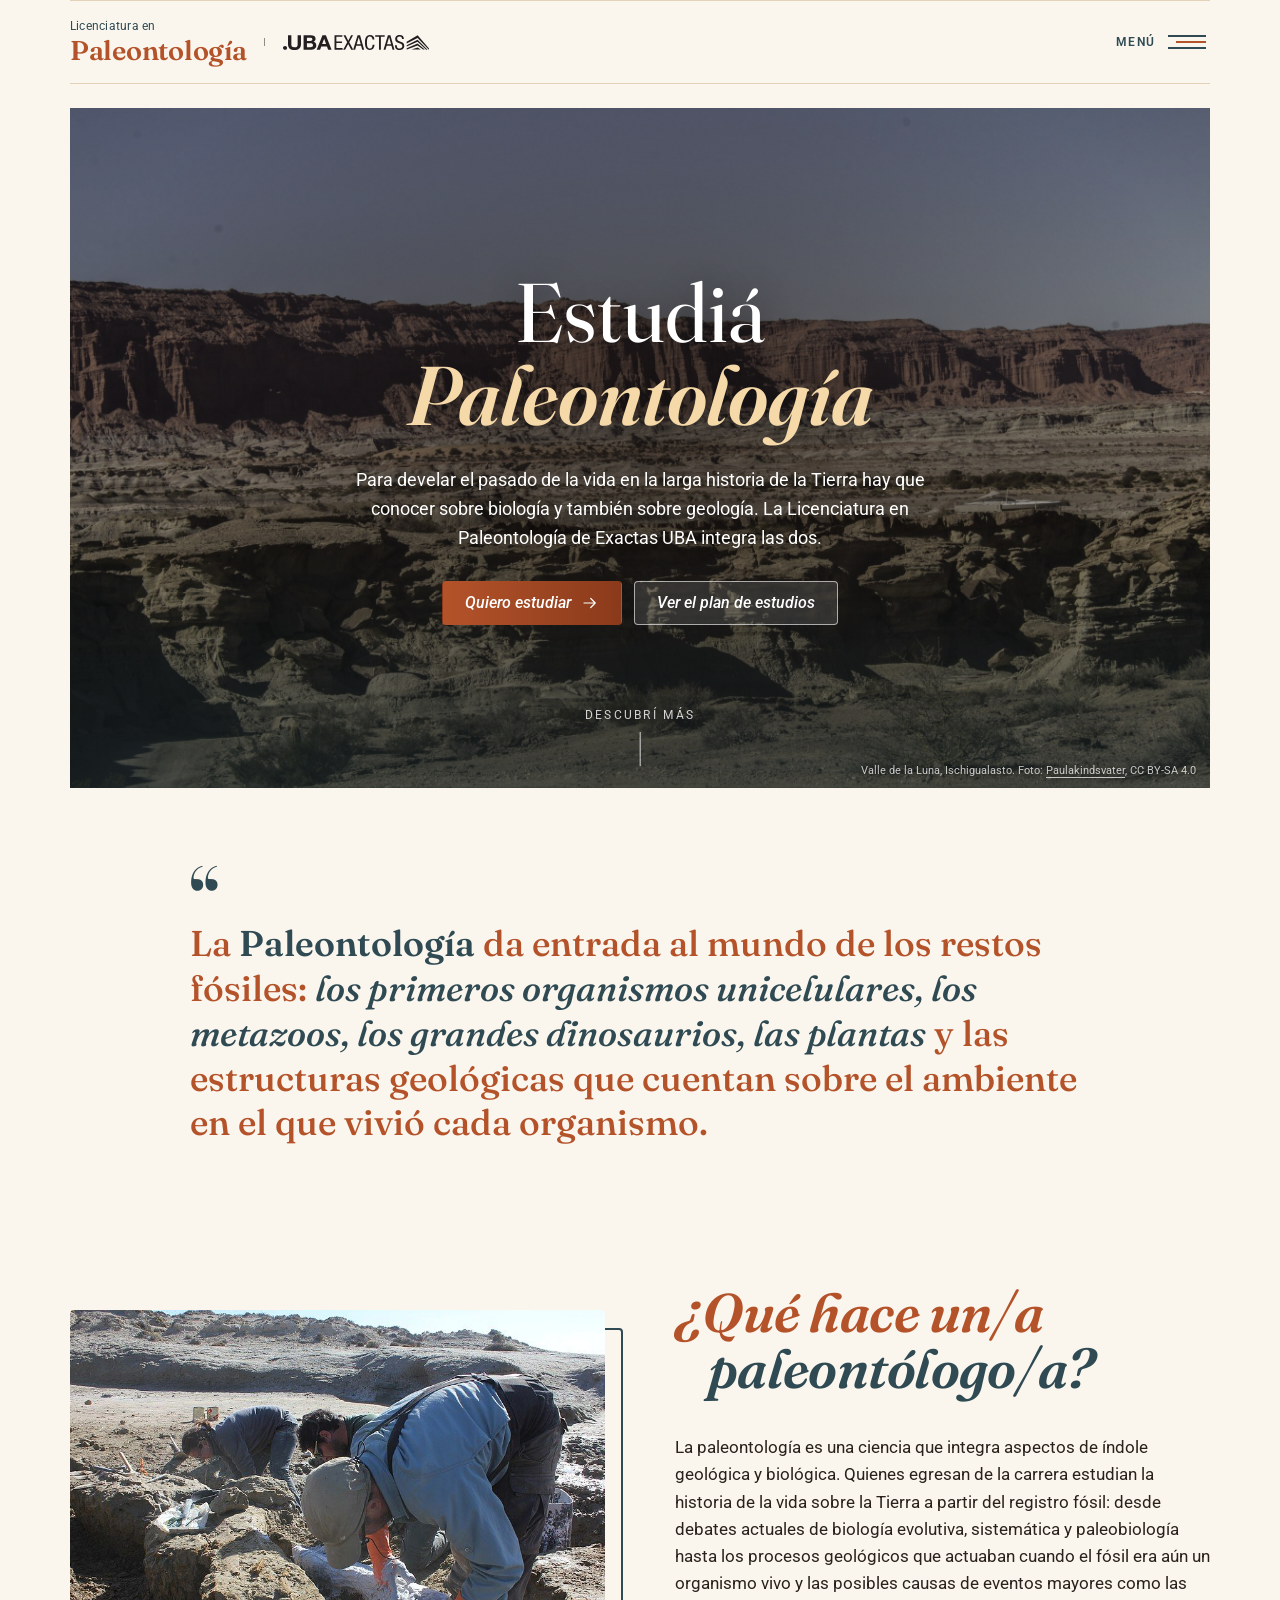
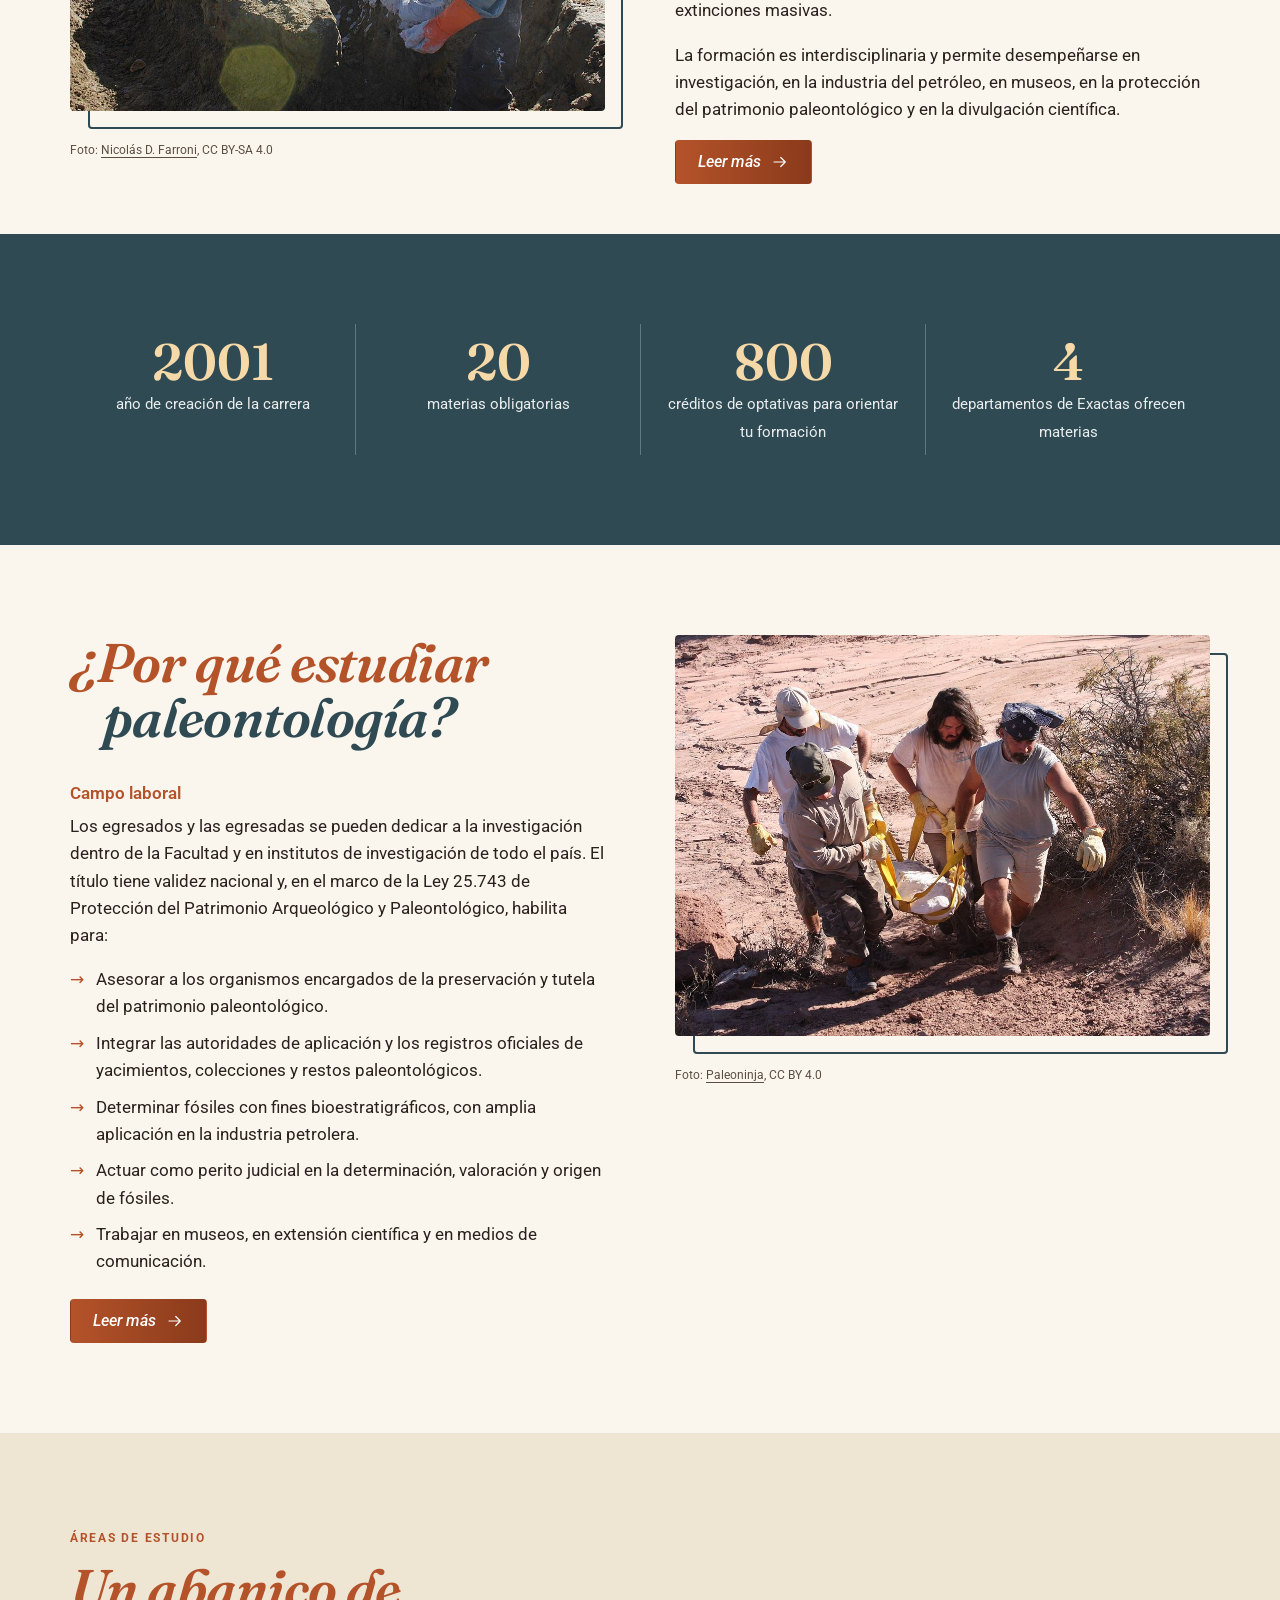
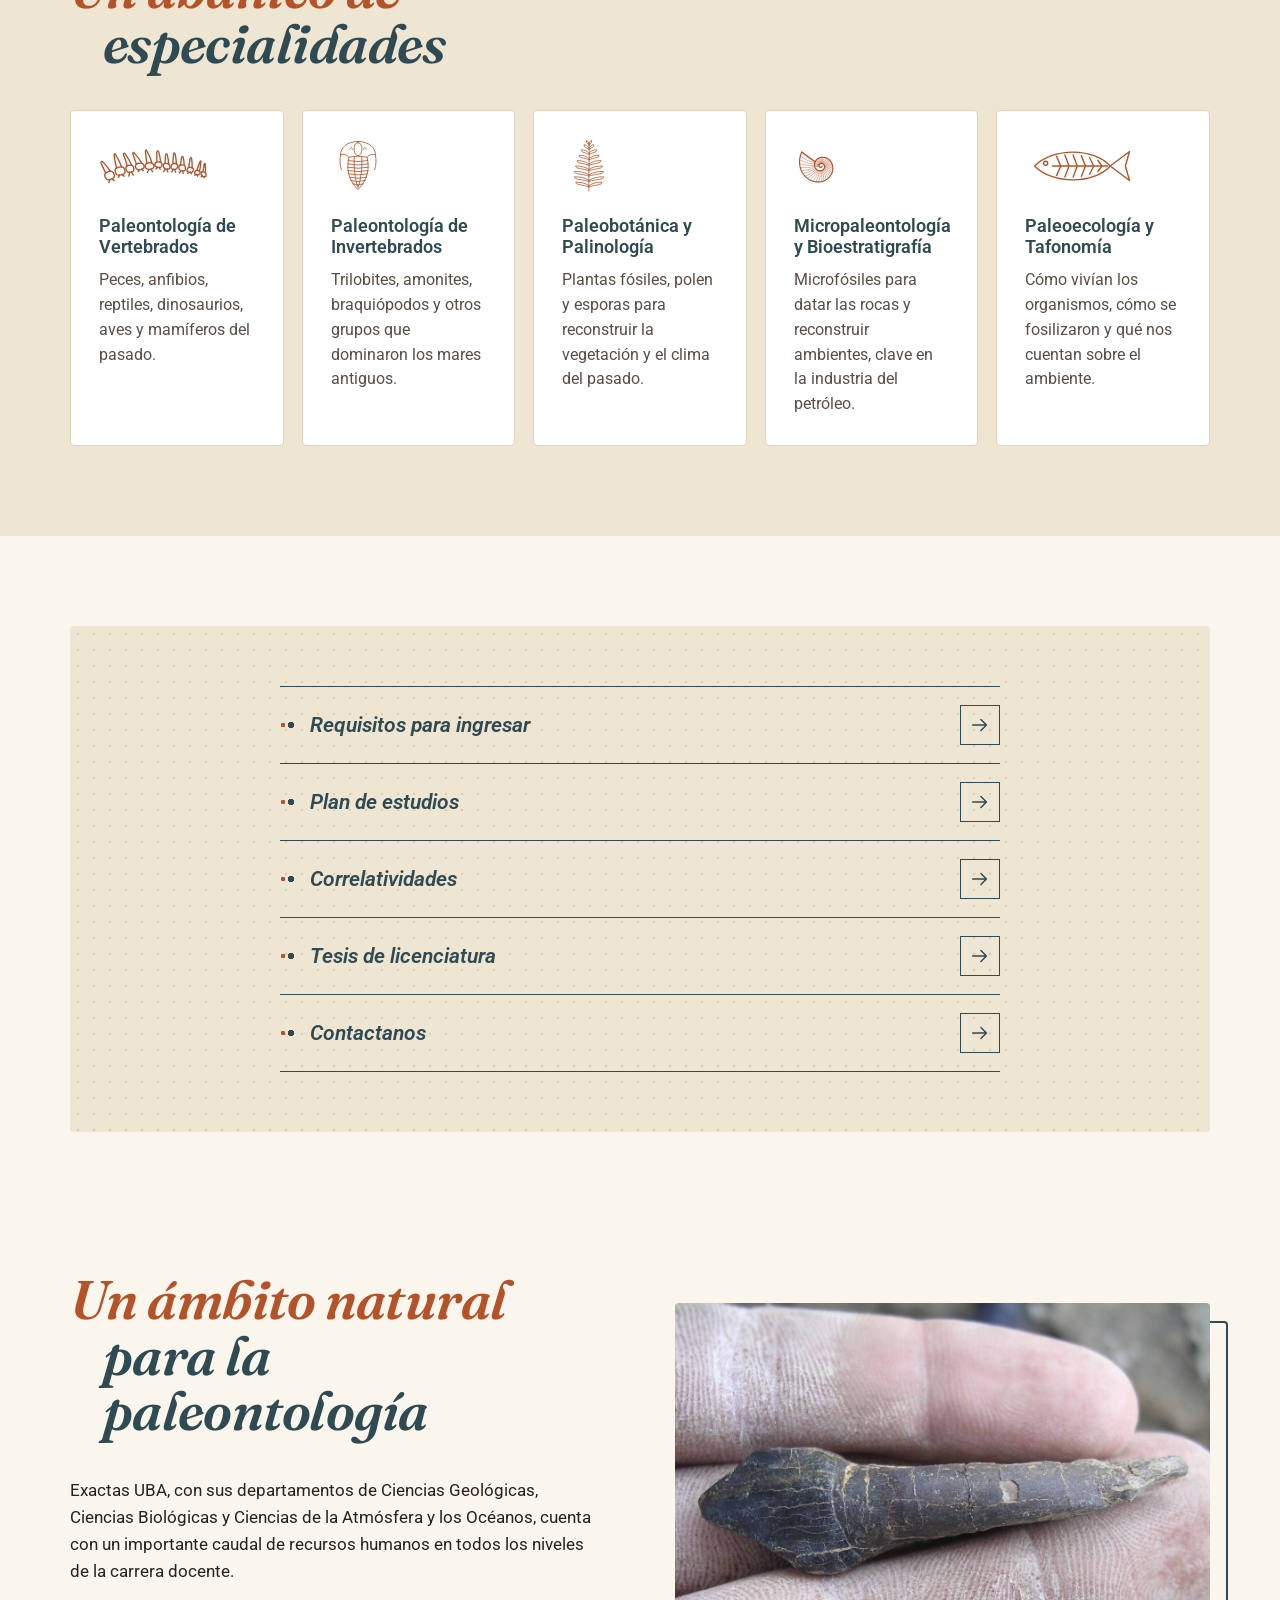
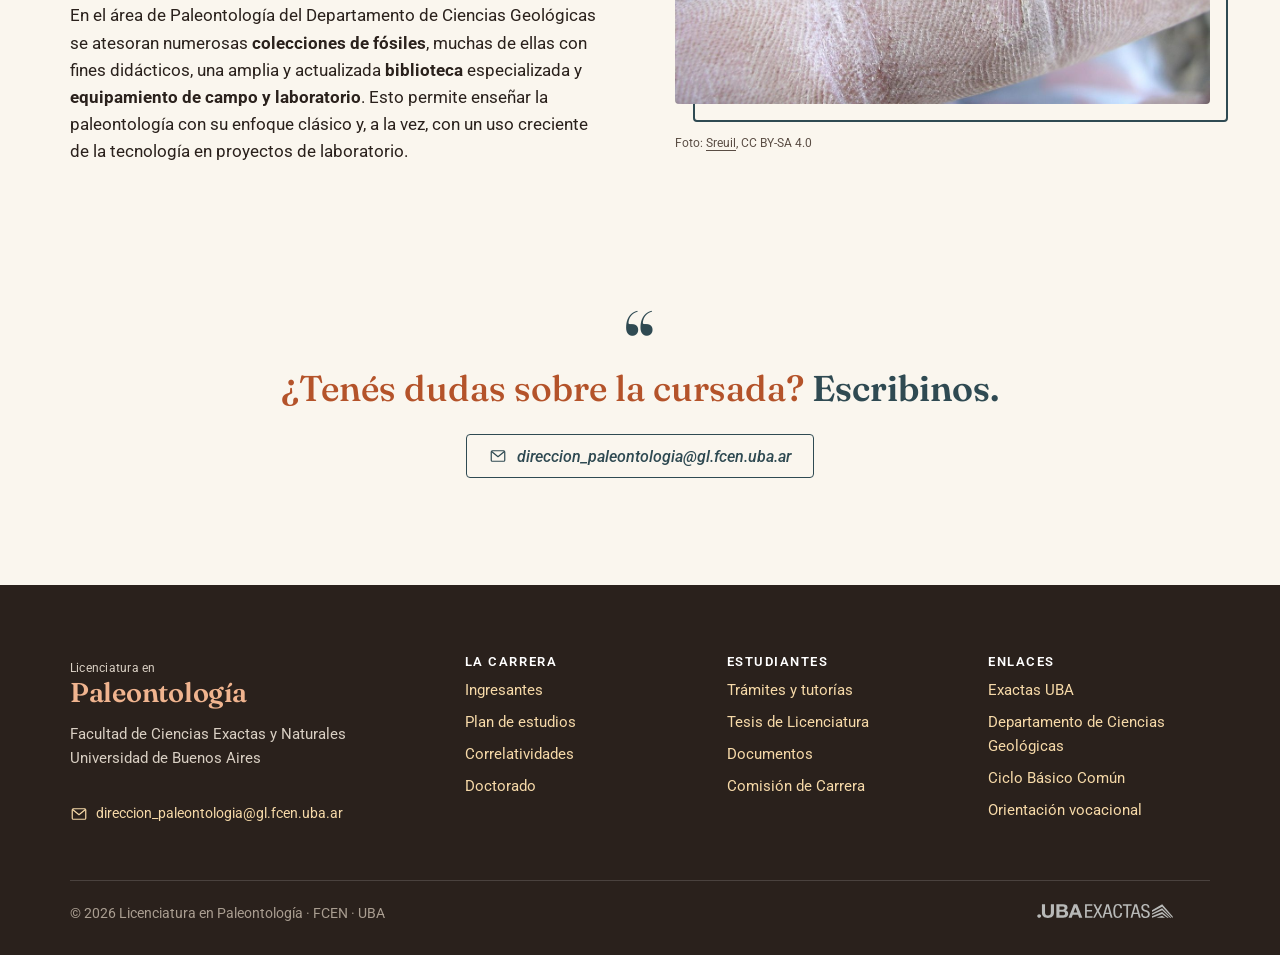
<file: index.html>
<!DOCTYPE html>
<html lang="es" class="no-js">
<head>
	<meta charset="UTF-8">
	<meta name="viewport" content="width=device-width, initial-scale=1.0">
	<title>Licenciatura en Paleontología | UBA Exactas</title>
	<meta name="description" content="Estudiá Paleontología en Exactas UBA: una carrera que integra biología y geología para develar la historia de la vida en la Tierra.">
	<meta property="og:title" content="Licenciatura en Paleontología">
	<meta property="og:description" content="Estudiá Paleontología en Exactas UBA: una carrera que integra biología y geología para develar la historia de la vida en la Tierra.">
	<meta property="og:type" content="website">
	<meta name="twitter:card" content="summary_large_image">
	<meta name="theme-color" content="#b4532a">
	<link rel="preconnect" href="https://fonts.googleapis.com">
	<link rel="preconnect" href="https://fonts.gstatic.com" crossorigin>
	<link href="https://fonts.googleapis.com/css2?family=Fraunces:ital,opsz,wght@0,9..144,400..700;1,9..144,400..700&family=Roboto:ital,wght@0,300..700;1,300..700&display=swap" rel="stylesheet">
	<link rel="stylesheet" href="css/style.css?v=1">
	<link rel="icon" href="imgs/favicon.svg" type="image/svg+xml">
</head>
<body class="index">
<a class="skip-link" href="#contenido">Saltar al contenido</a>
<header class="site-header">
	<div class="container">
		<div class="site-header__inner">
			<div class="logos">
				<a href="index.html" class="wordmark" aria-label="Licenciatura en Paleontología, inicio"><small>Licenciatura en</small><b>Paleontología</b></a>
				<span class="logos__divider" aria-hidden="true"></span>
				<a href="https://exactas.uba.ar/" class="logo-exactas-link"><img src="imgs/exactas.svg" alt="UBA Exactas" class="logo-exactas" width="210" height="22"></a>
			</div>
			<button class="menu-toggle" type="button" aria-expanded="false" aria-controls="menu">
				<span>MENÚ</span>
				<span class="menu-toggle__lines" aria-hidden="true"><i></i><i></i><i></i></span>
			</button>
		</div>
	</div>
</header>
<div class="mega-menu" id="menu" role="dialog" aria-modal="true" aria-label="Menú principal" aria-hidden="true">
	<div class="mega-menu__side">
		<a href="index.html" class="wordmark" aria-label="Licenciatura en Paleontología, inicio"><small>Licenciatura en</small><b>Paleontología</b></a>
		<h4><a href="ingresantes.html">Ingresantes</a></h4>
		<ul>
					<li><a href="ingresantes.html#que-es">¿Qué es la paleontología?</a></li>
					<li><a href="ingresantes.html#por-que">¿Por qué estudiar paleontología?</a></li>
					<li><a href="ingresantes.html#campo-laboral">Campo laboral e incumbencias</a></li>
					<li><a href="ingresantes.html#como-ingresar">Cómo ingresar</a></li>
					<li><a href="archivos/folleto-paleontologia.pdf">Folleto informativo</a></li>
		</ul>
	</div>
	<div class="mega-menu__main">
		<button class="mega-menu__close" type="button" aria-label="Cerrar menú"></button>
		<svg class="mega-menu__fossil" aria-hidden="true"><use href="imgs/fosiles.svg#amonite"/></svg>
		<div class="mega-menu__cols">
			<div class="mega-menu__col">
				<h4><a href="carrera.html">Plan de estudios</a></h4>
				<ul>
					<li><a href="carrera.html#recorrido">Recorrido de la carrera</a></li>
					<li><a href="carrera.html#correlatividades">Correlatividades</a></li>
					<li><a href="carrera.html#obligatorias">Materias obligatorias</a></li>
					<li><a href="carrera.html#orientacion">Optativas y electivas</a></li>
					<li><a href="carrera.html#totales">Carga horaria</a></li>
				</ul>
			</div>
			<div class="mega-menu__col">
				<h4><a href="estudiantes.html">Estudiantes</a></h4>
				<ul>
					<li><a href="estudiantes.html#tutor">Plan de materias y tutor</a></li>
					<li><a href="estudiantes.html#programas">Programas de materias</a></li>
					<li><a href="estudiantes.html#equivalencias">Equivalencias</a></li>
					<li><a href="tesis.html">Tesis de Licenciatura</a></li>
					<li><a href="tesis.html#premio-camacho">Premio Camacho</a></li>
				</ul>
			</div>
			<div class="mega-menu__col">
				<h4><a href="comision.html">Institucional</a></h4>
				<ul>
					<li><a href="comision.html">Comisión de Carrera</a></li>
					<li><a href="comision.html#actas">Actas de reuniones</a></li>
					<li><a href="documentos.html">Documentos y reglamentos</a></li>
					<li><a href="doctorado.html">Doctorado en Paleontología</a></li>
					<li><a href="documentos.html#enlaces">Enlaces</a></li>
				</ul>
			</div>
		</div>
	</div>
</div>
<main id="contenido">
<section class="hero">
	<div class="container">
		<div class="hero__frame">
			<img class="hero__photo" src="imgs/fotos/hero-ischigualasto.jpg" alt="" width="2400" height="1600" fetchpriority="high">
			<div class="hero__content">
				<h1>Estudiá <em>Paleontología</em></h1>
				<p>Para develar el pasado de la vida en la larga historia de la Tierra hay que conocer sobre biología y también sobre geología. La Licenciatura en Paleontología de Exactas UBA integra las dos.</p>
				<div class="hero__cta">
					<a class="btn btn--primary" href="ingresantes.html">Quiero estudiar <svg aria-hidden="true"><use href="imgs/fosiles.svg#flecha"/></svg></a>
					<a class="btn btn--light" href="carrera.html">Ver el plan de estudios</a>
				</div>
			</div>
			<a class="hero__scroll" href="#intro">Descubrí más</a>
			<p class="hero__credit">Valle de la Luna, Ischigualasto. Foto: <a href="https://commons.wikimedia.org/wiki/File:Vista_del_valle_de_la_luna.jpg">Paulakindsvater</a>, CC BY-SA 4.0</p>
		</div>
	</div>
</section>

<section class="section" id="intro">
	<div class="container">
		<p class="quote reveal">La <b>Paleontología</b> da entrada al mundo de los restos fósiles: <em>los primeros organismos unicelulares, los metazoos, los grandes dinosaurios, las plantas</em> y las estructuras geológicas que cuentan sobre el ambiente en el que vivió cada organismo.</p>
	</div>
</section>

<section class="section section--tight">
	<div class="container">
		<div class="split">
			<div class="reveal offset-frame"><figure class="figure-photo"><img src="imgs/fotos/campo-embochonando.jpg" alt="Paleontólogos protegiendo un fósil con un bochón de yeso durante una excavación" width="960" height="640" loading="lazy"><figcaption>Foto: <a href="https://commons.wikimedia.org/wiki/File:Embochonando.jpg">Nicolás D. Farroni</a>, CC BY-SA 4.0</figcaption></figure></div>
			<div class="reveal">
				<h2 class="title-duo"><span>¿Qué hace un/a</span><strong>paleontólogo/a?</strong></h2>
				<p>La paleontología es una ciencia que integra aspectos de índole geológica y biológica. Quienes egresan de la carrera estudian la historia de la vida sobre la Tierra a partir del registro fósil: desde debates actuales de biología evolutiva, sistemática y paleobiología hasta los procesos geológicos que actuaban cuando el fósil era aún un organismo vivo y las posibles causas de eventos mayores como las extinciones masivas.</p>
				<p>La formación es interdisciplinaria y permite desempeñarse en investigación, en la industria del petróleo, en museos, en la protección del patrimonio paleontológico y en la divulgación científica.</p>
				<a class="btn btn--primary" href="ingresantes.html#que-es">Leer más <svg aria-hidden="true"><use href="imgs/fosiles.svg#flecha"/></svg></a>
			</div>
		</div>
	</div>
</section>

<section class="section section--slate">
	<div class="container">
		<div class="stats reveal">
			<div class="stat"><span class="stat__num">2001</span><span class="stat__label">año de creación de la carrera</span></div>
			<div class="stat"><span class="stat__num">20</span><span class="stat__label">materias obligatorias</span></div>
			<div class="stat"><span class="stat__num">800</span><span class="stat__label">créditos de optativas para orientar tu formación</span></div>
			<div class="stat"><span class="stat__num">4</span><span class="stat__label">departamentos de Exactas ofrecen materias</span></div>
		</div>
	</div>
</section>

<section class="section">
	<div class="container">
		<div class="split split--reverse split--top">
			<div class="reveal offset-frame"><figure class="figure-photo"><img src="imgs/fotos/campo-acarreando.jpg" alt="Paleontólogos transportando un hueso de dinosaurio protegido con yeso" width="1200" height="801" loading="lazy"><figcaption>Foto: <a href="https://commons.wikimedia.org/wiki/File:Acarreando_huesos_de_dinosaurio.jpg">Paleoninja</a>, CC BY 4.0</figcaption></figure></div>
			<div class="reveal">
				<h2 class="title-duo"><span>¿Por qué estudiar</span><strong>paleontología?</strong></h2>
				<h3 class="c-terracotta" style="font-size:1.05rem">Campo laboral</h3>
				<p>Los egresados y las egresadas se pueden dedicar a la investigación dentro de la Facultad y en institutos de investigación de todo el país. El título tiene validez nacional y, en el marco de la Ley 25.743 de Protección del Patrimonio Arqueológico y Paleontológico, habilita para:</p>
				<ul class="arrow-list">
					<li>Asesorar a los organismos encargados de la preservación y tutela del patrimonio paleontológico.</li>
					<li>Integrar las autoridades de aplicación y los registros oficiales de yacimientos, colecciones y restos paleontológicos.</li>
					<li>Determinar fósiles con fines bioestratigráficos, con amplia aplicación en la industria petrolera.</li>
					<li>Actuar como perito judicial en la determinación, valoración y origen de fósiles.</li>
					<li>Trabajar en museos, en extensión científica y en medios de comunicación.</li>
				</ul>
				<a class="btn btn--primary" href="ingresantes.html#campo-laboral">Leer más <svg aria-hidden="true"><use href="imgs/fosiles.svg#flecha"/></svg></a>
			</div>
		</div>
	</div>
</section>

<section class="section section--sand">
	<div class="container">
		<span class="eyebrow">Áreas de estudio</span>
		<h2 class="title-duo reveal"><span>Un abanico de</span><strong>especialidades</strong></h2>
		<div class="cards cards--compact">
			<div class="card reveal"><svg aria-hidden="true" class="card__icon card__icon--wide"><use href="imgs/fosiles.svg#columna"/></svg><h3>Paleontología de Vertebrados</h3><p>Peces, anfibios, reptiles, dinosaurios, aves y mamíferos del pasado.</p></div>
			<div class="card reveal"><svg aria-hidden="true" class="card__icon"><use href="imgs/fosiles.svg#trilobite"/></svg><h3>Paleontología de Invertebrados</h3><p>Trilobites, amonites, braquiópodos y otros grupos que dominaron los mares antiguos.</p></div>
			<div class="card reveal"><svg aria-hidden="true" class="card__icon"><use href="imgs/fosiles.svg#helecho"/></svg><h3>Paleobotánica y Palinología</h3><p>Plantas fósiles, polen y esporas para reconstruir la vegetación y el clima del pasado.</p></div>
			<div class="card reveal"><svg aria-hidden="true" class="card__icon"><use href="imgs/fosiles.svg#amonite"/></svg><h3>Micropaleontología y Bioestratigrafía</h3><p>Microfósiles para datar las rocas y reconstruir ambientes, clave en la industria del petróleo.</p></div>
			<div class="card reveal"><svg aria-hidden="true" class="card__icon card__icon--wide"><use href="imgs/fosiles.svg#pez"/></svg><h3>Paleoecología y Tafonomía</h3><p>Cómo vivían los organismos, cómo se fosilizaron y qué nos cuentan sobre el ambiente.</p></div>
		</div>
	</div>
</section>

<section class="section">
	<div class="container">
		<div class="quick-links reveal">
			<ul>
				<li><a href="ingresantes.html#como-ingresar">Requisitos para ingresar <span class="box"><svg aria-hidden="true"><use href="imgs/fosiles.svg#flecha"/></svg></span></a></li>
				<li><a href="carrera.html">Plan de estudios <span class="box"><svg aria-hidden="true"><use href="imgs/fosiles.svg#flecha"/></svg></span></a></li>
				<li><a href="carrera.html#correlatividades">Correlatividades <span class="box"><svg aria-hidden="true"><use href="imgs/fosiles.svg#flecha"/></svg></span></a></li>
				<li><a href="tesis.html">Tesis de licenciatura <span class="box"><svg aria-hidden="true"><use href="imgs/fosiles.svg#flecha"/></svg></span></a></li>
				<li><a href="mailto:direccion_paleontologia@gl.fcen.uba.ar">Contactanos <span class="box"><svg aria-hidden="true"><use href="imgs/fosiles.svg#flecha"/></svg></span></a></li>
			</ul>
		</div>
	</div>
</section>

<section class="section section--tight">
	<div class="container">
		<div class="split">
			<div class="reveal">
				<h2 class="title-duo"><span>Un ámbito natural</span><strong>para la paleontología</strong></h2>
				<p>Exactas UBA, con sus departamentos de Ciencias Geológicas, Ciencias Biológicas y Ciencias de la Atmósfera y los Océanos, cuenta con un importante caudal de recursos humanos en todos los niveles de la carrera docente.</p>
				<p>En el área de Paleontología del Departamento de Ciencias Geológicas se atesoran numerosas <strong>colecciones de fósiles</strong>, muchas de ellas con fines didácticos, una amplia y actualizada <strong>biblioteca</strong> especializada y <strong>equipamiento de campo y laboratorio</strong>. Esto permite enseñar la paleontología con su enfoque clásico y, a la vez, con un uso creciente de la tecnología en proyectos de laboratorio.</p>
			</div>
			<div class="reveal offset-frame"><figure class="figure-photo"><img src="imgs/fotos/fosil-bagualia.jpg" alt="Diente fósil de Bagualia hallado en la excavación del holotipo" width="1200" height="900" loading="lazy"><figcaption>Foto: <a href="https://commons.wikimedia.org/wiki/File:Bagualia_teeth_at_the_excavation_site.jpg">Sreuil</a>, CC BY-SA 4.0</figcaption></figure></div>
		</div>
	</div>
</section>

<section class="section">
	<div class="container">
		<p class="quote reveal" style="text-align:center">¿Tenés dudas sobre la cursada? <b>Escribinos.</b></p>
		<p style="text-align:center;margin-top:24px" class="reveal"><a class="btn btn--outline" href="mailto:direccion_paleontologia@gl.fcen.uba.ar"><svg aria-hidden="true"><use href="imgs/fosiles.svg#mail"/></svg>direccion_paleontologia@<wbr>gl.fcen.uba.ar</a></p>
	</div>
</section>

</main>
<footer class="site-footer">
	<div class="container">
		<div class="footer-grid">
			<div>
				<a href="index.html" class="wordmark" aria-label="Licenciatura en Paleontología, inicio"><small>Licenciatura en</small><b>Paleontología</b></a>
				<p style="margin-top:16px">Facultad de Ciencias Exactas y Naturales<br>Universidad de Buenos Aires</p>
				<a class="footer-contact" href="mailto:direccion_paleontologia@gl.fcen.uba.ar"><svg aria-hidden="true"><use href="imgs/fosiles.svg#mail"/></svg>direccion_paleontologia@<wbr>gl.fcen.uba.ar</a>
			</div>
			<div>
				<h4>La carrera</h4>
				<ul>
					<li><a href="ingresantes.html">Ingresantes</a></li>
					<li><a href="carrera.html">Plan de estudios</a></li>
					<li><a href="carrera.html#correlatividades">Correlatividades</a></li>
					<li><a href="doctorado.html">Doctorado</a></li>
				</ul>
			</div>
			<div>
				<h4>Estudiantes</h4>
				<ul>
					<li><a href="estudiantes.html">Trámites y tutorías</a></li>
					<li><a href="tesis.html">Tesis de Licenciatura</a></li>
					<li><a href="documentos.html">Documentos</a></li>
					<li><a href="comision.html">Comisión de Carrera</a></li>
				</ul>
			</div>
			<div>
				<h4>Enlaces</h4>
				<ul>
					<li><a href="https://exactas.uba.ar/">Exactas UBA</a></li>
					<li><a href="http://www.gl.fcen.uba.ar/">Departamento de Ciencias Geológicas</a></li>
					<li><a href="https://www.cbc.uba.ar/">Ciclo Básico Común</a></li>
					<li><a href="https://exactas.uba.ar/extension/ov/">Orientación vocacional</a></li>
				</ul>
			</div>
		</div>
		<div class="footer-bottom">
			<span>© <span data-year>2026</span> Licenciatura en Paleontología · FCEN · UBA</span>
			<a href="https://exactas.uba.ar/"><img src="imgs/exactas.svg" alt="UBA Exactas" width="210" height="22"></a>
		</div>
	</div>
</footer>
<script src="js/main.js?v=1"></script>
</body>
</html>
</file>
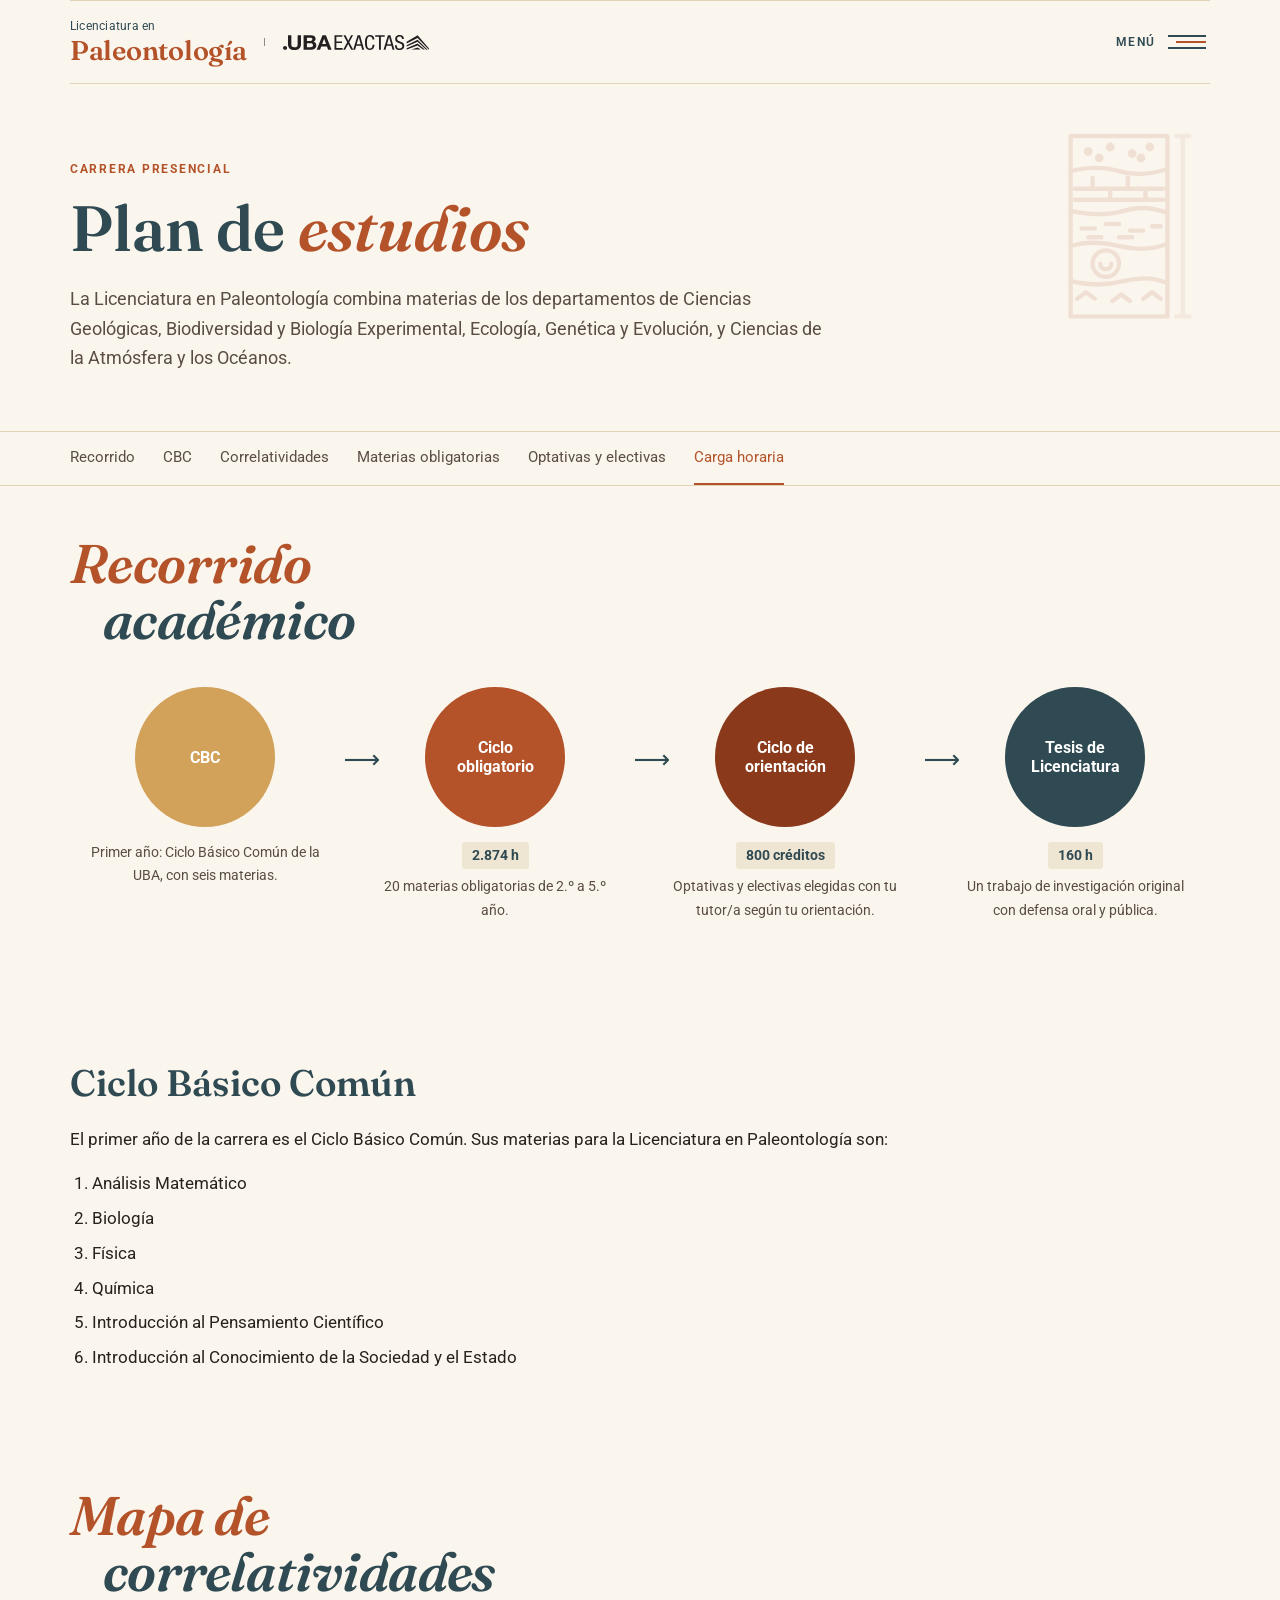
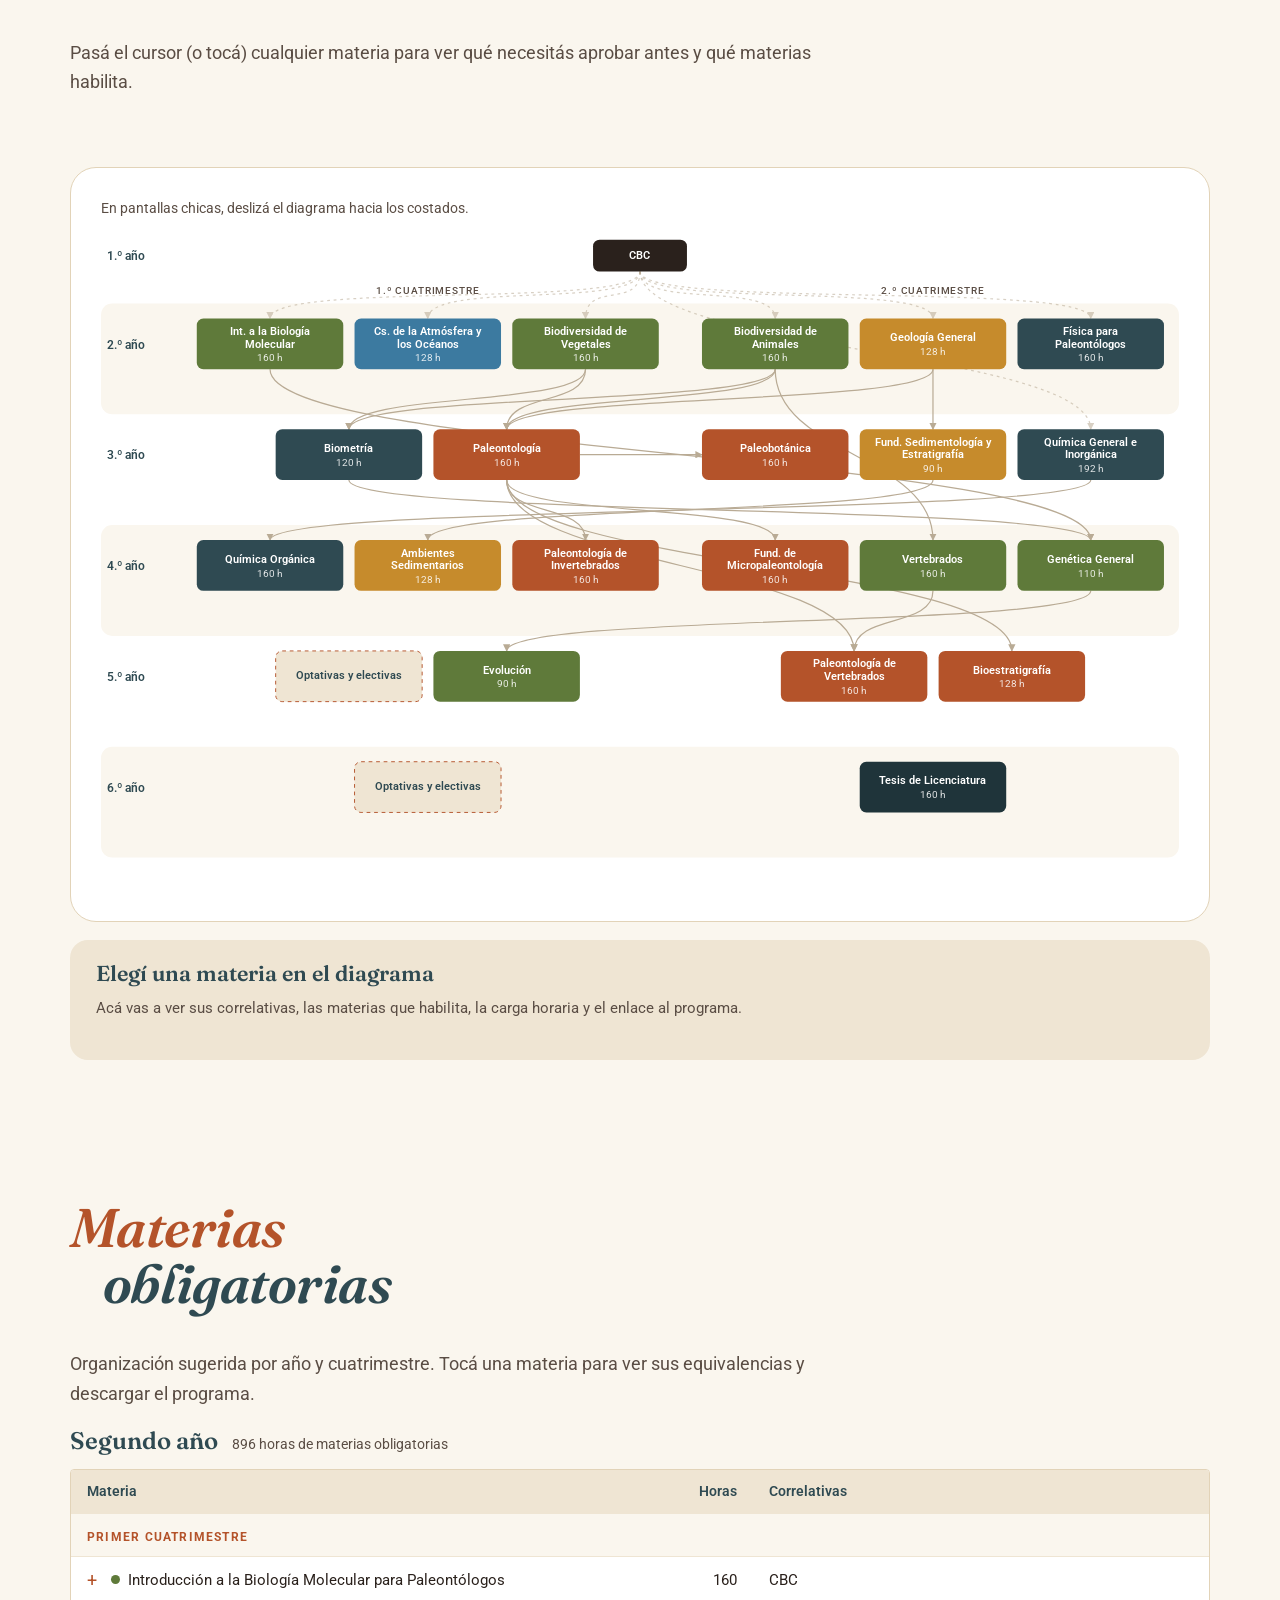
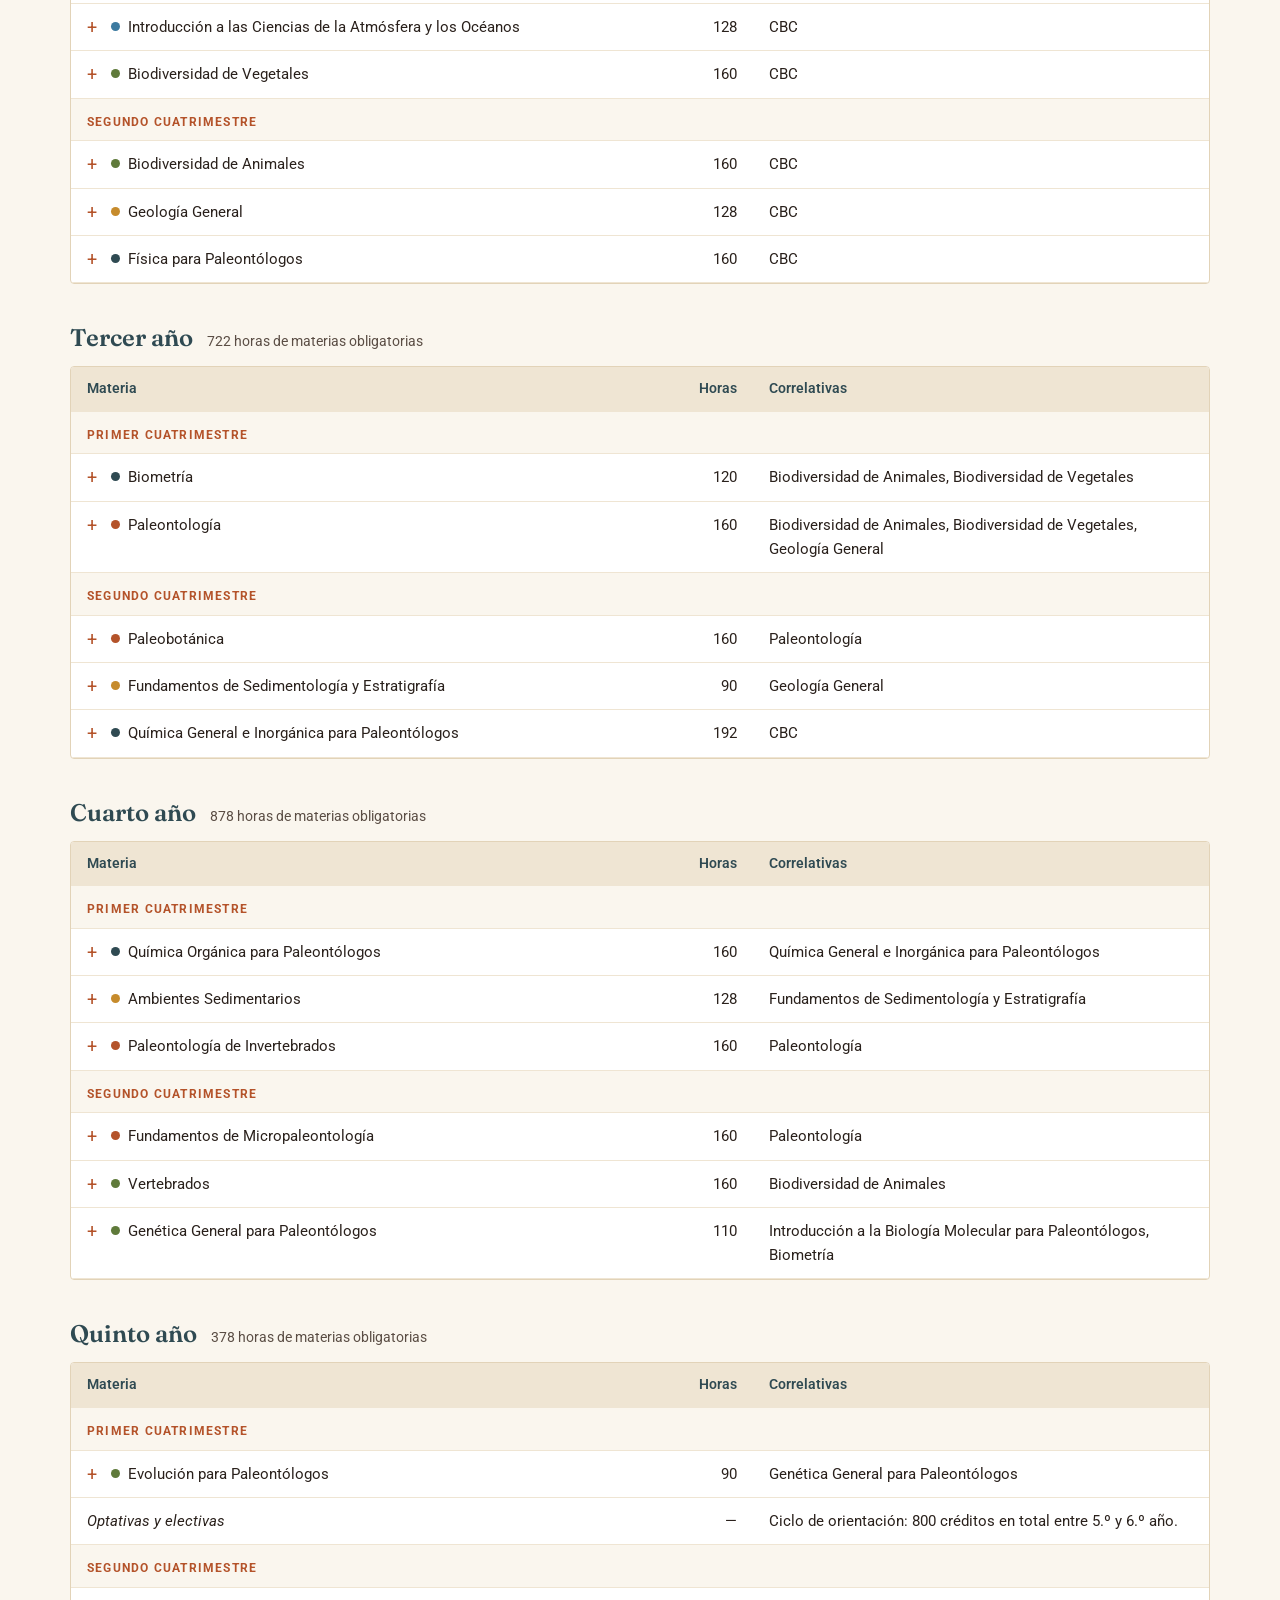
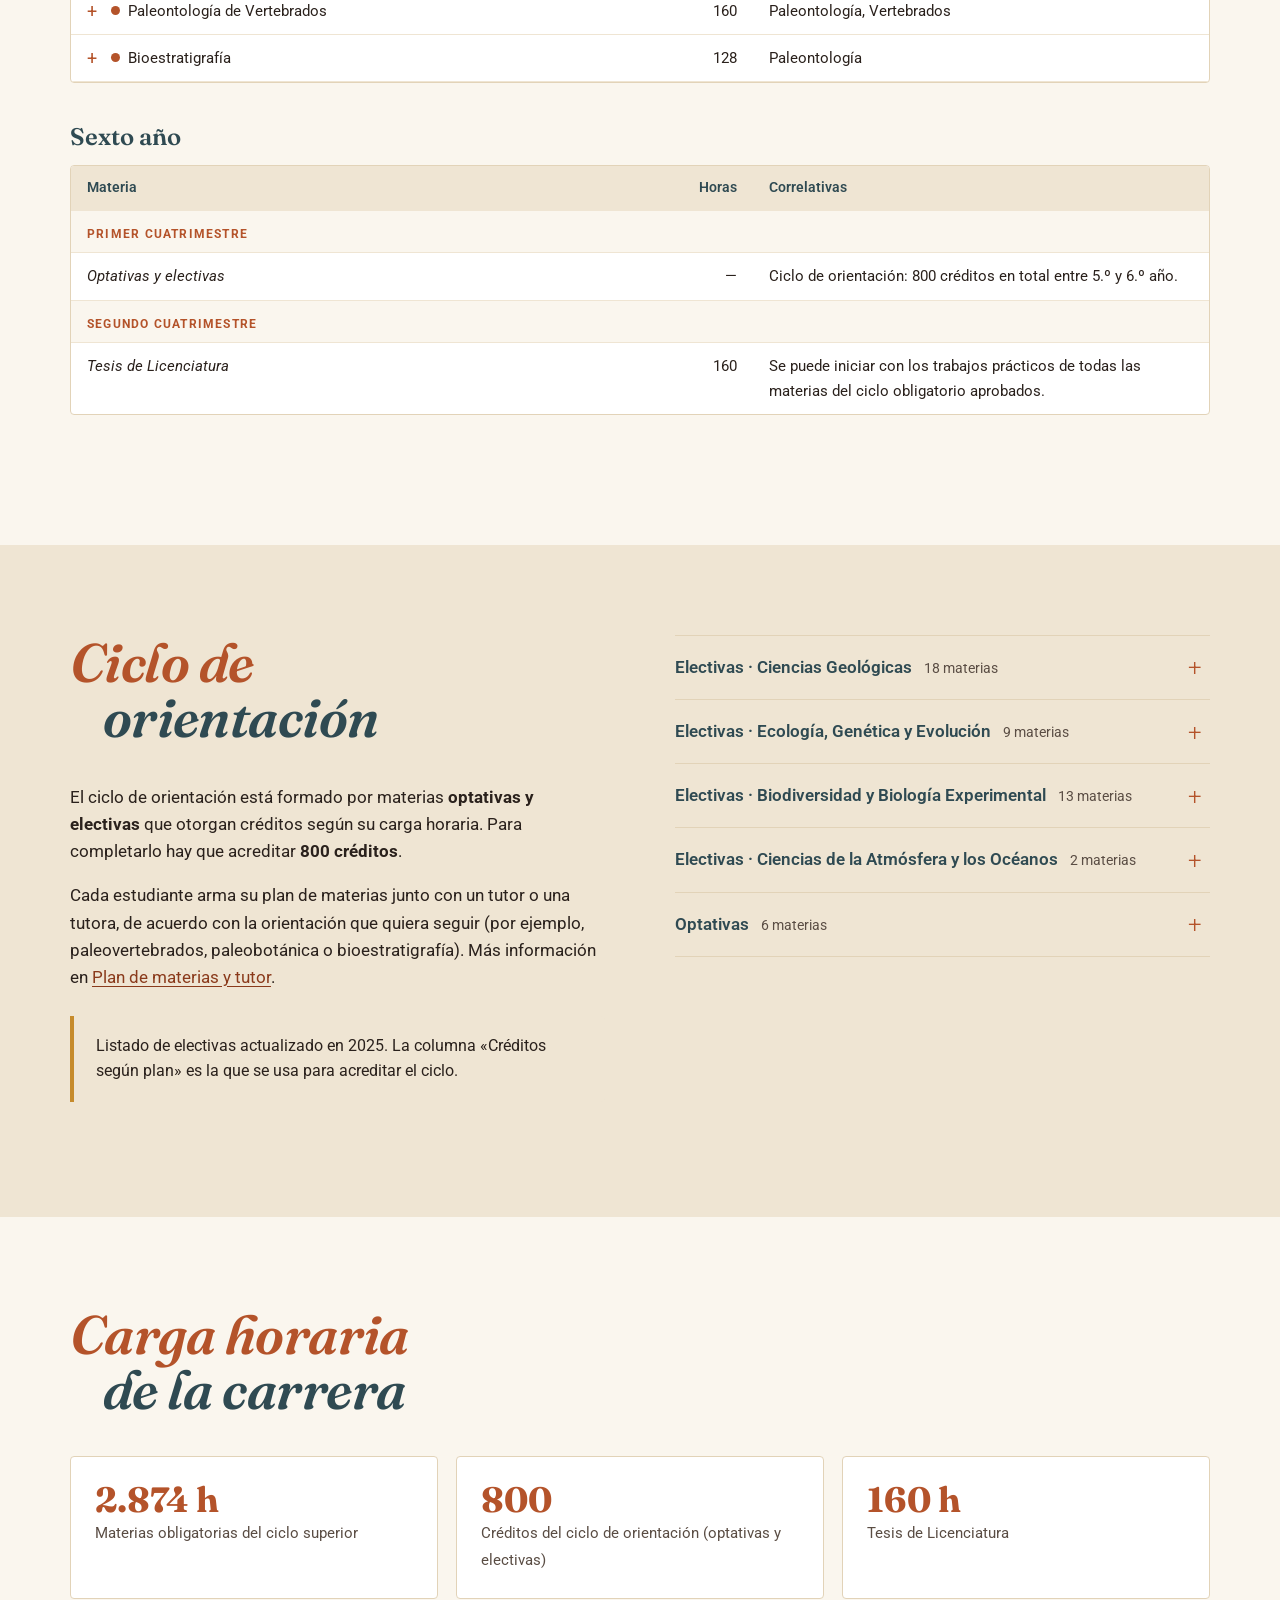
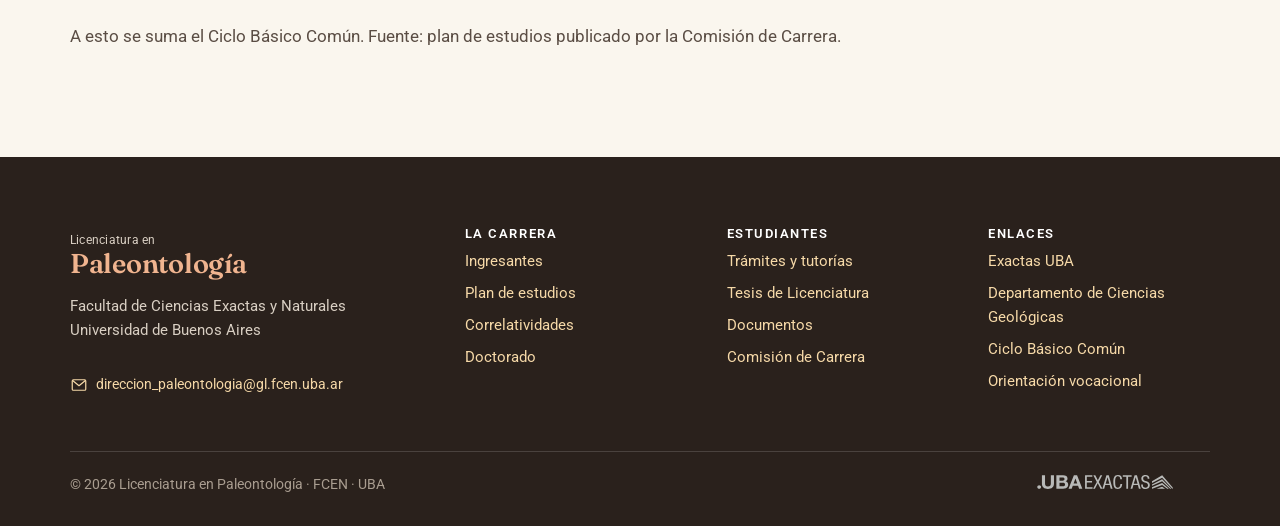
<file: carrera.html>
<!DOCTYPE html>
<html lang="es" class="no-js">
<head>
	<meta charset="UTF-8">
	<meta name="viewport" content="width=device-width, initial-scale=1.0">
	<title>Plan de estudios | Licenciatura en Paleontología | UBA Exactas</title>
	<meta name="description" content="Plan de estudios de la Licenciatura en Paleontología: materias obligatorias, correlatividades, optativas, electivas y carga horaria.">
	<meta property="og:title" content="Plan de estudios | Licenciatura en Paleontología | UBA Exactas">
	<meta property="og:description" content="Plan de estudios de la Licenciatura en Paleontología: materias obligatorias, correlatividades, optativas, electivas y carga horaria.">
	<meta property="og:type" content="website">
	<meta name="twitter:card" content="summary_large_image">
	<meta name="theme-color" content="#b4532a">
	<link rel="preconnect" href="https://fonts.googleapis.com">
	<link rel="preconnect" href="https://fonts.gstatic.com" crossorigin>
	<link href="https://fonts.googleapis.com/css2?family=Fraunces:ital,opsz,wght@0,9..144,400..700;1,9..144,400..700&family=Roboto:ital,wght@0,300..700;1,300..700&display=swap" rel="stylesheet">
	<link rel="stylesheet" href="css/style.css?v=1">
	<link rel="icon" href="imgs/favicon.svg" type="image/svg+xml">
</head>
<body class="carrera">
<a class="skip-link" href="#contenido">Saltar al contenido</a>
<header class="site-header">
	<div class="container">
		<div class="site-header__inner">
			<div class="logos">
				<a href="index.html" class="wordmark" aria-label="Licenciatura en Paleontología, inicio"><small>Licenciatura en</small><b>Paleontología</b></a>
				<span class="logos__divider" aria-hidden="true"></span>
				<a href="https://exactas.uba.ar/" class="logo-exactas-link"><img src="imgs/exactas.svg" alt="UBA Exactas" class="logo-exactas" width="210" height="22"></a>
			</div>
			<button class="menu-toggle" type="button" aria-expanded="false" aria-controls="menu">
				<span>MENÚ</span>
				<span class="menu-toggle__lines" aria-hidden="true"><i></i><i></i><i></i></span>
			</button>
		</div>
	</div>
</header>
<div class="mega-menu" id="menu" role="dialog" aria-modal="true" aria-label="Menú principal" aria-hidden="true">
	<div class="mega-menu__side">
		<a href="index.html" class="wordmark" aria-label="Licenciatura en Paleontología, inicio"><small>Licenciatura en</small><b>Paleontología</b></a>
		<h4><a href="ingresantes.html">Ingresantes</a></h4>
		<ul>
					<li><a href="ingresantes.html#que-es">¿Qué es la paleontología?</a></li>
					<li><a href="ingresantes.html#por-que">¿Por qué estudiar paleontología?</a></li>
					<li><a href="ingresantes.html#campo-laboral">Campo laboral e incumbencias</a></li>
					<li><a href="ingresantes.html#como-ingresar">Cómo ingresar</a></li>
					<li><a href="archivos/folleto-paleontologia.pdf">Folleto informativo</a></li>
		</ul>
	</div>
	<div class="mega-menu__main">
		<button class="mega-menu__close" type="button" aria-label="Cerrar menú"></button>
		<svg class="mega-menu__fossil" aria-hidden="true"><use href="imgs/fosiles.svg#amonite"/></svg>
		<div class="mega-menu__cols">
			<div class="mega-menu__col">
				<h4><a href="carrera.html">Plan de estudios</a></h4>
				<ul>
					<li><a href="carrera.html#recorrido">Recorrido de la carrera</a></li>
					<li><a href="carrera.html#correlatividades">Correlatividades</a></li>
					<li><a href="carrera.html#obligatorias">Materias obligatorias</a></li>
					<li><a href="carrera.html#orientacion">Optativas y electivas</a></li>
					<li><a href="carrera.html#totales">Carga horaria</a></li>
				</ul>
			</div>
			<div class="mega-menu__col">
				<h4><a href="estudiantes.html">Estudiantes</a></h4>
				<ul>
					<li><a href="estudiantes.html#tutor">Plan de materias y tutor</a></li>
					<li><a href="estudiantes.html#programas">Programas de materias</a></li>
					<li><a href="estudiantes.html#equivalencias">Equivalencias</a></li>
					<li><a href="tesis.html">Tesis de Licenciatura</a></li>
					<li><a href="tesis.html#premio-camacho">Premio Camacho</a></li>
				</ul>
			</div>
			<div class="mega-menu__col">
				<h4><a href="comision.html">Institucional</a></h4>
				<ul>
					<li><a href="comision.html">Comisión de Carrera</a></li>
					<li><a href="comision.html#actas">Actas de reuniones</a></li>
					<li><a href="documentos.html">Documentos y reglamentos</a></li>
					<li><a href="doctorado.html">Doctorado en Paleontología</a></li>
					<li><a href="documentos.html#enlaces">Enlaces</a></li>
				</ul>
			</div>
		</div>
	</div>
</div>
<main id="contenido">
<section class="page-hero">
	<svg class="page-hero__fossil" aria-hidden="true"><use href="imgs/fosiles.svg#estratos"/></svg>
	<div class="container">
		<span class="eyebrow">Carrera presencial</span>
		<h1>Plan de <em>estudios</em></h1>
		<p class="lead">La Licenciatura en Paleontología combina materias de los departamentos de Ciencias Geológicas, Biodiversidad y Biología Experimental, Ecología, Genética y Evolución, y Ciencias de la Atmósfera y los Océanos.</p>
	</div>
</section>
<nav class="page-index" aria-label="En esta página"><div class="container"><ul><li><a href="#recorrido">Recorrido</a></li><li><a href="#cbc">CBC</a></li><li><a href="#correlatividades">Correlatividades</a></li><li><a href="#obligatorias">Materias obligatorias</a></li><li><a href="#orientacion">Optativas y electivas</a></li><li><a href="#totales">Carga horaria</a></li></ul></div></nav>

<section class="section section--tight" id="recorrido">
	<div class="container">
		<h2 class="title-duo reveal"><span>Recorrido</span><strong>académico</strong></h2>
		<div class="journey reveal">
			<div class="journey__step"><div class="journey__circle">CBC</div><p>Primer año: Ciclo Básico Común de la UBA, con seis materias.</p></div>
			<div class="journey__step"><div class="journey__circle">Ciclo obligatorio</div><span class="journey__hours"><span data-total-obligatorias>2.874</span> h</span><p><span data-cant-obligatorias>20</span> materias obligatorias de 2.º a 5.º año.</p></div>
			<div class="journey__step"><div class="journey__circle">Ciclo de orientación</div><span class="journey__hours">800 créditos</span><p>Optativas y electivas elegidas con tu tutor/a según tu orientación.</p></div>
			<div class="journey__step"><div class="journey__circle">Tesis de Licenciatura</div><span class="journey__hours">160 h</span><p>Un trabajo de investigación original con defensa oral y pública.</p></div>
		</div>
	</div>
</section>

<section class="section section--tight" id="cbc">
	<div class="container">
		<div class="prose reveal">
			<h2>Ciclo Básico Común</h2>
			<p>El primer año de la carrera es el Ciclo Básico Común. Sus materias para la Licenciatura en Paleontología son:</p>
			<ol>
				<li>Análisis Matemático</li>
				<li>Biología</li>
				<li>Física</li>
				<li>Química</li>
				<li>Introducción al Pensamiento Científico</li>
				<li>Introducción al Conocimiento de la Sociedad y el Estado</li>
			</ol>
		</div>
	</div>
</section>

<section class="section section--tight" id="correlatividades">
	<div class="container">
		<h2 class="title-duo reveal"><span>Mapa de</span><strong>correlatividades</strong></h2>
		<p class="lead reveal" style="max-width:780px">Pasá el cursor (o tocá) cualquier materia para ver qué necesitás aprobar antes y qué materias habilita.</p>
		<ul class="legend reveal"><li><i style="background:#b4532a"></i>Paleontología</li><li><i style="background:#c68b2c"></i>Geología</li><li><i style="background:#5f7a3a"></i>Biología</li><li><i style="background:#2f4a52"></i>Química, física y matemática</li><li><i style="background:#3c7aa0"></i>Ciencias de la atmósfera y los océanos</li><li><i style="background:#efe5d3;border:1px dashed #b4532a"></i>Optativas y electivas</li></ul>
		<div class="diagram-layout">
			<div class="diagram-wrap">
				<p class="diagram-hint">En pantallas chicas, deslizá el diagrama hacia los costados.</p>
				<svg id="plan-diagram" role="group" aria-label="Diagrama de correlatividades del plan de estudios"></svg>
			</div>
			<aside class="plan-panel" id="plan-panel" aria-live="polite">
				<h3>Elegí una materia en el diagrama</h3>
				<p class="empty">Acá vas a ver sus correlativas, las materias que habilita, la carga horaria y el enlace al programa.</p>
			</aside>
		</div>
	</div>
</section>

<section class="section" id="obligatorias">
	<div class="container">
		<h2 class="title-duo reveal"><span>Materias</span><strong>obligatorias</strong></h2>
		<p class="lead reveal" style="max-width:780px">Organización sugerida por año y cuatrimestre. Tocá una materia para ver sus equivalencias y descargar el programa.</p>
		<div id="plan-table"><noscript><p>Para ver la tabla de materias es necesario activar JavaScript.</p></noscript></div>
	</div>
</section>

<section class="section section--sand" id="orientacion">
	<div class="container">
		<div class="split split--top">
			<div class="reveal">
				<h2 class="title-duo"><span>Ciclo de</span><strong>orientación</strong></h2>
				<p>El ciclo de orientación está formado por materias <strong>optativas y electivas</strong> que otorgan créditos según su carga horaria. Para completarlo hay que acreditar <strong>800 créditos</strong>.</p>
				<p>Cada estudiante arma su plan de materias junto con un tutor o una tutora, de acuerdo con la orientación que quiera seguir (por ejemplo, paleovertebrados, paleobotánica o bioestratigrafía). Más información en <a href="estudiantes.html#tutor">Plan de materias y tutor</a>.</p>
				<div class="note">Listado de electivas actualizado en 2025. La columna «Créditos según plan» es la que se usa para acreditar el ciclo.</div>
			</div>
			<div class="accordion reveal"><details><summary>Electivas · Ciencias Geológicas <small>18 materias</small></summary><div class="accordion__body"><div class="table-wrap"><table><thead><tr><th scope="col">Materia</th><th scope="col" class="num">Créditos según plan</th><th scope="col" class="num">Carga horaria (2019)</th></tr></thead><tbody><tr><td>Análisis de Ambientes Continentales</td><td class="num">128</td><td class="num">128</td></tr><tr><td>Cuencas Sedimentarias</td><td class="num">160</td><td class="num">160</td></tr><tr><td>Escuela de Campo</td><td class="num">50</td><td class="num">50</td></tr><tr><td>Estratigrafía</td><td class="num">80</td><td class="num">80</td></tr><tr><td>Geología Ambiental</td><td class="num">160</td><td class="num">160</td></tr><tr><td>Geología Histórica</td><td class="num">160</td><td class="num">160</td></tr><tr><td>Geología Marina</td><td class="num">160</td><td class="num">160</td></tr><tr><td>Geología Regional</td><td class="num">160</td><td class="num">160</td></tr><tr><td>Geología y Ecología de Ambientes Costeros</td><td class="num">128</td><td class="num">128</td></tr><tr><td>Geomorfología</td><td class="num">160</td><td class="num">160</td></tr><tr><td>Geoquímica</td><td class="num">128</td><td class="num">128</td></tr><tr><td>Geotectónica</td><td class="num">160</td><td class="num">160</td></tr><tr><td>Levantamiento Geológico</td><td class="num">160</td><td class="num">160</td></tr><tr><td>Fotointerpretación</td><td class="num">160</td><td class="num">160</td></tr><tr><td>Palinoestratigrafía</td><td class="num">160</td><td class="num">160</td></tr><tr><td>Paleoecología</td><td class="num">128</td><td class="num">128</td></tr><tr><td>Sedimentología</td><td class="num">160</td><td class="num">160</td></tr><tr><td>Rocas Carbonáticas: Ambientes Depositacionales y Petrología</td><td class="num">80</td><td class="num">96</td></tr></tbody></table></div></div></details><details><summary>Electivas · Ecología, Genética y Evolución <small>9 materias</small></summary><div class="accordion__body"><div class="table-wrap"><table><thead><tr><th scope="col">Materia</th><th scope="col" class="num">Créditos según plan</th><th scope="col" class="num">Carga horaria (2019)</th></tr></thead><tbody><tr><td>Biometría II</td><td class="num">160</td><td class="num">160</td></tr><tr><td>Ecología Ambiental</td><td class="num">192</td><td class="num">160</td></tr><tr><td>Ecología de Comunidades y Ecosistemas</td><td class="num">192</td><td class="num">160</td></tr><tr><td>Ecología de Poblaciones</td><td class="num">192</td><td class="num">160</td></tr><tr><td>Ecología General</td><td class="num">208</td><td class="num">192</td></tr><tr><td>Ecología Regional</td><td class="num">192</td><td class="num">160</td></tr><tr><td>Ecología y Comportamiento Animal</td><td class="num">208</td><td class="num">160</td></tr><tr><td>Limnología</td><td class="num">288</td><td class="num">160</td></tr><tr><td>Sistemática Teórica</td><td class="num">160</td><td class="num">160</td></tr></tbody></table></div></div></details><details><summary>Electivas · Biodiversidad y Biología Experimental <small>13 materias</small></summary><div class="accordion__body"><div class="table-wrap"><table><thead><tr><th scope="col">Materia</th><th scope="col" class="num">Créditos según plan</th><th scope="col" class="num">Carga horaria (2019)</th></tr></thead><tbody><tr><td>Anatomía Vegetal</td><td class="num">128</td><td class="num">160</td></tr><tr><td>Biología Celular</td><td class="num">288</td><td class="num">160</td></tr><tr><td>Biología Comparada de Protistas</td><td class="num">192</td><td class="num">160</td></tr><tr><td>Biología de Cyanobacterias</td><td class="num">192</td><td class="num">192</td></tr><tr><td>Botánica Económica</td><td class="num">100</td><td class="num">120</td></tr><tr><td>Elementos de Biología Floral</td><td class="num">210</td><td class="num">160</td></tr><tr><td>Fisiología Animal Comparada</td><td class="num">224</td><td class="num">160</td></tr><tr><td>Fisiología Vegetal</td><td class="num">192</td><td class="num">160</td></tr><tr><td>Histología Animal</td><td class="num">256</td><td class="num">160</td></tr><tr><td>Invertebrados I</td><td class="num">256</td><td class="num">160</td></tr><tr><td>Invertebrados II</td><td class="num">240</td><td class="num">240</td></tr><tr><td>Morfología de Criptógamas</td><td class="num">224</td><td class="num">160</td></tr><tr><td>Sistemática de Plantas Vasculares</td><td class="num">180</td><td class="num">160</td></tr></tbody></table></div></div></details><details><summary>Electivas · Ciencias de la Atmósfera y los Océanos <small>2 materias</small></summary><div class="accordion__body"><div class="table-wrap"><table><thead><tr><th scope="col">Materia</th><th scope="col" class="num">Créditos según plan</th><th scope="col" class="num">Carga horaria (2019)</th></tr></thead><tbody><tr><td>Oceanografía General</td><td class="num">128</td><td class="num">160</td></tr><tr><td>Paleo y Neoclima</td><td class="num">128</td><td class="num">128</td></tr></tbody></table></div></div></details><details><summary>Optativas <small>6 materias</small></summary><div class="accordion__body"><div class="table-wrap"><table><thead><tr><th scope="col">Materia</th><th scope="col" class="num">Créditos según plan</th><th scope="col" class="num">Carga horaria (2019)</th></tr></thead><tbody><tr><td>Actuopaleontología</td><td class="num">128</td><td class="num">128</td></tr><tr><td>Biología de la Reproducción y el Desarrollo</td><td class="num">160</td><td class="num">160</td></tr><tr><td>Geología del Cuaternario</td><td class="num">64</td><td class="num">64</td></tr><tr><td>Paleobiología</td><td class="num">128</td><td class="num">160</td></tr><tr><td>Paleontología Cuantitativa</td><td class="num">80</td><td class="num">80</td></tr><tr><td>Tafonomía aplicada al análisis del registro sedimentario</td><td class="num">64</td><td class="num">64</td></tr></tbody></table></div></div></details></div>
		</div>
	</div>
</section>

<section class="section" id="totales">
	<div class="container">
		<h2 class="title-duo reveal"><span>Carga horaria</span><strong>de la carrera</strong></h2>
		<div class="totals reveal">
			<div class="total"><b><span data-total-obligatorias>2.874</span> h</b><span>Materias obligatorias del ciclo superior</span></div>
			<div class="total"><b>800</b><span>Créditos del ciclo de orientación (optativas y electivas)</span></div>
			<div class="total"><b>160 h</b><span>Tesis de Licenciatura</span></div>
		</div>
		<p class="reveal" style="margin-top:24px;color:var(--ink-soft)">A esto se suma el Ciclo Básico Común. Fuente: plan de estudios publicado por la Comisión de Carrera.</p>
	</div>
</section>

</main>
<footer class="site-footer">
	<div class="container">
		<div class="footer-grid">
			<div>
				<a href="index.html" class="wordmark" aria-label="Licenciatura en Paleontología, inicio"><small>Licenciatura en</small><b>Paleontología</b></a>
				<p style="margin-top:16px">Facultad de Ciencias Exactas y Naturales<br>Universidad de Buenos Aires</p>
				<a class="footer-contact" href="mailto:direccion_paleontologia@gl.fcen.uba.ar"><svg aria-hidden="true"><use href="imgs/fosiles.svg#mail"/></svg>direccion_paleontologia@<wbr>gl.fcen.uba.ar</a>
			</div>
			<div>
				<h4>La carrera</h4>
				<ul>
					<li><a href="ingresantes.html">Ingresantes</a></li>
					<li><a href="carrera.html">Plan de estudios</a></li>
					<li><a href="carrera.html#correlatividades">Correlatividades</a></li>
					<li><a href="doctorado.html">Doctorado</a></li>
				</ul>
			</div>
			<div>
				<h4>Estudiantes</h4>
				<ul>
					<li><a href="estudiantes.html">Trámites y tutorías</a></li>
					<li><a href="tesis.html">Tesis de Licenciatura</a></li>
					<li><a href="documentos.html">Documentos</a></li>
					<li><a href="comision.html">Comisión de Carrera</a></li>
				</ul>
			</div>
			<div>
				<h4>Enlaces</h4>
				<ul>
					<li><a href="https://exactas.uba.ar/">Exactas UBA</a></li>
					<li><a href="http://www.gl.fcen.uba.ar/">Departamento de Ciencias Geológicas</a></li>
					<li><a href="https://www.cbc.uba.ar/">Ciclo Básico Común</a></li>
					<li><a href="https://exactas.uba.ar/extension/ov/">Orientación vocacional</a></li>
				</ul>
			</div>
		</div>
		<div class="footer-bottom">
			<span>© <span data-year>2026</span> Licenciatura en Paleontología · FCEN · UBA</span>
			<a href="https://exactas.uba.ar/"><img src="imgs/exactas.svg" alt="UBA Exactas" width="210" height="22"></a>
		</div>
	</div>
</footer>
<script src="js/main.js?v=1"></script>
<script src="js/plan.js?v=1"></script>
</body>
</html>
</file>
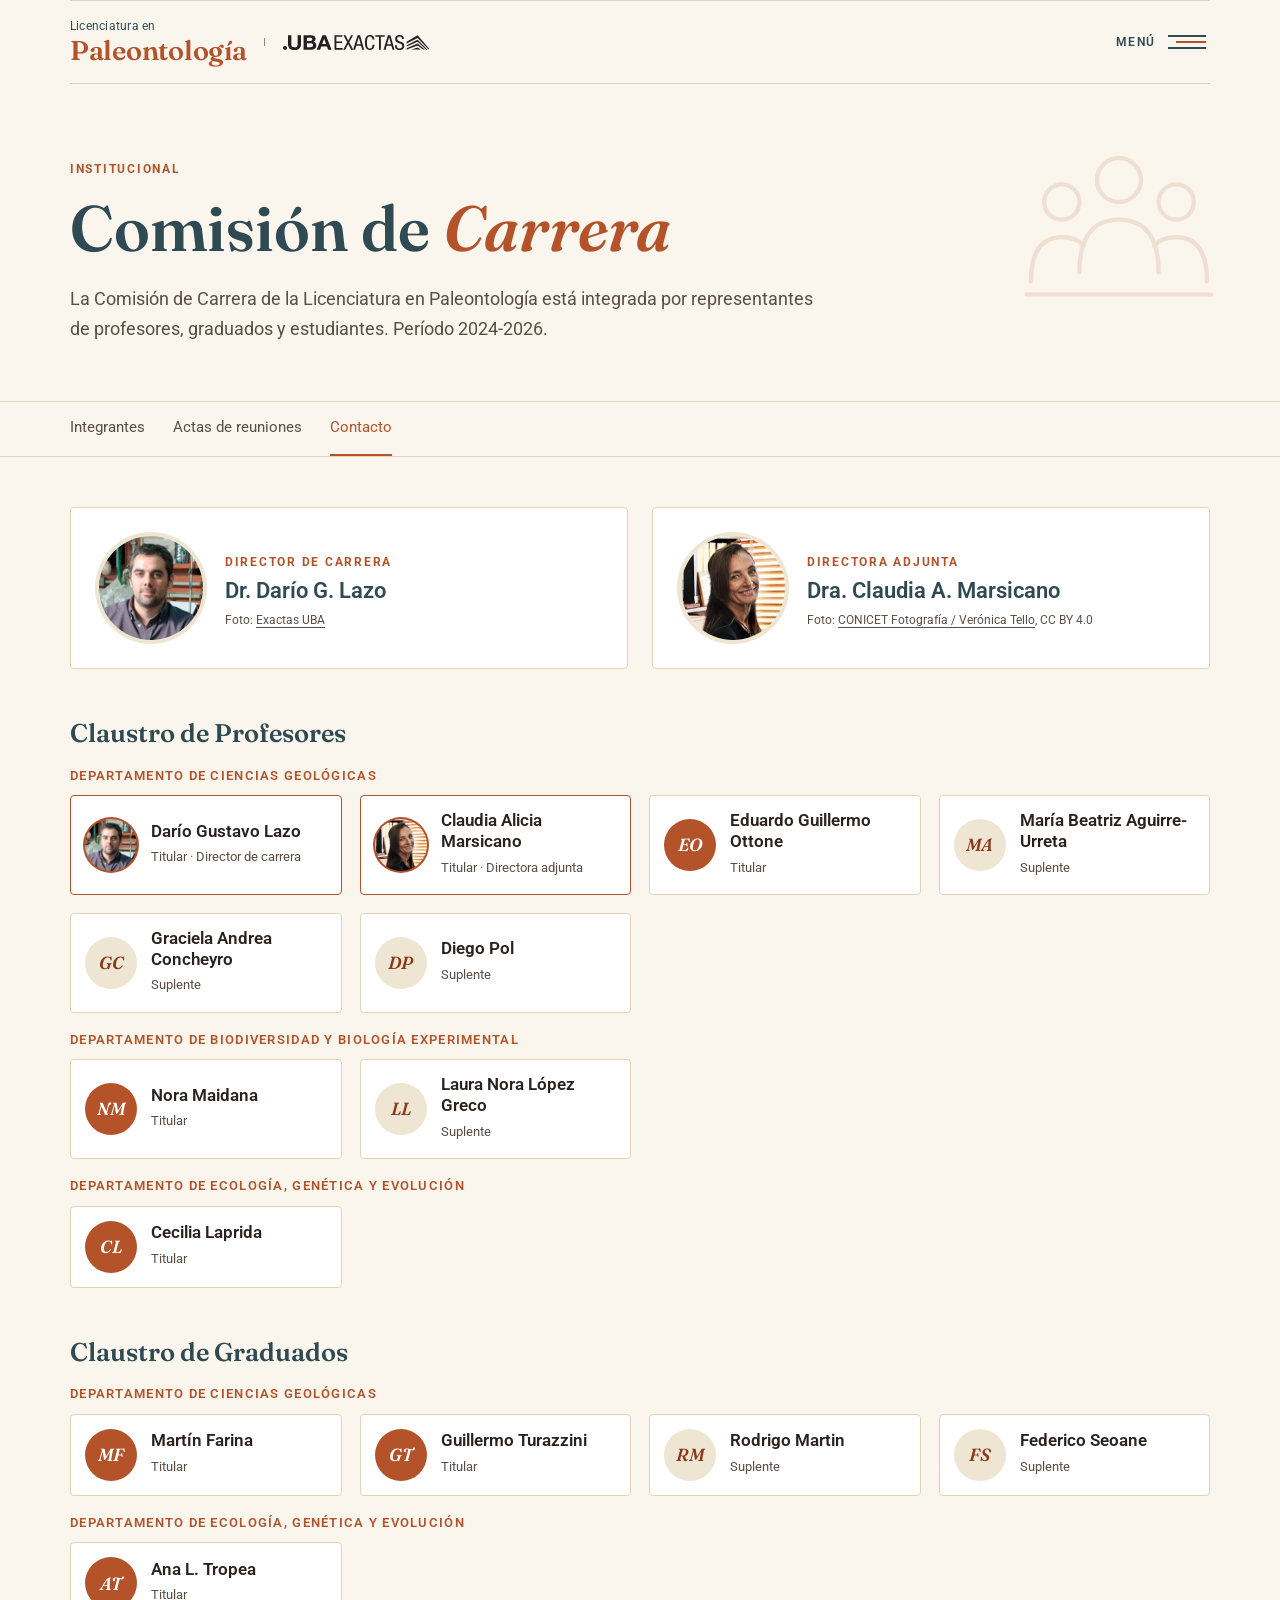
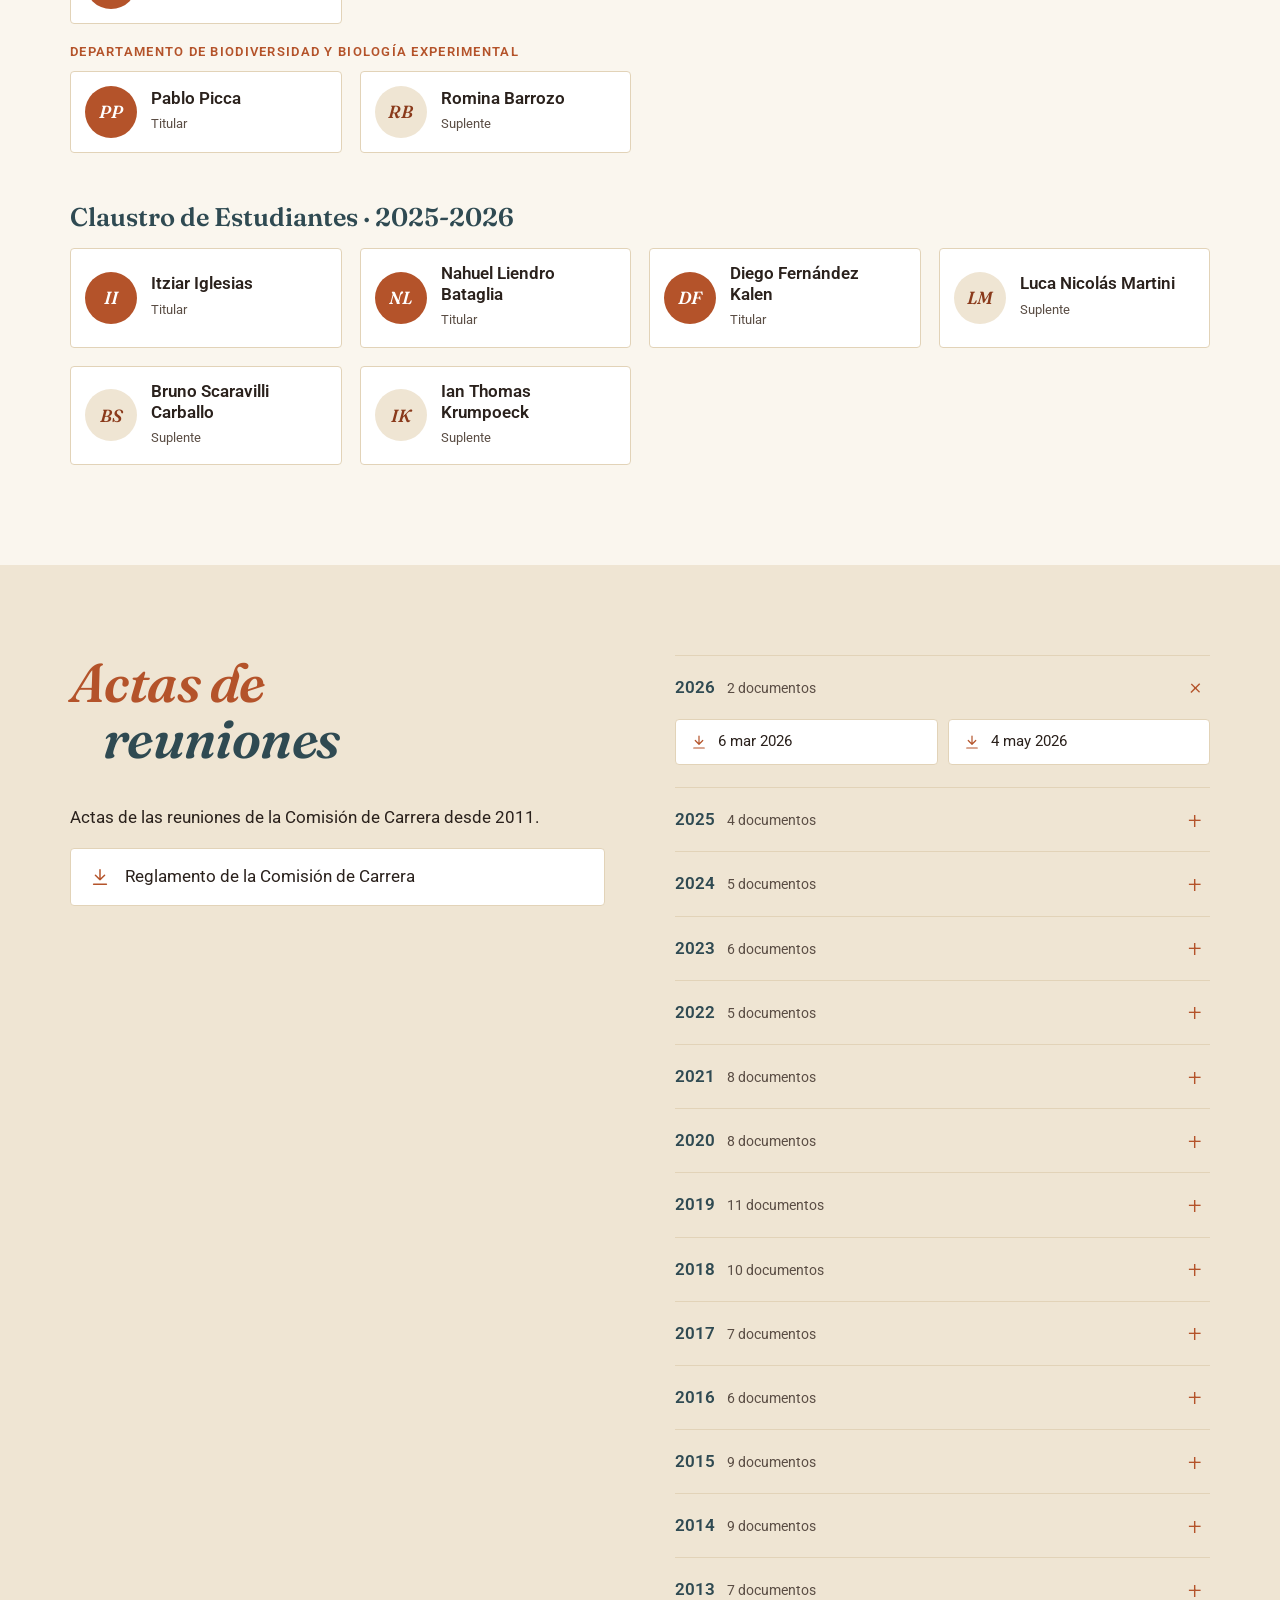
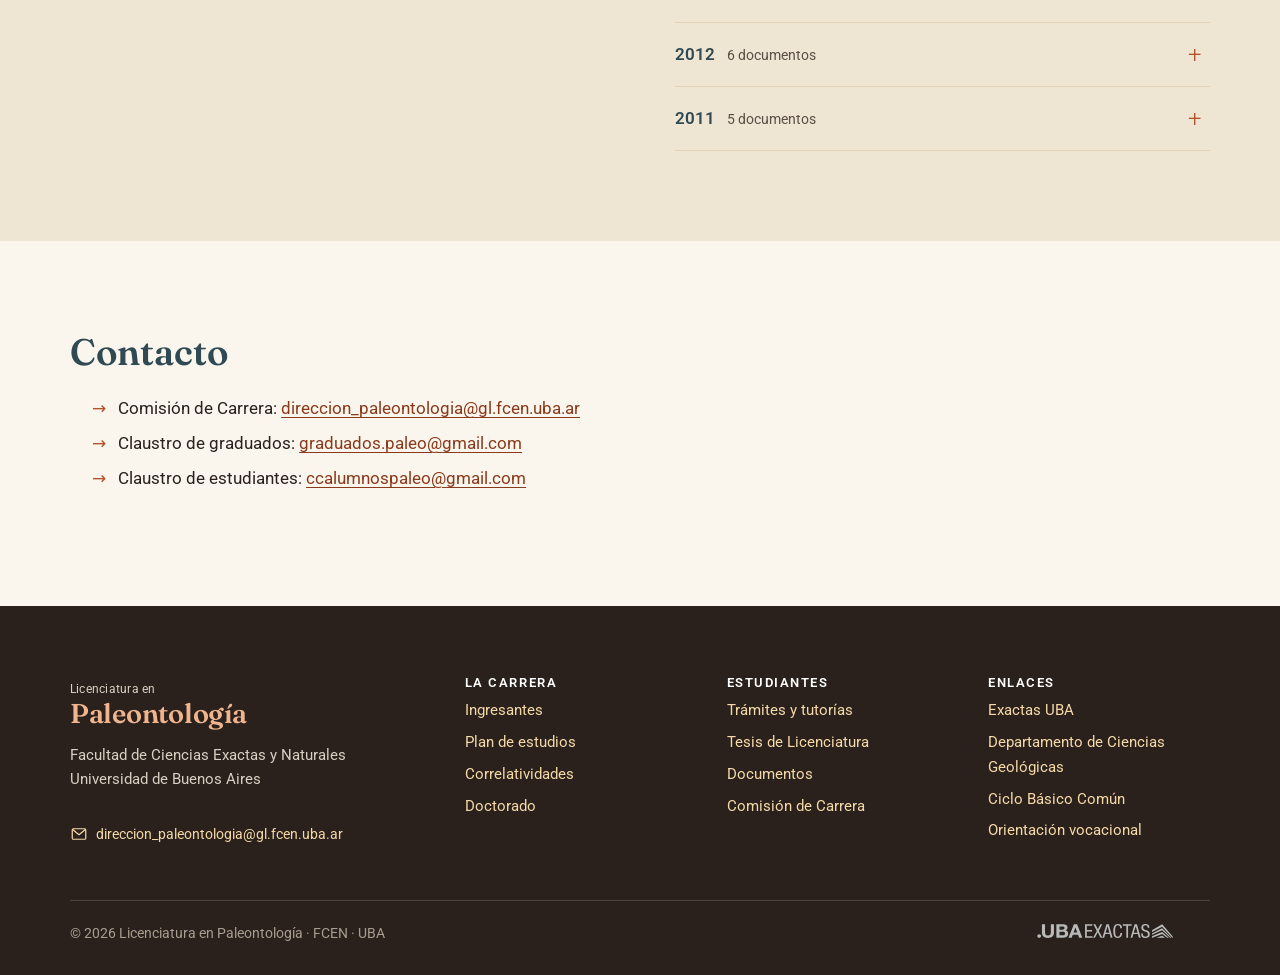
<file: comision.html>
<!DOCTYPE html>
<html lang="es" class="no-js">
<head>
	<meta charset="UTF-8">
	<meta name="viewport" content="width=device-width, initial-scale=1.0">
	<title>Comisión de Carrera | Licenciatura en Paleontología | UBA Exactas</title>
	<meta name="description" content="Integrantes y actas de la Comisión de Carrera de la Licenciatura en Paleontología.">
	<meta property="og:title" content="Comisión de Carrera | Licenciatura en Paleontología | UBA Exactas">
	<meta property="og:description" content="Integrantes y actas de la Comisión de Carrera de la Licenciatura en Paleontología.">
	<meta property="og:type" content="website">
	<meta name="twitter:card" content="summary_large_image">
	<meta name="theme-color" content="#b4532a">
	<link rel="preconnect" href="https://fonts.googleapis.com">
	<link rel="preconnect" href="https://fonts.gstatic.com" crossorigin>
	<link href="https://fonts.googleapis.com/css2?family=Fraunces:ital,opsz,wght@0,9..144,400..700;1,9..144,400..700&family=Roboto:ital,wght@0,300..700;1,300..700&display=swap" rel="stylesheet">
	<link rel="stylesheet" href="css/style.css?v=1">
	<link rel="icon" href="imgs/favicon.svg" type="image/svg+xml">
</head>
<body class="comision">
<a class="skip-link" href="#contenido">Saltar al contenido</a>
<header class="site-header">
	<div class="container">
		<div class="site-header__inner">
			<div class="logos">
				<a href="index.html" class="wordmark" aria-label="Licenciatura en Paleontología, inicio"><small>Licenciatura en</small><b>Paleontología</b></a>
				<span class="logos__divider" aria-hidden="true"></span>
				<a href="https://exactas.uba.ar/" class="logo-exactas-link"><img src="imgs/exactas.svg" alt="UBA Exactas" class="logo-exactas" width="210" height="22"></a>
			</div>
			<button class="menu-toggle" type="button" aria-expanded="false" aria-controls="menu">
				<span>MENÚ</span>
				<span class="menu-toggle__lines" aria-hidden="true"><i></i><i></i><i></i></span>
			</button>
		</div>
	</div>
</header>
<div class="mega-menu" id="menu" role="dialog" aria-modal="true" aria-label="Menú principal" aria-hidden="true">
	<div class="mega-menu__side">
		<a href="index.html" class="wordmark" aria-label="Licenciatura en Paleontología, inicio"><small>Licenciatura en</small><b>Paleontología</b></a>
		<h4><a href="ingresantes.html">Ingresantes</a></h4>
		<ul>
					<li><a href="ingresantes.html#que-es">¿Qué es la paleontología?</a></li>
					<li><a href="ingresantes.html#por-que">¿Por qué estudiar paleontología?</a></li>
					<li><a href="ingresantes.html#campo-laboral">Campo laboral e incumbencias</a></li>
					<li><a href="ingresantes.html#como-ingresar">Cómo ingresar</a></li>
					<li><a href="archivos/folleto-paleontologia.pdf">Folleto informativo</a></li>
		</ul>
	</div>
	<div class="mega-menu__main">
		<button class="mega-menu__close" type="button" aria-label="Cerrar menú"></button>
		<svg class="mega-menu__fossil" aria-hidden="true"><use href="imgs/fosiles.svg#amonite"/></svg>
		<div class="mega-menu__cols">
			<div class="mega-menu__col">
				<h4><a href="carrera.html">Plan de estudios</a></h4>
				<ul>
					<li><a href="carrera.html#recorrido">Recorrido de la carrera</a></li>
					<li><a href="carrera.html#correlatividades">Correlatividades</a></li>
					<li><a href="carrera.html#obligatorias">Materias obligatorias</a></li>
					<li><a href="carrera.html#orientacion">Optativas y electivas</a></li>
					<li><a href="carrera.html#totales">Carga horaria</a></li>
				</ul>
			</div>
			<div class="mega-menu__col">
				<h4><a href="estudiantes.html">Estudiantes</a></h4>
				<ul>
					<li><a href="estudiantes.html#tutor">Plan de materias y tutor</a></li>
					<li><a href="estudiantes.html#programas">Programas de materias</a></li>
					<li><a href="estudiantes.html#equivalencias">Equivalencias</a></li>
					<li><a href="tesis.html">Tesis de Licenciatura</a></li>
					<li><a href="tesis.html#premio-camacho">Premio Camacho</a></li>
				</ul>
			</div>
			<div class="mega-menu__col">
				<h4><a href="comision.html">Institucional</a></h4>
				<ul>
					<li><a href="comision.html">Comisión de Carrera</a></li>
					<li><a href="comision.html#actas">Actas de reuniones</a></li>
					<li><a href="documentos.html">Documentos y reglamentos</a></li>
					<li><a href="doctorado.html">Doctorado en Paleontología</a></li>
					<li><a href="documentos.html#enlaces">Enlaces</a></li>
				</ul>
			</div>
		</div>
	</div>
</div>
<main id="contenido">
<section class="page-hero">
	<svg class="page-hero__fossil" aria-hidden="true"><use href="imgs/fosiles.svg#personas"/></svg>
	<div class="container">
		<span class="eyebrow">Institucional</span>
		<h1>Comisión de <em>Carrera</em></h1>
		<p class="lead">La Comisión de Carrera de la Licenciatura en Paleontología está integrada por representantes de profesores, graduados y estudiantes. Período 2024-2026.</p>
	</div>
</section>
<nav class="page-index" aria-label="En esta página"><div class="container"><ul><li><a href="#integrantes">Integrantes</a></li><li><a href="#actas">Actas de reuniones</a></li><li><a href="#contacto">Contacto</a></li></ul></div></nav>

<section class="section section--tight" id="integrantes">
	<div class="container">
		<div class="cards reveal directors" style="margin-bottom:50px">
			<div class="card director"><img class="director__photo" src="imgs/fotos/director-lazo.jpg" alt="Darío G. Lazo" width="240" height="240"><div><span class="eyebrow">Director de carrera</span><h3>Dr. Darío G. Lazo</h3><small class="director__credit">Foto: <a href="https://exactas.uba.ar/tres-de-tres/">Exactas UBA</a></small></div></div>
			<div class="card director"><img class="director__photo" src="imgs/fotos/director-marsicano.jpg" alt="Claudia A. Marsicano" width="240" height="240"><div><span class="eyebrow">Directora adjunta</span><h3>Dra. Claudia A. Marsicano</h3><small class="director__credit">Foto: <a href="https://commons.wikimedia.org/wiki/File:ClaudiaMarsicano01.jpg">CONICET Fotografía / Verónica Tello</a>, CC BY 4.0</small></div></div>
		</div>
		<div class="claustro reveal"><h3>Claustro de Profesores</h3><h4>Departamento de Ciencias Geológicas</h4><ul class="people"><li class="person person--titular person--lead"><img class="person__avatar person__avatar--photo" src="imgs/fotos/director-lazo.jpg" alt="" width="240" height="240" loading="lazy"><span><b>Darío Gustavo Lazo</b><small>Titular · Director de carrera</small></span></li><li class="person person--titular person--lead"><img class="person__avatar person__avatar--photo" src="imgs/fotos/director-marsicano.jpg" alt="" width="240" height="240" loading="lazy"><span><b>Claudia Alicia Marsicano</b><small>Titular · Directora adjunta</small></span></li><li class="person person--titular"><span class="person__avatar" aria-hidden="true">EO</span><span><b>Eduardo Guillermo Ottone</b><small>Titular</small></span></li><li class="person"><span class="person__avatar" aria-hidden="true">MA</span><span><b>María Beatriz Aguirre-Urreta</b><small>Suplente</small></span></li><li class="person"><span class="person__avatar" aria-hidden="true">GC</span><span><b>Graciela Andrea Concheyro</b><small>Suplente</small></span></li><li class="person"><span class="person__avatar" aria-hidden="true">DP</span><span><b>Diego Pol</b><small>Suplente</small></span></li></ul><h4>Departamento de Biodiversidad y Biología Experimental</h4><ul class="people"><li class="person person--titular"><span class="person__avatar" aria-hidden="true">NM</span><span><b>Nora Maidana</b><small>Titular</small></span></li><li class="person"><span class="person__avatar" aria-hidden="true">LL</span><span><b>Laura Nora López Greco</b><small>Suplente</small></span></li></ul><h4>Departamento de Ecología, Genética y Evolución</h4><ul class="people"><li class="person person--titular"><span class="person__avatar" aria-hidden="true">CL</span><span><b>Cecilia Laprida</b><small>Titular</small></span></li></ul></div><div class="claustro reveal"><h3>Claustro de Graduados</h3><h4>Departamento de Ciencias Geológicas</h4><ul class="people"><li class="person person--titular"><span class="person__avatar" aria-hidden="true">MF</span><span><b>Martín Farina</b><small>Titular</small></span></li><li class="person person--titular"><span class="person__avatar" aria-hidden="true">GT</span><span><b>Guillermo Turazzini</b><small>Titular</small></span></li><li class="person"><span class="person__avatar" aria-hidden="true">RM</span><span><b>Rodrigo Martin</b><small>Suplente</small></span></li><li class="person"><span class="person__avatar" aria-hidden="true">FS</span><span><b>Federico Seoane</b><small>Suplente</small></span></li></ul><h4>Departamento de Ecología, Genética y Evolución</h4><ul class="people"><li class="person person--titular"><span class="person__avatar" aria-hidden="true">AT</span><span><b>Ana L. Tropea</b><small>Titular</small></span></li></ul><h4>Departamento de Biodiversidad y Biología Experimental</h4><ul class="people"><li class="person person--titular"><span class="person__avatar" aria-hidden="true">PP</span><span><b>Pablo Picca</b><small>Titular</small></span></li><li class="person"><span class="person__avatar" aria-hidden="true">RB</span><span><b>Romina Barrozo</b><small>Suplente</small></span></li></ul></div><div class="claustro reveal"><h3>Claustro de Estudiantes · 2025-2026</h3><ul class="people"><li class="person person--titular"><span class="person__avatar" aria-hidden="true">II</span><span><b>Itziar Iglesias</b><small>Titular</small></span></li><li class="person person--titular"><span class="person__avatar" aria-hidden="true">NL</span><span><b>Nahuel Liendro Bataglia</b><small>Titular</small></span></li><li class="person person--titular"><span class="person__avatar" aria-hidden="true">DF</span><span><b>Diego Fernández Kalen</b><small>Titular</small></span></li><li class="person"><span class="person__avatar" aria-hidden="true">LM</span><span><b>Luca Nicolás Martini</b><small>Suplente</small></span></li><li class="person"><span class="person__avatar" aria-hidden="true">BS</span><span><b>Bruno Scaravilli Carballo</b><small>Suplente</small></span></li><li class="person"><span class="person__avatar" aria-hidden="true">IK</span><span><b>Ian Thomas Krumpoeck</b><small>Suplente</small></span></li></ul></div>
	</div>
</section>

<section class="section section--sand" id="actas">
	<div class="container">
		<div class="split split--top">
			<div class="reveal">
				<h2 class="title-duo"><span>Actas de</span><strong>reuniones</strong></h2>
				<p>Actas de las reuniones de la Comisión de Carrera desde 2011.</p>
				<ul class="doc-list"><li><a href="archivos/reglamentos/reglamento-comision-carrera.pdf"><svg aria-hidden="true"><use href="imgs/fosiles.svg#descarga"/></svg><span>Reglamento de la Comisión de Carrera</span></a></li></ul>
			</div>
			<div class="accordion reveal"><details open><summary>2026 <small>2 documentos</small></summary><div class="accordion__body"><ul class="doc-grid"><li><a href="archivos/actas/2026-03-06.pdf"><svg aria-hidden="true"><use href="imgs/fosiles.svg#descarga"/></svg>6 mar 2026</a></li><li><a href="archivos/actas/2026-05-04.pdf"><svg aria-hidden="true"><use href="imgs/fosiles.svg#descarga"/></svg>4 may 2026</a></li></ul></div></details><details><summary>2025 <small>4 documentos</small></summary><div class="accordion__body"><ul class="doc-grid"><li><a href="archivos/actas/2025-03-06.pdf"><svg aria-hidden="true"><use href="imgs/fosiles.svg#descarga"/></svg>6 mar 2025</a></li><li><a href="archivos/actas/2025-05-27.pdf"><svg aria-hidden="true"><use href="imgs/fosiles.svg#descarga"/></svg>27 may 2025</a></li><li><a href="archivos/actas/2025-10-01.pdf"><svg aria-hidden="true"><use href="imgs/fosiles.svg#descarga"/></svg>1 oct 2025</a></li><li><a href="archivos/actas/2025-11-18.pdf"><svg aria-hidden="true"><use href="imgs/fosiles.svg#descarga"/></svg>18 nov 2025</a></li></ul></div></details><details><summary>2024 <small>5 documentos</small></summary><div class="accordion__body"><ul class="doc-grid"><li><a href="archivos/actas/2024-02-15.pdf"><svg aria-hidden="true"><use href="imgs/fosiles.svg#descarga"/></svg>15 feb 2024</a></li><li><a href="archivos/actas/2024-04-29.pdf"><svg aria-hidden="true"><use href="imgs/fosiles.svg#descarga"/></svg>29 abr 2024</a></li><li><a href="archivos/actas/2024-07-30.pdf"><svg aria-hidden="true"><use href="imgs/fosiles.svg#descarga"/></svg>30 jul 2024</a></li><li><a href="archivos/actas/2024-10-03.pdf"><svg aria-hidden="true"><use href="imgs/fosiles.svg#descarga"/></svg>3 oct 2024</a></li><li><a href="archivos/actas/2024-11-04.pdf"><svg aria-hidden="true"><use href="imgs/fosiles.svg#descarga"/></svg>4 nov 2024</a></li></ul></div></details><details><summary>2023 <small>6 documentos</small></summary><div class="accordion__body"><ul class="doc-grid"><li><a href="archivos/actas/2023-02-15.pdf"><svg aria-hidden="true"><use href="imgs/fosiles.svg#descarga"/></svg>15 feb 2023</a></li><li><a href="archivos/actas/2023-04-18.pdf"><svg aria-hidden="true"><use href="imgs/fosiles.svg#descarga"/></svg>18 abr 2023</a></li><li><a href="archivos/actas/2023-06-22.pdf"><svg aria-hidden="true"><use href="imgs/fosiles.svg#descarga"/></svg>22 jun 2023</a></li><li><a href="archivos/actas/2023-09-13.pdf"><svg aria-hidden="true"><use href="imgs/fosiles.svg#descarga"/></svg>13 sep 2023</a></li><li><a href="archivos/actas/2023-11-23.pdf"><svg aria-hidden="true"><use href="imgs/fosiles.svg#descarga"/></svg>23 nov 2023</a></li><li><a href="archivos/actas/2023-12-21.pdf"><svg aria-hidden="true"><use href="imgs/fosiles.svg#descarga"/></svg>21 dic 2023</a></li></ul></div></details><details><summary>2022 <small>5 documentos</small></summary><div class="accordion__body"><ul class="doc-grid"><li><a href="archivos/actas/2022-02-21.pdf"><svg aria-hidden="true"><use href="imgs/fosiles.svg#descarga"/></svg>21 feb 2022</a></li><li><a href="archivos/actas/2022-06-06.pdf"><svg aria-hidden="true"><use href="imgs/fosiles.svg#descarga"/></svg>6 jun 2022</a></li><li><a href="archivos/actas/2022-08-12.pdf"><svg aria-hidden="true"><use href="imgs/fosiles.svg#descarga"/></svg>12 ago 2022</a></li><li><a href="archivos/actas/2022-10-24.pdf"><svg aria-hidden="true"><use href="imgs/fosiles.svg#descarga"/></svg>24 oct 2022</a></li><li><a href="archivos/actas/2022-12-05.pdf"><svg aria-hidden="true"><use href="imgs/fosiles.svg#descarga"/></svg>5 dic 2022</a></li></ul></div></details><details><summary>2021 <small>8 documentos</small></summary><div class="accordion__body"><ul class="doc-grid"><li><a href="archivos/actas/2021-02-17.pdf"><svg aria-hidden="true"><use href="imgs/fosiles.svg#descarga"/></svg>17 feb 2021</a></li><li><a href="archivos/actas/2021-03-29.pdf"><svg aria-hidden="true"><use href="imgs/fosiles.svg#descarga"/></svg>29 mar 2021</a></li><li><a href="archivos/actas/2021-04-30.pdf"><svg aria-hidden="true"><use href="imgs/fosiles.svg#descarga"/></svg>30 abr 2021</a></li><li><a href="archivos/actas/2021-05-31.pdf"><svg aria-hidden="true"><use href="imgs/fosiles.svg#descarga"/></svg>31 may 2021</a></li><li><a href="archivos/actas/2021-08-23.pdf"><svg aria-hidden="true"><use href="imgs/fosiles.svg#descarga"/></svg>23 ago 2021</a></li><li><a href="archivos/actas/2021-10-04.pdf"><svg aria-hidden="true"><use href="imgs/fosiles.svg#descarga"/></svg>4 oct 2021</a></li><li><a href="archivos/actas/2021-11-15.pdf"><svg aria-hidden="true"><use href="imgs/fosiles.svg#descarga"/></svg>15 nov 2021</a></li><li><a href="archivos/actas/2021-12-20.pdf"><svg aria-hidden="true"><use href="imgs/fosiles.svg#descarga"/></svg>20 dic 2021</a></li></ul></div></details><details><summary>2020 <small>8 documentos</small></summary><div class="accordion__body"><ul class="doc-grid"><li><a href="archivos/actas/2020-02-14.pdf"><svg aria-hidden="true"><use href="imgs/fosiles.svg#descarga"/></svg>14 feb 2020</a></li><li><a href="archivos/actas/2020-05-22.pdf"><svg aria-hidden="true"><use href="imgs/fosiles.svg#descarga"/></svg>22 may 2020</a></li><li><a href="archivos/actas/2020-06-19.pdf"><svg aria-hidden="true"><use href="imgs/fosiles.svg#descarga"/></svg>19 jun 2020</a></li><li><a href="archivos/actas/2020-07-17.pdf"><svg aria-hidden="true"><use href="imgs/fosiles.svg#descarga"/></svg>17 jul 2020</a></li><li><a href="archivos/actas/2020-08-21.pdf"><svg aria-hidden="true"><use href="imgs/fosiles.svg#descarga"/></svg>21 ago 2020</a></li><li><a href="archivos/actas/2020-09-24.pdf"><svg aria-hidden="true"><use href="imgs/fosiles.svg#descarga"/></svg>24 sep 2020</a></li><li><a href="archivos/actas/2020-10-29.pdf"><svg aria-hidden="true"><use href="imgs/fosiles.svg#descarga"/></svg>29 oct 2020</a></li><li><a href="archivos/actas/2020-12-15.pdf"><svg aria-hidden="true"><use href="imgs/fosiles.svg#descarga"/></svg>15 dic 2020</a></li></ul></div></details><details><summary>2019 <small>11 documentos</small></summary><div class="accordion__body"><ul class="doc-grid"><li><a href="archivos/actas/2019-02-04.pdf"><svg aria-hidden="true"><use href="imgs/fosiles.svg#descarga"/></svg>4 feb 2019</a></li><li><a href="archivos/actas/2019-02-25.pdf"><svg aria-hidden="true"><use href="imgs/fosiles.svg#descarga"/></svg>25 feb 2019</a></li><li><a href="archivos/actas/2019-03-29.pdf"><svg aria-hidden="true"><use href="imgs/fosiles.svg#descarga"/></svg>29 mar 2019</a></li><li><a href="archivos/actas/2019-04-29.pdf"><svg aria-hidden="true"><use href="imgs/fosiles.svg#descarga"/></svg>29 abr 2019</a></li><li><a href="archivos/actas/2019-05-31.pdf"><svg aria-hidden="true"><use href="imgs/fosiles.svg#descarga"/></svg>31 may 2019</a></li><li><a href="archivos/actas/2019-06-28.pdf"><svg aria-hidden="true"><use href="imgs/fosiles.svg#descarga"/></svg>28 jun 2019</a></li><li><a href="archivos/actas/2019-08-23.pdf"><svg aria-hidden="true"><use href="imgs/fosiles.svg#descarga"/></svg>23 ago 2019</a></li><li><a href="archivos/actas/2019-09-30.pdf"><svg aria-hidden="true"><use href="imgs/fosiles.svg#descarga"/></svg>30 sep 2019</a></li><li><a href="archivos/actas/2019-10-31.pdf"><svg aria-hidden="true"><use href="imgs/fosiles.svg#descarga"/></svg>31 oct 2019</a></li><li><a href="archivos/actas/2019-11-27.pdf"><svg aria-hidden="true"><use href="imgs/fosiles.svg#descarga"/></svg>27 nov 2019</a></li><li><a href="archivos/actas/2019-12-18.pdf"><svg aria-hidden="true"><use href="imgs/fosiles.svg#descarga"/></svg>18 dic 2019</a></li></ul></div></details><details><summary>2018 <small>10 documentos</small></summary><div class="accordion__body"><ul class="doc-grid"><li><a href="archivos/actas/2018-02-02.pdf"><svg aria-hidden="true"><use href="imgs/fosiles.svg#descarga"/></svg>2 feb 2018</a></li><li><a href="archivos/actas/2018-03-06.pdf"><svg aria-hidden="true"><use href="imgs/fosiles.svg#descarga"/></svg>6 mar 2018</a></li><li><a href="archivos/actas/2018-04-13.pdf"><svg aria-hidden="true"><use href="imgs/fosiles.svg#descarga"/></svg>13 abr 2018</a></li><li><a href="archivos/actas/2018-05-11.pdf"><svg aria-hidden="true"><use href="imgs/fosiles.svg#descarga"/></svg>11 may 2018</a></li><li><a href="archivos/actas/2018-06-14.pdf"><svg aria-hidden="true"><use href="imgs/fosiles.svg#descarga"/></svg>14 jun 2018</a></li><li><a href="archivos/actas/2018-08-10.pdf"><svg aria-hidden="true"><use href="imgs/fosiles.svg#descarga"/></svg>10 ago 2018</a></li><li><a href="archivos/actas/2018-10-12.pdf"><svg aria-hidden="true"><use href="imgs/fosiles.svg#descarga"/></svg>12 oct 2018</a></li><li><a href="archivos/actas/2018-11-09.pdf"><svg aria-hidden="true"><use href="imgs/fosiles.svg#descarga"/></svg>9 nov 2018</a></li><li><a href="archivos/actas/2018-12-04.pdf"><svg aria-hidden="true"><use href="imgs/fosiles.svg#descarga"/></svg>4 dic 2018</a></li><li><a href="archivos/actas/2018-12-28.pdf"><svg aria-hidden="true"><use href="imgs/fosiles.svg#descarga"/></svg>28 dic 2018</a></li></ul></div></details><details><summary>2017 <small>7 documentos</small></summary><div class="accordion__body"><ul class="doc-grid"><li><a href="archivos/actas/2017-02-21.pdf"><svg aria-hidden="true"><use href="imgs/fosiles.svg#descarga"/></svg>21 feb 2017</a></li><li><a href="archivos/actas/2017-03-20.pdf"><svg aria-hidden="true"><use href="imgs/fosiles.svg#descarga"/></svg>20 mar 2017</a></li><li><a href="archivos/actas/2017-04-24.pdf"><svg aria-hidden="true"><use href="imgs/fosiles.svg#descarga"/></svg>24 abr 2017</a></li><li><a href="archivos/actas/2017-06-26.pdf"><svg aria-hidden="true"><use href="imgs/fosiles.svg#descarga"/></svg>26 jun 2017</a></li><li><a href="archivos/actas/2017-08-22.pdf"><svg aria-hidden="true"><use href="imgs/fosiles.svg#descarga"/></svg>22 ago 2017</a></li><li><a href="archivos/actas/2017-10-30.pdf"><svg aria-hidden="true"><use href="imgs/fosiles.svg#descarga"/></svg>30 oct 2017</a></li><li><a href="archivos/actas/2017-12-05.pdf"><svg aria-hidden="true"><use href="imgs/fosiles.svg#descarga"/></svg>5 dic 2017</a></li></ul></div></details><details><summary>2016 <small>6 documentos</small></summary><div class="accordion__body"><ul class="doc-grid"><li><a href="archivos/actas/2016-02-11.pdf"><svg aria-hidden="true"><use href="imgs/fosiles.svg#descarga"/></svg>11 feb 2016</a></li><li><a href="archivos/actas/2016-04-14.pdf"><svg aria-hidden="true"><use href="imgs/fosiles.svg#descarga"/></svg>14 abr 2016</a></li><li><a href="archivos/actas/2016-05-24.pdf"><svg aria-hidden="true"><use href="imgs/fosiles.svg#descarga"/></svg>24 may 2016</a></li><li><a href="archivos/actas/2016-08-08.pdf"><svg aria-hidden="true"><use href="imgs/fosiles.svg#descarga"/></svg>8 ago 2016</a></li><li><a href="archivos/actas/2016-08-22.pdf"><svg aria-hidden="true"><use href="imgs/fosiles.svg#descarga"/></svg>22 ago 2016</a></li><li><a href="archivos/actas/2016-09-26.pdf"><svg aria-hidden="true"><use href="imgs/fosiles.svg#descarga"/></svg>26 sep 2016</a></li></ul></div></details><details><summary>2015 <small>9 documentos</small></summary><div class="accordion__body"><ul class="doc-grid"><li><a href="archivos/actas/2015-02-26.pdf"><svg aria-hidden="true"><use href="imgs/fosiles.svg#descarga"/></svg>26 feb 2015</a></li><li><a href="archivos/actas/2015-04-01.pdf"><svg aria-hidden="true"><use href="imgs/fosiles.svg#descarga"/></svg>1 abr 2015</a></li><li><a href="archivos/actas/2015-05-08.pdf"><svg aria-hidden="true"><use href="imgs/fosiles.svg#descarga"/></svg>8 may 2015</a></li><li><a href="archivos/actas/2015-06-05.pdf"><svg aria-hidden="true"><use href="imgs/fosiles.svg#descarga"/></svg>5 jun 2015</a></li><li><a href="archivos/actas/2015-07-10.pdf"><svg aria-hidden="true"><use href="imgs/fosiles.svg#descarga"/></svg>10 jul 2015</a></li><li><a href="archivos/actas/2015-08-06.pdf"><svg aria-hidden="true"><use href="imgs/fosiles.svg#descarga"/></svg>6 ago 2015</a></li><li><a href="archivos/actas/2015-10-01.pdf"><svg aria-hidden="true"><use href="imgs/fosiles.svg#descarga"/></svg>1 oct 2015</a></li><li><a href="archivos/actas/2015-10-26.pdf"><svg aria-hidden="true"><use href="imgs/fosiles.svg#descarga"/></svg>26 oct 2015</a></li><li><a href="archivos/actas/2015-11-26.pdf"><svg aria-hidden="true"><use href="imgs/fosiles.svg#descarga"/></svg>26 nov 2015</a></li></ul></div></details><details><summary>2014 <small>9 documentos</small></summary><div class="accordion__body"><ul class="doc-grid"><li><a href="archivos/actas/2014-02-14.pdf"><svg aria-hidden="true"><use href="imgs/fosiles.svg#descarga"/></svg>14 feb 2014</a></li><li><a href="archivos/actas/2014-02-24.pdf"><svg aria-hidden="true"><use href="imgs/fosiles.svg#descarga"/></svg>24 feb 2014</a></li><li><a href="archivos/actas/2014-04-07.pdf"><svg aria-hidden="true"><use href="imgs/fosiles.svg#descarga"/></svg>7 abr 2014</a></li><li><a href="archivos/actas/2014-05-12.pdf"><svg aria-hidden="true"><use href="imgs/fosiles.svg#descarga"/></svg>12 may 2014</a></li><li><a href="archivos/actas/2014-07-04.pdf"><svg aria-hidden="true"><use href="imgs/fosiles.svg#descarga"/></svg>4 jul 2014</a></li><li><a href="archivos/actas/2014-09-02.pdf"><svg aria-hidden="true"><use href="imgs/fosiles.svg#descarga"/></svg>2 sep 2014</a></li><li><a href="archivos/actas/2014-10-20.pdf"><svg aria-hidden="true"><use href="imgs/fosiles.svg#descarga"/></svg>20 oct 2014</a></li><li><a href="archivos/actas/2014-12.pdf"><svg aria-hidden="true"><use href="imgs/fosiles.svg#descarga"/></svg>Dic 2014</a></li><li><a href="archivos/actas/2014-carta-4th-international-palaeontological-congress.pdf"><svg aria-hidden="true"><use href="imgs/fosiles.svg#descarga"/></svg>Carta 4th International Palaeontological Congress</a></li></ul></div></details><details><summary>2013 <small>7 documentos</small></summary><div class="accordion__body"><ul class="doc-grid"><li><a href="archivos/actas/2013-02-06.pdf"><svg aria-hidden="true"><use href="imgs/fosiles.svg#descarga"/></svg>6 feb 2013</a></li><li><a href="archivos/actas/2013-02-18.pdf"><svg aria-hidden="true"><use href="imgs/fosiles.svg#descarga"/></svg>18 feb 2013</a></li><li><a href="archivos/actas/2013-06-03.pdf"><svg aria-hidden="true"><use href="imgs/fosiles.svg#descarga"/></svg>3 jun 2013</a></li><li><a href="archivos/actas/2013-07-11.pdf"><svg aria-hidden="true"><use href="imgs/fosiles.svg#descarga"/></svg>11 jul 2013</a></li><li><a href="archivos/actas/2013-11-27.pdf"><svg aria-hidden="true"><use href="imgs/fosiles.svg#descarga"/></svg>27 nov 2013</a></li><li><a href="archivos/actas/2013-12-26.pdf"><svg aria-hidden="true"><use href="imgs/fosiles.svg#descarga"/></svg>26 dic 2013</a></li><li><a href="archivos/actas/2013-elecciones-estudiantes.pdf"><svg aria-hidden="true"><use href="imgs/fosiles.svg#descarga"/></svg>Acta de elecciones de estudiantes 2013</a></li></ul></div></details><details><summary>2012 <small>6 documentos</small></summary><div class="accordion__body"><ul class="doc-grid"><li><a href="archivos/actas/2012-02-10.pdf"><svg aria-hidden="true"><use href="imgs/fosiles.svg#descarga"/></svg>10 feb 2012</a></li><li><a href="archivos/actas/2012-02-24.pdf"><svg aria-hidden="true"><use href="imgs/fosiles.svg#descarga"/></svg>24 feb 2012</a></li><li><a href="archivos/actas/2012-05-07.pdf"><svg aria-hidden="true"><use href="imgs/fosiles.svg#descarga"/></svg>7 may 2012</a></li><li><a href="archivos/actas/2012-08-03.pdf"><svg aria-hidden="true"><use href="imgs/fosiles.svg#descarga"/></svg>3 ago 2012</a></li><li><a href="archivos/actas/2012-10-12.pdf"><svg aria-hidden="true"><use href="imgs/fosiles.svg#descarga"/></svg>12 oct 2012</a></li><li><a href="archivos/actas/2012-12-17.pdf"><svg aria-hidden="true"><use href="imgs/fosiles.svg#descarga"/></svg>17 dic 2012</a></li></ul></div></details><details><summary>2011 <small>5 documentos</small></summary><div class="accordion__body"><ul class="doc-grid"><li><a href="archivos/actas/2011-05-24.pdf"><svg aria-hidden="true"><use href="imgs/fosiles.svg#descarga"/></svg>24 may 2011</a></li><li><a href="archivos/actas/2011-08-02.pdf"><svg aria-hidden="true"><use href="imgs/fosiles.svg#descarga"/></svg>2 ago 2011</a></li><li><a href="archivos/actas/2011-09-14.pdf"><svg aria-hidden="true"><use href="imgs/fosiles.svg#descarga"/></svg>14 sep 2011</a></li><li><a href="archivos/actas/2011-11-22.pdf"><svg aria-hidden="true"><use href="imgs/fosiles.svg#descarga"/></svg>22 nov 2011</a></li><li><a href="archivos/actas/2011-12-19.pdf"><svg aria-hidden="true"><use href="imgs/fosiles.svg#descarga"/></svg>19 dic 2011</a></li></ul></div></details></div>
		</div>
	</div>
</section>

<section class="section" id="contacto">
	<div class="container">
		<div class="prose reveal">
			<h2>Contacto</h2>
			<ul class="arrow-list">
				<li>Comisión de Carrera: <a href="mailto:direccion_paleontologia@gl.fcen.uba.ar">direccion_paleontologia@<wbr>gl.fcen.uba.ar</a></li>
				<li>Claustro de graduados: <a href="mailto:graduados.paleo@gmail.com">graduados.paleo@<wbr>gmail.com</a></li>
				<li>Claustro de estudiantes: <a href="mailto:ccalumnospaleo@gmail.com">ccalumnospaleo@<wbr>gmail.com</a></li>
			</ul>
		</div>
	</div>
</section>

</main>
<footer class="site-footer">
	<div class="container">
		<div class="footer-grid">
			<div>
				<a href="index.html" class="wordmark" aria-label="Licenciatura en Paleontología, inicio"><small>Licenciatura en</small><b>Paleontología</b></a>
				<p style="margin-top:16px">Facultad de Ciencias Exactas y Naturales<br>Universidad de Buenos Aires</p>
				<a class="footer-contact" href="mailto:direccion_paleontologia@gl.fcen.uba.ar"><svg aria-hidden="true"><use href="imgs/fosiles.svg#mail"/></svg>direccion_paleontologia@<wbr>gl.fcen.uba.ar</a>
			</div>
			<div>
				<h4>La carrera</h4>
				<ul>
					<li><a href="ingresantes.html">Ingresantes</a></li>
					<li><a href="carrera.html">Plan de estudios</a></li>
					<li><a href="carrera.html#correlatividades">Correlatividades</a></li>
					<li><a href="doctorado.html">Doctorado</a></li>
				</ul>
			</div>
			<div>
				<h4>Estudiantes</h4>
				<ul>
					<li><a href="estudiantes.html">Trámites y tutorías</a></li>
					<li><a href="tesis.html">Tesis de Licenciatura</a></li>
					<li><a href="documentos.html">Documentos</a></li>
					<li><a href="comision.html">Comisión de Carrera</a></li>
				</ul>
			</div>
			<div>
				<h4>Enlaces</h4>
				<ul>
					<li><a href="https://exactas.uba.ar/">Exactas UBA</a></li>
					<li><a href="http://www.gl.fcen.uba.ar/">Departamento de Ciencias Geológicas</a></li>
					<li><a href="https://www.cbc.uba.ar/">Ciclo Básico Común</a></li>
					<li><a href="https://exactas.uba.ar/extension/ov/">Orientación vocacional</a></li>
				</ul>
			</div>
		</div>
		<div class="footer-bottom">
			<span>© <span data-year>2026</span> Licenciatura en Paleontología · FCEN · UBA</span>
			<a href="https://exactas.uba.ar/"><img src="imgs/exactas.svg" alt="UBA Exactas" width="210" height="22"></a>
		</div>
	</div>
</footer>
<script src="js/main.js?v=1"></script>
</body>
</html>
</file>
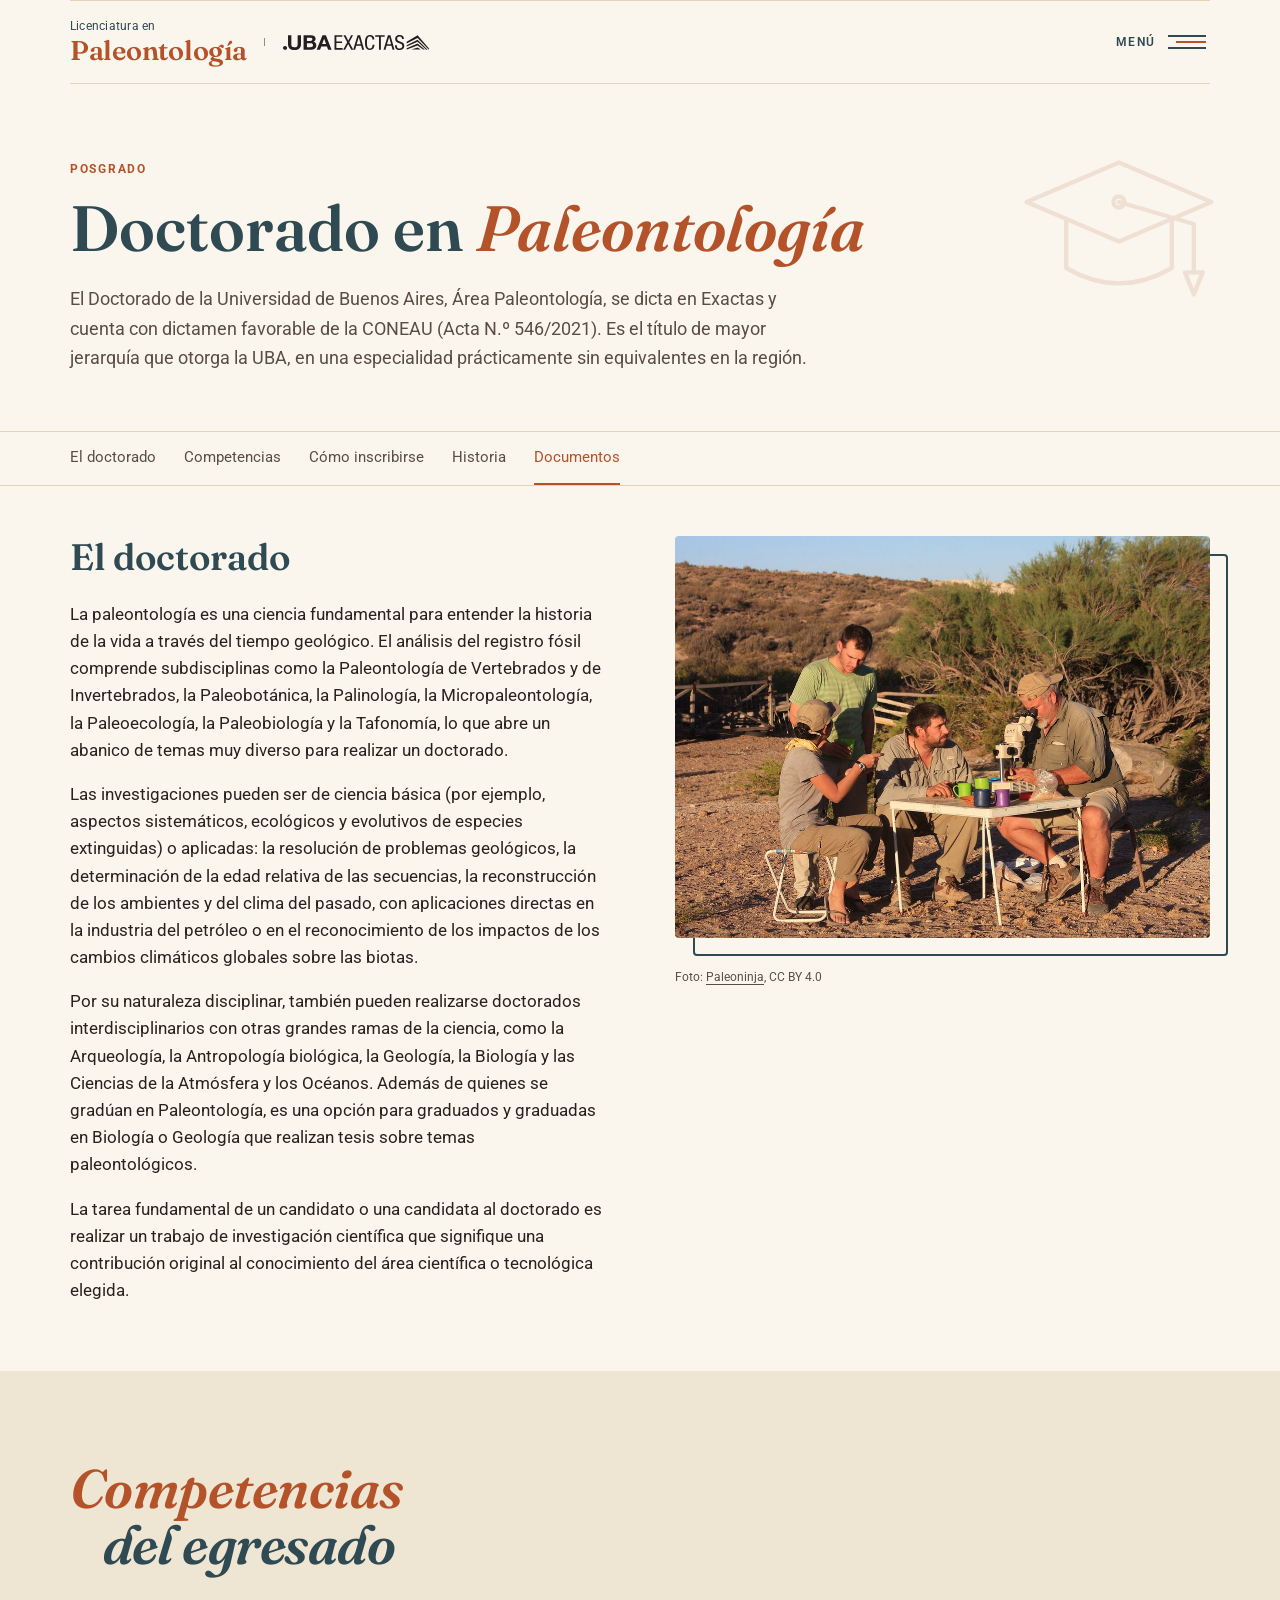
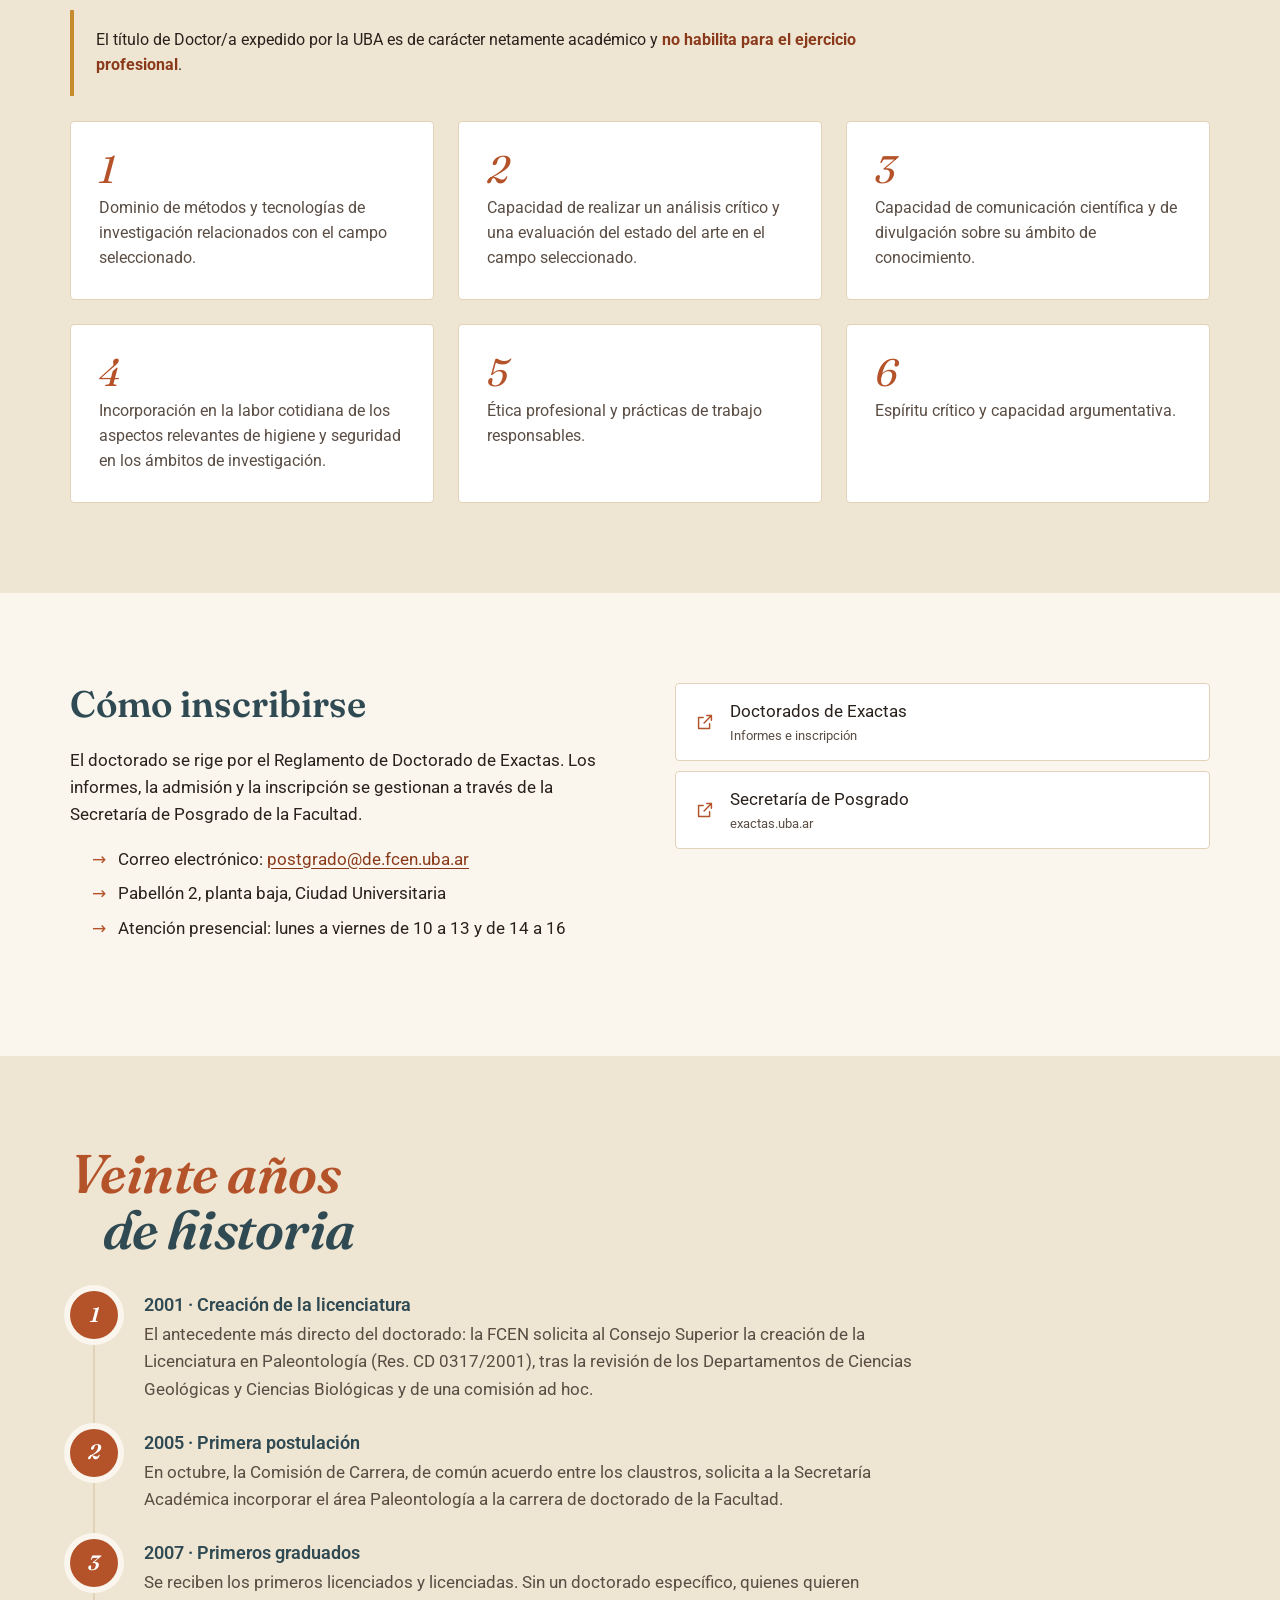
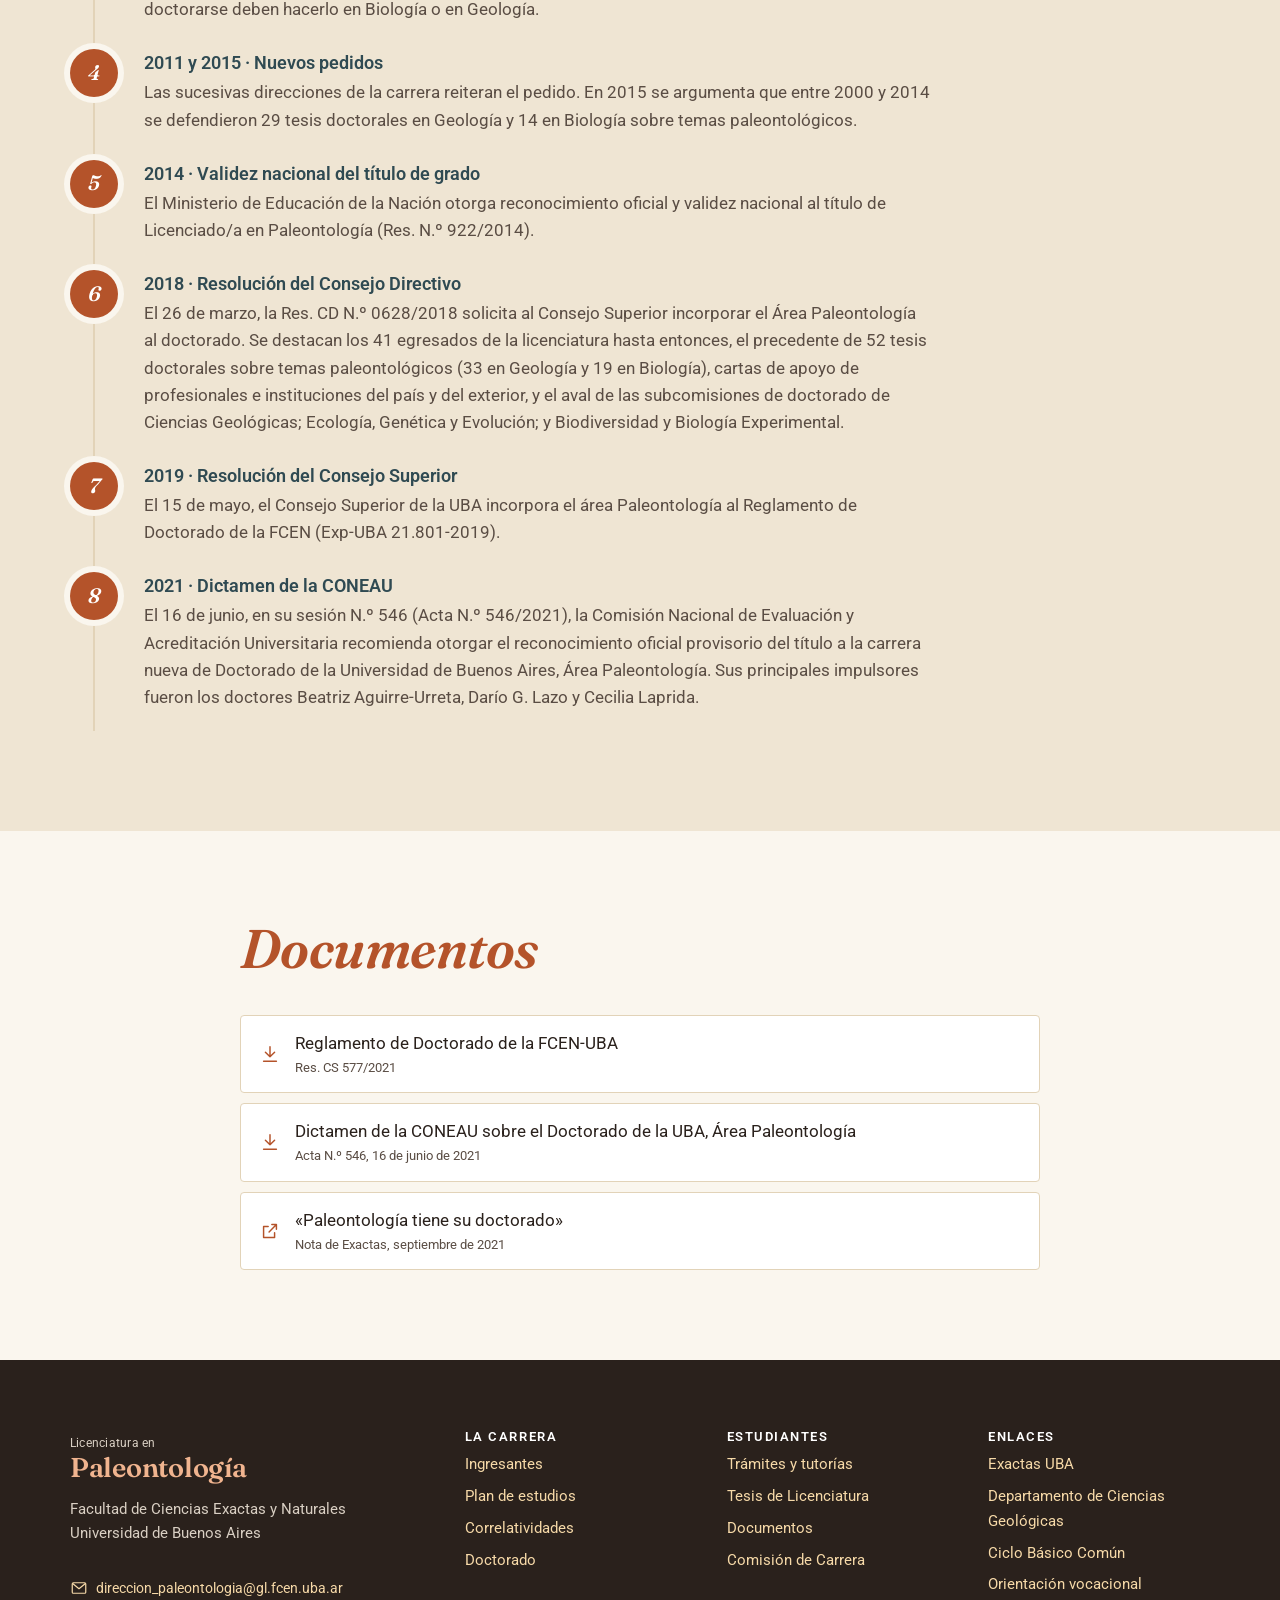
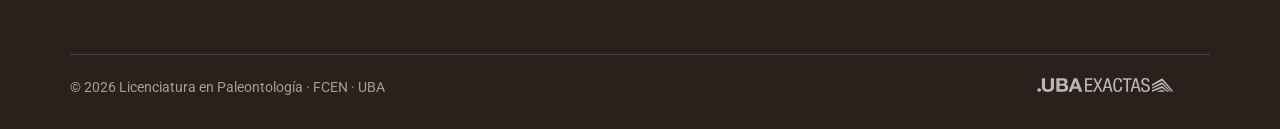
<file: doctorado.html>
<!DOCTYPE html>
<html lang="es" class="no-js">
<head>
	<meta charset="UTF-8">
	<meta name="viewport" content="width=device-width, initial-scale=1.0">
	<title>Doctorado en Paleontología | UBA Exactas</title>
	<meta name="description" content="Doctorado de la Universidad de Buenos Aires, área Paleontología: objetivos, perfil e historia.">
	<meta property="og:title" content="Doctorado en Paleontología | UBA Exactas">
	<meta property="og:description" content="Doctorado de la Universidad de Buenos Aires, área Paleontología: objetivos, perfil e historia.">
	<meta property="og:type" content="website">
	<meta name="twitter:card" content="summary_large_image">
	<meta name="theme-color" content="#b4532a">
	<link rel="preconnect" href="https://fonts.googleapis.com">
	<link rel="preconnect" href="https://fonts.gstatic.com" crossorigin>
	<link href="https://fonts.googleapis.com/css2?family=Fraunces:ital,opsz,wght@0,9..144,400..700;1,9..144,400..700&family=Roboto:ital,wght@0,300..700;1,300..700&display=swap" rel="stylesheet">
	<link rel="stylesheet" href="css/style.css?v=1">
	<link rel="icon" href="imgs/favicon.svg" type="image/svg+xml">
</head>
<body class="doctorado">
<a class="skip-link" href="#contenido">Saltar al contenido</a>
<header class="site-header">
	<div class="container">
		<div class="site-header__inner">
			<div class="logos">
				<a href="index.html" class="wordmark" aria-label="Licenciatura en Paleontología, inicio"><small>Licenciatura en</small><b>Paleontología</b></a>
				<span class="logos__divider" aria-hidden="true"></span>
				<a href="https://exactas.uba.ar/" class="logo-exactas-link"><img src="imgs/exactas.svg" alt="UBA Exactas" class="logo-exactas" width="210" height="22"></a>
			</div>
			<button class="menu-toggle" type="button" aria-expanded="false" aria-controls="menu">
				<span>MENÚ</span>
				<span class="menu-toggle__lines" aria-hidden="true"><i></i><i></i><i></i></span>
			</button>
		</div>
	</div>
</header>
<div class="mega-menu" id="menu" role="dialog" aria-modal="true" aria-label="Menú principal" aria-hidden="true">
	<div class="mega-menu__side">
		<a href="index.html" class="wordmark" aria-label="Licenciatura en Paleontología, inicio"><small>Licenciatura en</small><b>Paleontología</b></a>
		<h4><a href="ingresantes.html">Ingresantes</a></h4>
		<ul>
					<li><a href="ingresantes.html#que-es">¿Qué es la paleontología?</a></li>
					<li><a href="ingresantes.html#por-que">¿Por qué estudiar paleontología?</a></li>
					<li><a href="ingresantes.html#campo-laboral">Campo laboral e incumbencias</a></li>
					<li><a href="ingresantes.html#como-ingresar">Cómo ingresar</a></li>
					<li><a href="archivos/folleto-paleontologia.pdf">Folleto informativo</a></li>
		</ul>
	</div>
	<div class="mega-menu__main">
		<button class="mega-menu__close" type="button" aria-label="Cerrar menú"></button>
		<svg class="mega-menu__fossil" aria-hidden="true"><use href="imgs/fosiles.svg#amonite"/></svg>
		<div class="mega-menu__cols">
			<div class="mega-menu__col">
				<h4><a href="carrera.html">Plan de estudios</a></h4>
				<ul>
					<li><a href="carrera.html#recorrido">Recorrido de la carrera</a></li>
					<li><a href="carrera.html#correlatividades">Correlatividades</a></li>
					<li><a href="carrera.html#obligatorias">Materias obligatorias</a></li>
					<li><a href="carrera.html#orientacion">Optativas y electivas</a></li>
					<li><a href="carrera.html#totales">Carga horaria</a></li>
				</ul>
			</div>
			<div class="mega-menu__col">
				<h4><a href="estudiantes.html">Estudiantes</a></h4>
				<ul>
					<li><a href="estudiantes.html#tutor">Plan de materias y tutor</a></li>
					<li><a href="estudiantes.html#programas">Programas de materias</a></li>
					<li><a href="estudiantes.html#equivalencias">Equivalencias</a></li>
					<li><a href="tesis.html">Tesis de Licenciatura</a></li>
					<li><a href="tesis.html#premio-camacho">Premio Camacho</a></li>
				</ul>
			</div>
			<div class="mega-menu__col">
				<h4><a href="comision.html">Institucional</a></h4>
				<ul>
					<li><a href="comision.html">Comisión de Carrera</a></li>
					<li><a href="comision.html#actas">Actas de reuniones</a></li>
					<li><a href="documentos.html">Documentos y reglamentos</a></li>
					<li><a href="doctorado.html">Doctorado en Paleontología</a></li>
					<li><a href="documentos.html#enlaces">Enlaces</a></li>
				</ul>
			</div>
		</div>
	</div>
</div>
<main id="contenido">
<section class="page-hero">
	<svg class="page-hero__fossil" aria-hidden="true"><use href="imgs/fosiles.svg#birrete"/></svg>
	<div class="container">
		<span class="eyebrow">Posgrado</span>
		<h1>Doctorado en <em>Paleontología</em></h1>
		<p class="lead">El Doctorado de la Universidad de Buenos Aires, Área Paleontología, se dicta en Exactas y cuenta con dictamen favorable de la CONEAU (Acta N.º 546/2021). Es el título de mayor jerarquía que otorga la UBA, en una especialidad prácticamente sin equivalentes en la región.</p>
	</div>
</section>
<nav class="page-index" aria-label="En esta página"><div class="container"><ul><li><a href="#objetivos">El doctorado</a></li><li><a href="#competencias">Competencias</a></li><li><a href="#inscripcion">Cómo inscribirse</a></li><li><a href="#historia">Historia</a></li><li><a href="#documentos">Documentos</a></li></ul></div></nav>

<section class="section section--tight" id="objetivos">
	<div class="container">
		<div class="split split--top">
			<div class="prose reveal">
				<h2>El doctorado</h2>
				<p>La paleontología es una ciencia fundamental para entender la historia de la vida a través del tiempo geológico. El análisis del registro fósil comprende subdisciplinas como la Paleontología de Vertebrados y de Invertebrados, la Paleobotánica, la Palinología, la Micropaleontología, la Paleoecología, la Paleobiología y la Tafonomía, lo que abre un abanico de temas muy diverso para realizar un doctorado.</p>
				<p>Las investigaciones pueden ser de ciencia básica (por ejemplo, aspectos sistemáticos, ecológicos y evolutivos de especies extinguidas) o aplicadas: la resolución de problemas geológicos, la determinación de la edad relativa de las secuencias, la reconstrucción de los ambientes y del clima del pasado, con aplicaciones directas en la industria del petróleo o en el reconocimiento de los impactos de los cambios climáticos globales sobre las biotas.</p>
				<p>Por su naturaleza disciplinar, también pueden realizarse doctorados interdisciplinarios con otras grandes ramas de la ciencia, como la Arqueología, la Antropología biológica, la Geología, la Biología y las Ciencias de la Atmósfera y los Océanos. Además de quienes se gradúan en Paleontología, es una opción para graduados y graduadas en Biología o Geología que realizan tesis sobre temas paleontológicos.</p>
				<p>La tarea fundamental de un candidato o una candidata al doctorado es realizar un trabajo de investigación científica que signifique una contribución original al conocimiento del área científica o tecnológica elegida.</p>
			</div>
			<div class="reveal offset-frame"><figure class="figure-photo"><img src="imgs/fotos/doctorado-laboratorio-campo.jpg" alt="Paleontólogos observando microfósiles con una lupa en un laboratorio de campo, Patagonia norte" width="1200" height="801" loading="lazy"><figcaption>Foto: <a href="https://commons.wikimedia.org/wiki/File:Laboratorio_port%C3%A1til.jpg">Paleoninja</a>, CC BY 4.0</figcaption></figure></div>
		</div>
	</div>
</section>

<section class="section section--sand" id="competencias">
	<div class="container">
		<h2 class="title-duo reveal"><span>Competencias</span><strong>del egresado</strong></h2>
		<div class="note reveal" style="max-width:860px">El título de Doctor/a expedido por la UBA es de carácter netamente académico y <strong>no habilita para el ejercicio profesional</strong>.</div>
		<div class="cards cards--3">
			<div class="card reveal"><span class="card__num">1</span><p>Dominio de métodos y tecnologías de investigación relacionados con el campo seleccionado.</p></div>
			<div class="card reveal"><span class="card__num">2</span><p>Capacidad de realizar un análisis crítico y una evaluación del estado del arte en el campo seleccionado.</p></div>
			<div class="card reveal"><span class="card__num">3</span><p>Capacidad de comunicación científica y de divulgación sobre su ámbito de conocimiento.</p></div>
			<div class="card reveal"><span class="card__num">4</span><p>Incorporación en la labor cotidiana de los aspectos relevantes de higiene y seguridad en los ámbitos de investigación.</p></div>
			<div class="card reveal"><span class="card__num">5</span><p>Ética profesional y prácticas de trabajo responsables.</p></div>
			<div class="card reveal"><span class="card__num">6</span><p>Espíritu crítico y capacidad argumentativa.</p></div>
		</div>
	</div>
</section>

<section class="section" id="inscripcion">
	<div class="container">
		<div class="split split--top">
			<div class="prose reveal">
				<h2>Cómo inscribirse</h2>
				<p>El doctorado se rige por el Reglamento de Doctorado de Exactas. Los informes, la admisión y la inscripción se gestionan a través de la Secretaría de Posgrado de la Facultad.</p>
				<ul class="arrow-list">
					<li>Correo electrónico: <a href="mailto:postgrado@de.fcen.uba.ar">postgrado@<wbr>de.fcen.uba.ar</a></li>
					<li>Pabellón 2, planta baja, Ciudad Universitaria</li>
					<li>Atención presencial: lunes a viernes de 10 a 13 y de 14 a 16</li>
				</ul>
			</div>
			<div class="reveal">
				<ul class="doc-list">
					<li><a href="https://doctorado.exactas.uba.ar/"><svg aria-hidden="true"><use href="imgs/fosiles.svg#externo"/></svg><span>Doctorados de Exactas<small>Informes e inscripción</small></span></a></li>
					<li><a href="https://exactas.uba.ar/ensenanza/carreras-de-posgrado/"><svg aria-hidden="true"><use href="imgs/fosiles.svg#externo"/></svg><span>Secretaría de Posgrado<small>exactas.uba.ar</small></span></a></li>
				</ul>
			</div>
		</div>
	</div>
</section>

<section class="section section--sand" id="historia">
	<div class="container">
		<h2 class="title-duo reveal"><span>Veinte años</span><strong>de historia</strong></h2>
		<ol class="steps reveal" style="max-width:860px">
			<li><h3>2001 · Creación de la licenciatura</h3><p>El antecedente más directo del doctorado: la FCEN solicita al Consejo Superior la creación de la Licenciatura en Paleontología (Res. CD 0317/2001), tras la revisión de los Departamentos de Ciencias Geológicas y Ciencias Biológicas y de una comisión ad hoc.</p></li>
			<li><h3>2005 · Primera postulación</h3><p>En octubre, la Comisión de Carrera, de común acuerdo entre los claustros, solicita a la Secretaría Académica incorporar el área Paleontología a la carrera de doctorado de la Facultad.</p></li>
			<li><h3>2007 · Primeros graduados</h3><p>Se reciben los primeros licenciados y licenciadas. Sin un doctorado específico, quienes quieren doctorarse deben hacerlo en Biología o en Geología.</p></li>
			<li><h3>2011 y 2015 · Nuevos pedidos</h3><p>Las sucesivas direcciones de la carrera reiteran el pedido. En 2015 se argumenta que entre 2000 y 2014 se defendieron 29 tesis doctorales en Geología y 14 en Biología sobre temas paleontológicos.</p></li>
			<li><h3>2014 · Validez nacional del título de grado</h3><p>El Ministerio de Educación de la Nación otorga reconocimiento oficial y validez nacional al título de Licenciado/a en Paleontología (Res. N.º 922/2014).</p></li>
			<li><h3>2018 · Resolución del Consejo Directivo</h3><p>El 26 de marzo, la Res. CD N.º 0628/2018 solicita al Consejo Superior incorporar el Área Paleontología al doctorado. Se destacan los 41 egresados de la licenciatura hasta entonces, el precedente de 52 tesis doctorales sobre temas paleontológicos (33 en Geología y 19 en Biología), cartas de apoyo de profesionales e instituciones del país y del exterior, y el aval de las subcomisiones de doctorado de Ciencias Geológicas; Ecología, Genética y Evolución; y Biodiversidad y Biología Experimental.</p></li>
			<li><h3>2019 · Resolución del Consejo Superior</h3><p>El 15 de mayo, el Consejo Superior de la UBA incorpora el área Paleontología al Reglamento de Doctorado de la FCEN (Exp-UBA 21.801-2019).</p></li>
			<li><h3>2021 · Dictamen de la CONEAU</h3><p>El 16 de junio, en su sesión N.º 546 (Acta N.º 546/2021), la Comisión Nacional de Evaluación y Acreditación Universitaria recomienda otorgar el reconocimiento oficial provisorio del título a la carrera nueva de Doctorado de la Universidad de Buenos Aires, Área Paleontología. Sus principales impulsores fueron los doctores Beatriz Aguirre-Urreta, Darío G. Lazo y Cecilia Laprida.</p></li>
		</ol>
	</div>
</section>

<section class="section" id="documentos">
	<div class="container narrow">
		<h2 class="title-duo reveal"><span>Documentos</span></h2>
		<ul class="doc-list reveal">
			<li><a href="archivos/doctorado/reglamento-doctorado-fcen-2021.pdf"><svg aria-hidden="true"><use href="imgs/fosiles.svg#descarga"/></svg><span>Reglamento de Doctorado de la FCEN-UBA<small>Res. CS 577/2021</small></span></a></li>
			<li><a href="archivos/doctorado/resolucion-coneau-acreditacion.pdf"><svg aria-hidden="true"><use href="imgs/fosiles.svg#descarga"/></svg><span>Dictamen de la CONEAU sobre el Doctorado de la UBA, Área Paleontología<small>Acta N.º 546, 16 de junio de 2021</small></span></a></li>
			<li><a href="https://exactas.uba.ar/paleontologia-tiene-su-doctorado/"><svg aria-hidden="true"><use href="imgs/fosiles.svg#externo"/></svg><span>«Paleontología tiene su doctorado»<small>Nota de Exactas, septiembre de 2021</small></span></a></li>
		</ul>
	</div>
</section>

</main>
<footer class="site-footer">
	<div class="container">
		<div class="footer-grid">
			<div>
				<a href="index.html" class="wordmark" aria-label="Licenciatura en Paleontología, inicio"><small>Licenciatura en</small><b>Paleontología</b></a>
				<p style="margin-top:16px">Facultad de Ciencias Exactas y Naturales<br>Universidad de Buenos Aires</p>
				<a class="footer-contact" href="mailto:direccion_paleontologia@gl.fcen.uba.ar"><svg aria-hidden="true"><use href="imgs/fosiles.svg#mail"/></svg>direccion_paleontologia@<wbr>gl.fcen.uba.ar</a>
			</div>
			<div>
				<h4>La carrera</h4>
				<ul>
					<li><a href="ingresantes.html">Ingresantes</a></li>
					<li><a href="carrera.html">Plan de estudios</a></li>
					<li><a href="carrera.html#correlatividades">Correlatividades</a></li>
					<li><a href="doctorado.html">Doctorado</a></li>
				</ul>
			</div>
			<div>
				<h4>Estudiantes</h4>
				<ul>
					<li><a href="estudiantes.html">Trámites y tutorías</a></li>
					<li><a href="tesis.html">Tesis de Licenciatura</a></li>
					<li><a href="documentos.html">Documentos</a></li>
					<li><a href="comision.html">Comisión de Carrera</a></li>
				</ul>
			</div>
			<div>
				<h4>Enlaces</h4>
				<ul>
					<li><a href="https://exactas.uba.ar/">Exactas UBA</a></li>
					<li><a href="http://www.gl.fcen.uba.ar/">Departamento de Ciencias Geológicas</a></li>
					<li><a href="https://www.cbc.uba.ar/">Ciclo Básico Común</a></li>
					<li><a href="https://exactas.uba.ar/extension/ov/">Orientación vocacional</a></li>
				</ul>
			</div>
		</div>
		<div class="footer-bottom">
			<span>© <span data-year>2026</span> Licenciatura en Paleontología · FCEN · UBA</span>
			<a href="https://exactas.uba.ar/"><img src="imgs/exactas.svg" alt="UBA Exactas" width="210" height="22"></a>
		</div>
	</div>
</footer>
<script src="js/main.js?v=1"></script>
</body>
</html>
</file>
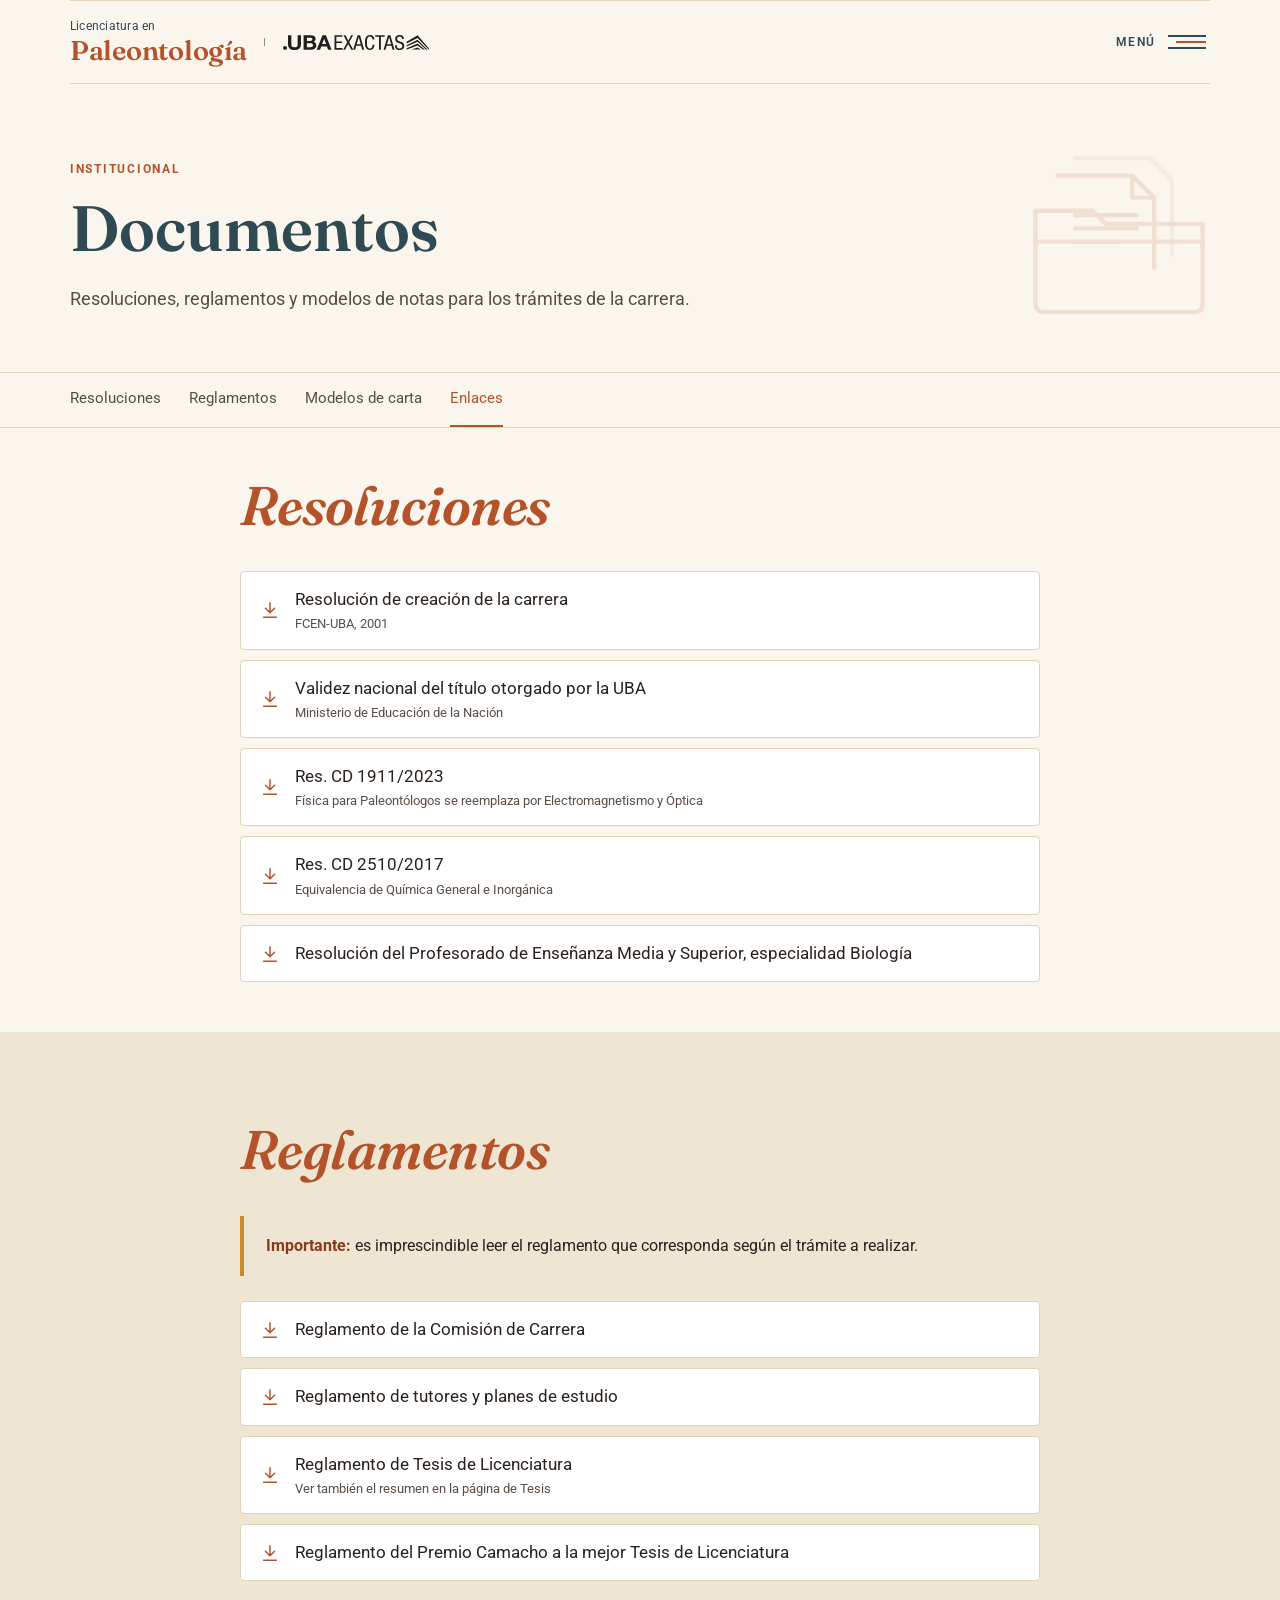
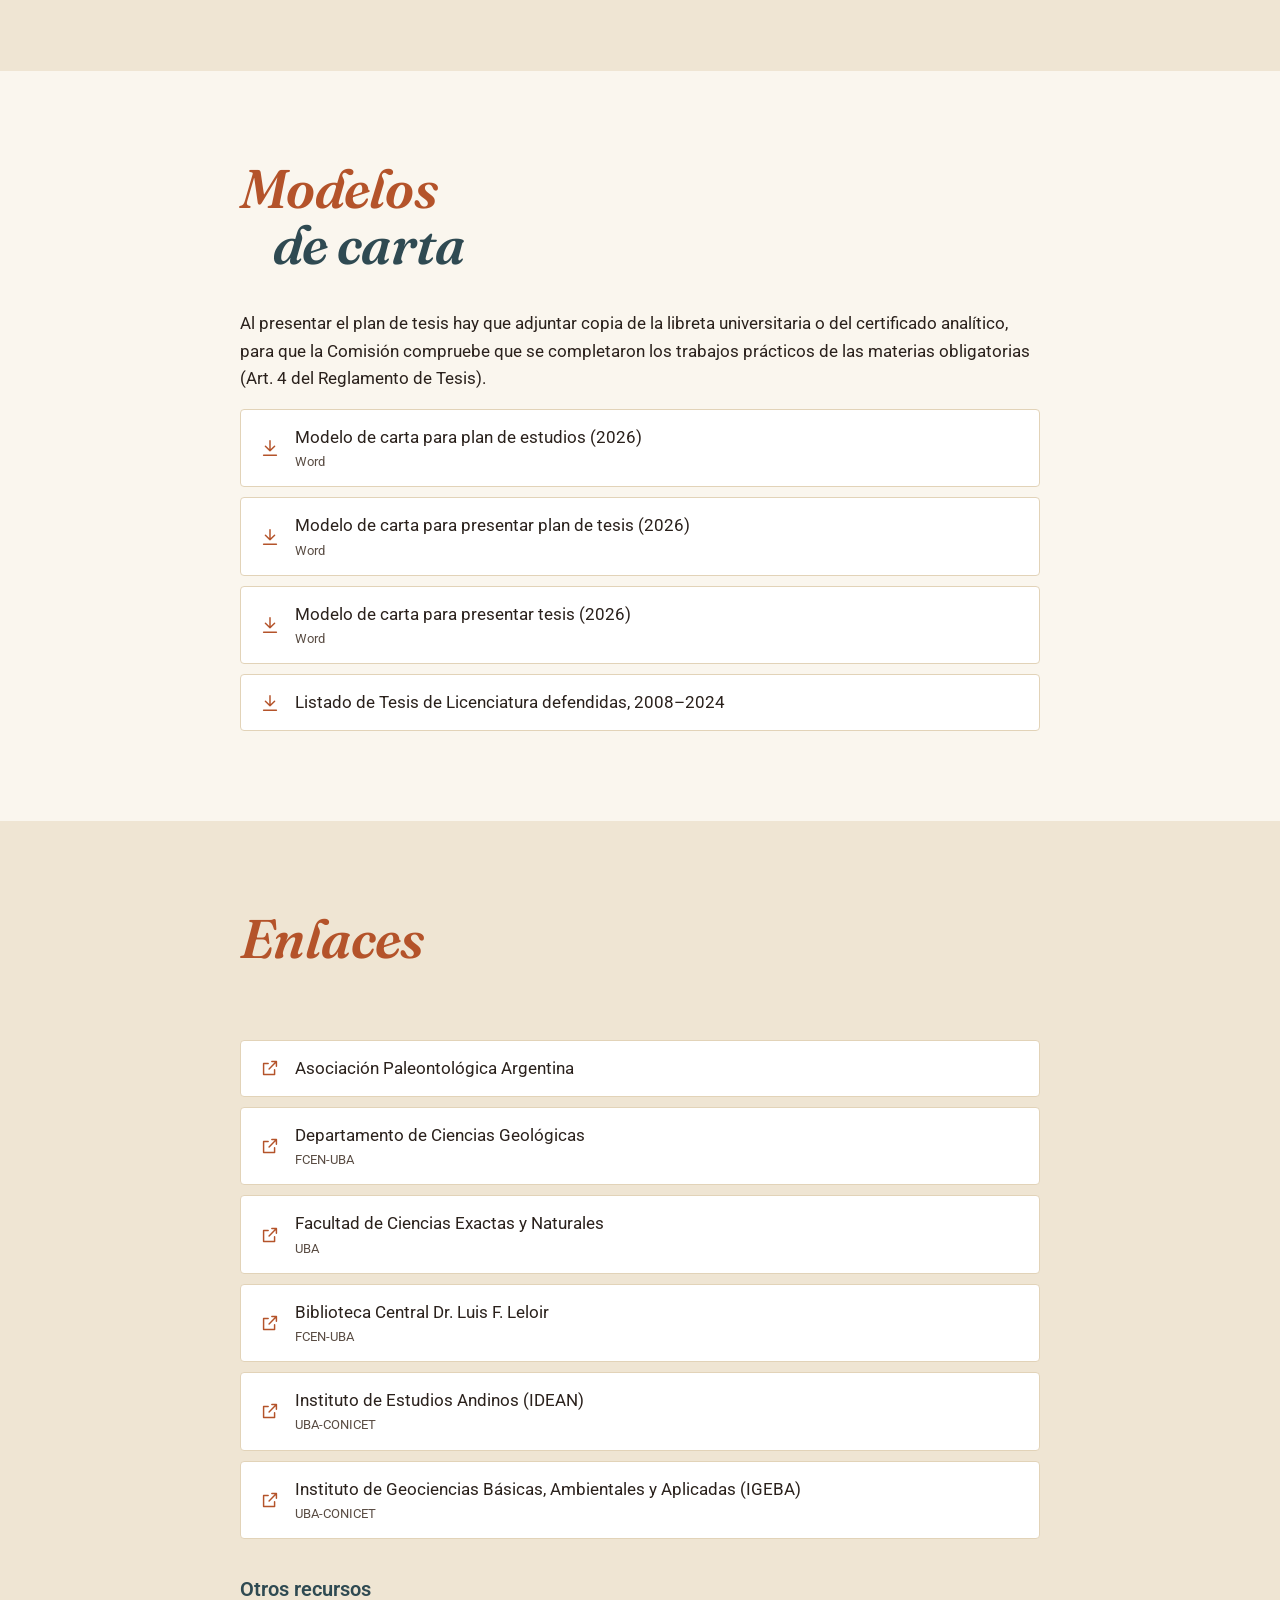
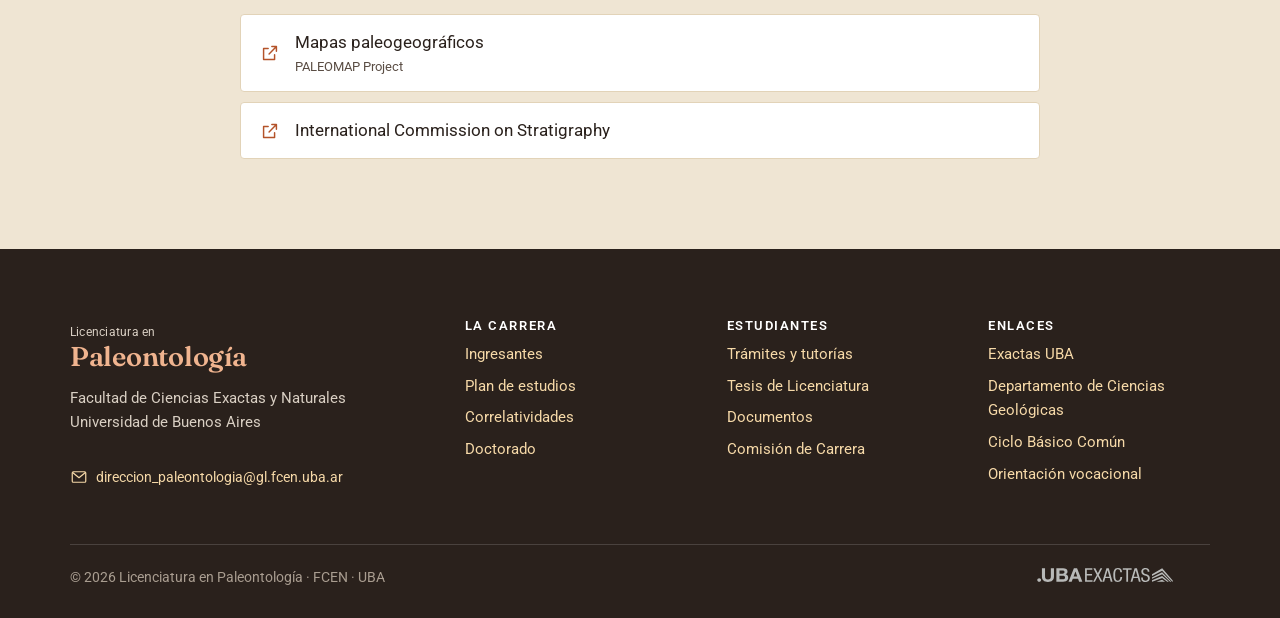
<file: documentos.html>
<!DOCTYPE html>
<html lang="es" class="no-js">
<head>
	<meta charset="UTF-8">
	<meta name="viewport" content="width=device-width, initial-scale=1.0">
	<title>Documentos | Licenciatura en Paleontología | UBA Exactas</title>
	<meta name="description" content="Resoluciones, reglamentos, modelos de carta y enlaces de la Licenciatura en Paleontología.">
	<meta property="og:title" content="Documentos | Licenciatura en Paleontología | UBA Exactas">
	<meta property="og:description" content="Resoluciones, reglamentos, modelos de carta y enlaces de la Licenciatura en Paleontología.">
	<meta property="og:type" content="website">
	<meta name="twitter:card" content="summary_large_image">
	<meta name="theme-color" content="#b4532a">
	<link rel="preconnect" href="https://fonts.googleapis.com">
	<link rel="preconnect" href="https://fonts.gstatic.com" crossorigin>
	<link href="https://fonts.googleapis.com/css2?family=Fraunces:ital,opsz,wght@0,9..144,400..700;1,9..144,400..700&family=Roboto:ital,wght@0,300..700;1,300..700&display=swap" rel="stylesheet">
	<link rel="stylesheet" href="css/style.css?v=1">
	<link rel="icon" href="imgs/favicon.svg" type="image/svg+xml">
</head>
<body class="documentos">
<a class="skip-link" href="#contenido">Saltar al contenido</a>
<header class="site-header">
	<div class="container">
		<div class="site-header__inner">
			<div class="logos">
				<a href="index.html" class="wordmark" aria-label="Licenciatura en Paleontología, inicio"><small>Licenciatura en</small><b>Paleontología</b></a>
				<span class="logos__divider" aria-hidden="true"></span>
				<a href="https://exactas.uba.ar/" class="logo-exactas-link"><img src="imgs/exactas.svg" alt="UBA Exactas" class="logo-exactas" width="210" height="22"></a>
			</div>
			<button class="menu-toggle" type="button" aria-expanded="false" aria-controls="menu">
				<span>MENÚ</span>
				<span class="menu-toggle__lines" aria-hidden="true"><i></i><i></i><i></i></span>
			</button>
		</div>
	</div>
</header>
<div class="mega-menu" id="menu" role="dialog" aria-modal="true" aria-label="Menú principal" aria-hidden="true">
	<div class="mega-menu__side">
		<a href="index.html" class="wordmark" aria-label="Licenciatura en Paleontología, inicio"><small>Licenciatura en</small><b>Paleontología</b></a>
		<h4><a href="ingresantes.html">Ingresantes</a></h4>
		<ul>
					<li><a href="ingresantes.html#que-es">¿Qué es la paleontología?</a></li>
					<li><a href="ingresantes.html#por-que">¿Por qué estudiar paleontología?</a></li>
					<li><a href="ingresantes.html#campo-laboral">Campo laboral e incumbencias</a></li>
					<li><a href="ingresantes.html#como-ingresar">Cómo ingresar</a></li>
					<li><a href="archivos/folleto-paleontologia.pdf">Folleto informativo</a></li>
		</ul>
	</div>
	<div class="mega-menu__main">
		<button class="mega-menu__close" type="button" aria-label="Cerrar menú"></button>
		<svg class="mega-menu__fossil" aria-hidden="true"><use href="imgs/fosiles.svg#amonite"/></svg>
		<div class="mega-menu__cols">
			<div class="mega-menu__col">
				<h4><a href="carrera.html">Plan de estudios</a></h4>
				<ul>
					<li><a href="carrera.html#recorrido">Recorrido de la carrera</a></li>
					<li><a href="carrera.html#correlatividades">Correlatividades</a></li>
					<li><a href="carrera.html#obligatorias">Materias obligatorias</a></li>
					<li><a href="carrera.html#orientacion">Optativas y electivas</a></li>
					<li><a href="carrera.html#totales">Carga horaria</a></li>
				</ul>
			</div>
			<div class="mega-menu__col">
				<h4><a href="estudiantes.html">Estudiantes</a></h4>
				<ul>
					<li><a href="estudiantes.html#tutor">Plan de materias y tutor</a></li>
					<li><a href="estudiantes.html#programas">Programas de materias</a></li>
					<li><a href="estudiantes.html#equivalencias">Equivalencias</a></li>
					<li><a href="tesis.html">Tesis de Licenciatura</a></li>
					<li><a href="tesis.html#premio-camacho">Premio Camacho</a></li>
				</ul>
			</div>
			<div class="mega-menu__col">
				<h4><a href="comision.html">Institucional</a></h4>
				<ul>
					<li><a href="comision.html">Comisión de Carrera</a></li>
					<li><a href="comision.html#actas">Actas de reuniones</a></li>
					<li><a href="documentos.html">Documentos y reglamentos</a></li>
					<li><a href="doctorado.html">Doctorado en Paleontología</a></li>
					<li><a href="documentos.html#enlaces">Enlaces</a></li>
				</ul>
			</div>
		</div>
	</div>
</div>
<main id="contenido">
<section class="page-hero">
	<svg class="page-hero__fossil" aria-hidden="true"><use href="imgs/fosiles.svg#carpeta"/></svg>
	<div class="container">
		<span class="eyebrow">Institucional</span>
		<h1>Documentos</h1>
		<p class="lead">Resoluciones, reglamentos y modelos de notas para los trámites de la carrera.</p>
	</div>
</section>
<nav class="page-index" aria-label="En esta página"><div class="container"><ul><li><a href="#resoluciones">Resoluciones</a></li><li><a href="#reglamentos">Reglamentos</a></li><li><a href="#modelos">Modelos de carta</a></li><li><a href="#enlaces">Enlaces</a></li></ul></div></nav>

<section class="section section--tight" id="resoluciones">
	<div class="container narrow">
		<h2 class="title-duo reveal"><span>Resoluciones</span></h2>
		<div class="reveal"><ul class="doc-list"><li><a href="archivos/resoluciones/creacion-carrera-2001.pdf"><svg aria-hidden="true"><use href="imgs/fosiles.svg#descarga"/></svg><span>Resolución de creación de la carrera<small>FCEN-UBA, 2001</small></span></a></li><li><a href="archivos/resoluciones/validez-nacional-titulo.pdf"><svg aria-hidden="true"><use href="imgs/fosiles.svg#descarga"/></svg><span>Validez nacional del título otorgado por la UBA<small>Ministerio de Educación de la Nación</small></span></a></li><li><a href="archivos/resoluciones/res-cd-1911-2023.pdf"><svg aria-hidden="true"><use href="imgs/fosiles.svg#descarga"/></svg><span>Res. CD 1911/2023<small>Física para Paleontólogos se reemplaza por Electromagnetismo y Óptica</small></span></a></li><li><a href="archivos/resoluciones/res-cd-2510-2017.pdf"><svg aria-hidden="true"><use href="imgs/fosiles.svg#descarga"/></svg><span>Res. CD 2510/2017<small>Equivalencia de Química General e Inorgánica</small></span></a></li><li><a href="archivos/resoluciones/profesorado-biologia.pdf"><svg aria-hidden="true"><use href="imgs/fosiles.svg#descarga"/></svg><span>Resolución del Profesorado de Enseñanza Media y Superior, especialidad Biología</span></a></li></ul></div>
	</div>
</section>

<section class="section section--sand" id="reglamentos">
	<div class="container narrow">
		<h2 class="title-duo reveal"><span>Reglamentos</span></h2>
		<div class="note reveal"><strong>Importante:</strong> es imprescindible leer el reglamento que corresponda según el trámite a realizar.</div>
		<div class="reveal"><ul class="doc-list"><li><a href="archivos/reglamentos/reglamento-comision-carrera.pdf"><svg aria-hidden="true"><use href="imgs/fosiles.svg#descarga"/></svg><span>Reglamento de la Comisión de Carrera</span></a></li><li><a href="archivos/reglamentos/reglamento-tutores-y-planes-de-estudio.pdf"><svg aria-hidden="true"><use href="imgs/fosiles.svg#descarga"/></svg><span>Reglamento de tutores y planes de estudio</span></a></li><li><a href="archivos/reglamentos/reglamento-tesis.pdf"><svg aria-hidden="true"><use href="imgs/fosiles.svg#descarga"/></svg><span>Reglamento de Tesis de Licenciatura<small>Ver también el resumen en la página de Tesis</small></span></a></li><li><a href="archivos/reglamentos/reglamento-premio-camacho.pdf"><svg aria-hidden="true"><use href="imgs/fosiles.svg#descarga"/></svg><span>Reglamento del Premio Camacho a la mejor Tesis de Licenciatura</span></a></li></ul></div>
	</div>
</section>

<section class="section" id="modelos">
	<div class="container narrow">
		<h2 class="title-duo reveal"><span>Modelos</span><strong>de carta</strong></h2>
		<p class="reveal">Al presentar el plan de tesis hay que adjuntar copia de la libreta universitaria o del certificado analítico, para que la Comisión compruebe que se completaron los trabajos prácticos de las materias obligatorias (Art. 4 del Reglamento de Tesis).</p>
		<div class="reveal"><ul class="doc-list"><li><a href="archivos/modelos/carta-plan-de-estudios-2026.docx"><svg aria-hidden="true"><use href="imgs/fosiles.svg#descarga"/></svg><span>Modelo de carta para plan de estudios (2026)<small>Word</small></span></a></li><li><a href="archivos/modelos/carta-plan-de-tesis-2026.doc"><svg aria-hidden="true"><use href="imgs/fosiles.svg#descarga"/></svg><span>Modelo de carta para presentar plan de tesis (2026)<small>Word</small></span></a></li><li><a href="archivos/modelos/carta-presentar-tesis-2026.doc"><svg aria-hidden="true"><use href="imgs/fosiles.svg#descarga"/></svg><span>Modelo de carta para presentar tesis (2026)<small>Word</small></span></a></li><li><a href="archivos/tesis/listado-tesis-2008-2024.pdf"><svg aria-hidden="true"><use href="imgs/fosiles.svg#descarga"/></svg><span>Listado de Tesis de Licenciatura defendidas, 2008–2024</span></a></li></ul></div>
	</div>
</section>

<section class="section section--sand" id="enlaces">
	<div class="container narrow">
		<h2 class="title-duo reveal"><span>Enlaces</span></h2>
		<h3 class="reveal" style="color:var(--slate)">Institucionales</h3>
		<div class="reveal"><ul class="doc-list"><li><a href="http://www.apaleontologica.org.ar/"><svg aria-hidden="true"><use href="imgs/fosiles.svg#externo"/></svg><span>Asociación Paleontológica Argentina</span></a></li><li><a href="http://www.gl.fcen.uba.ar/"><svg aria-hidden="true"><use href="imgs/fosiles.svg#externo"/></svg><span>Departamento de Ciencias Geológicas<small>FCEN-UBA</small></span></a></li><li><a href="https://exactas.uba.ar/"><svg aria-hidden="true"><use href="imgs/fosiles.svg#externo"/></svg><span>Facultad de Ciencias Exactas y Naturales<small>UBA</small></span></a></li><li><a href="http://www.bl.fcen.uba.ar/"><svg aria-hidden="true"><use href="imgs/fosiles.svg#externo"/></svg><span>Biblioteca Central Dr. Luis F. Leloir<small>FCEN-UBA</small></span></a></li><li><a href="http://www.idean.gl.fcen.uba.ar/"><svg aria-hidden="true"><use href="imgs/fosiles.svg#externo"/></svg><span>Instituto de Estudios Andinos (IDEAN)<small>UBA-CONICET</small></span></a></li><li><a href="http://igeba.gl.fcen.uba.ar/"><svg aria-hidden="true"><use href="imgs/fosiles.svg#externo"/></svg><span>Instituto de Geociencias Básicas, Ambientales y Aplicadas (IGEBA)<small>UBA-CONICET</small></span></a></li></ul></div>
		<h3 class="reveal" style="color:var(--slate);margin-top:2em">Otros recursos</h3>
		<div class="reveal"><ul class="doc-list"><li><a href="http://www.scotese.com/"><svg aria-hidden="true"><use href="imgs/fosiles.svg#externo"/></svg><span>Mapas paleogeográficos<small>PALEOMAP Project</small></span></a></li><li><a href="https://stratigraphy.org/"><svg aria-hidden="true"><use href="imgs/fosiles.svg#externo"/></svg><span>International Commission on Stratigraphy</span></a></li></ul></div>
	</div>
</section>

</main>
<footer class="site-footer">
	<div class="container">
		<div class="footer-grid">
			<div>
				<a href="index.html" class="wordmark" aria-label="Licenciatura en Paleontología, inicio"><small>Licenciatura en</small><b>Paleontología</b></a>
				<p style="margin-top:16px">Facultad de Ciencias Exactas y Naturales<br>Universidad de Buenos Aires</p>
				<a class="footer-contact" href="mailto:direccion_paleontologia@gl.fcen.uba.ar"><svg aria-hidden="true"><use href="imgs/fosiles.svg#mail"/></svg>direccion_paleontologia@<wbr>gl.fcen.uba.ar</a>
			</div>
			<div>
				<h4>La carrera</h4>
				<ul>
					<li><a href="ingresantes.html">Ingresantes</a></li>
					<li><a href="carrera.html">Plan de estudios</a></li>
					<li><a href="carrera.html#correlatividades">Correlatividades</a></li>
					<li><a href="doctorado.html">Doctorado</a></li>
				</ul>
			</div>
			<div>
				<h4>Estudiantes</h4>
				<ul>
					<li><a href="estudiantes.html">Trámites y tutorías</a></li>
					<li><a href="tesis.html">Tesis de Licenciatura</a></li>
					<li><a href="documentos.html">Documentos</a></li>
					<li><a href="comision.html">Comisión de Carrera</a></li>
				</ul>
			</div>
			<div>
				<h4>Enlaces</h4>
				<ul>
					<li><a href="https://exactas.uba.ar/">Exactas UBA</a></li>
					<li><a href="http://www.gl.fcen.uba.ar/">Departamento de Ciencias Geológicas</a></li>
					<li><a href="https://www.cbc.uba.ar/">Ciclo Básico Común</a></li>
					<li><a href="https://exactas.uba.ar/extension/ov/">Orientación vocacional</a></li>
				</ul>
			</div>
		</div>
		<div class="footer-bottom">
			<span>© <span data-year>2026</span> Licenciatura en Paleontología · FCEN · UBA</span>
			<a href="https://exactas.uba.ar/"><img src="imgs/exactas.svg" alt="UBA Exactas" width="210" height="22"></a>
		</div>
	</div>
</footer>
<script src="js/main.js?v=1"></script>
</body>
</html>
</file>
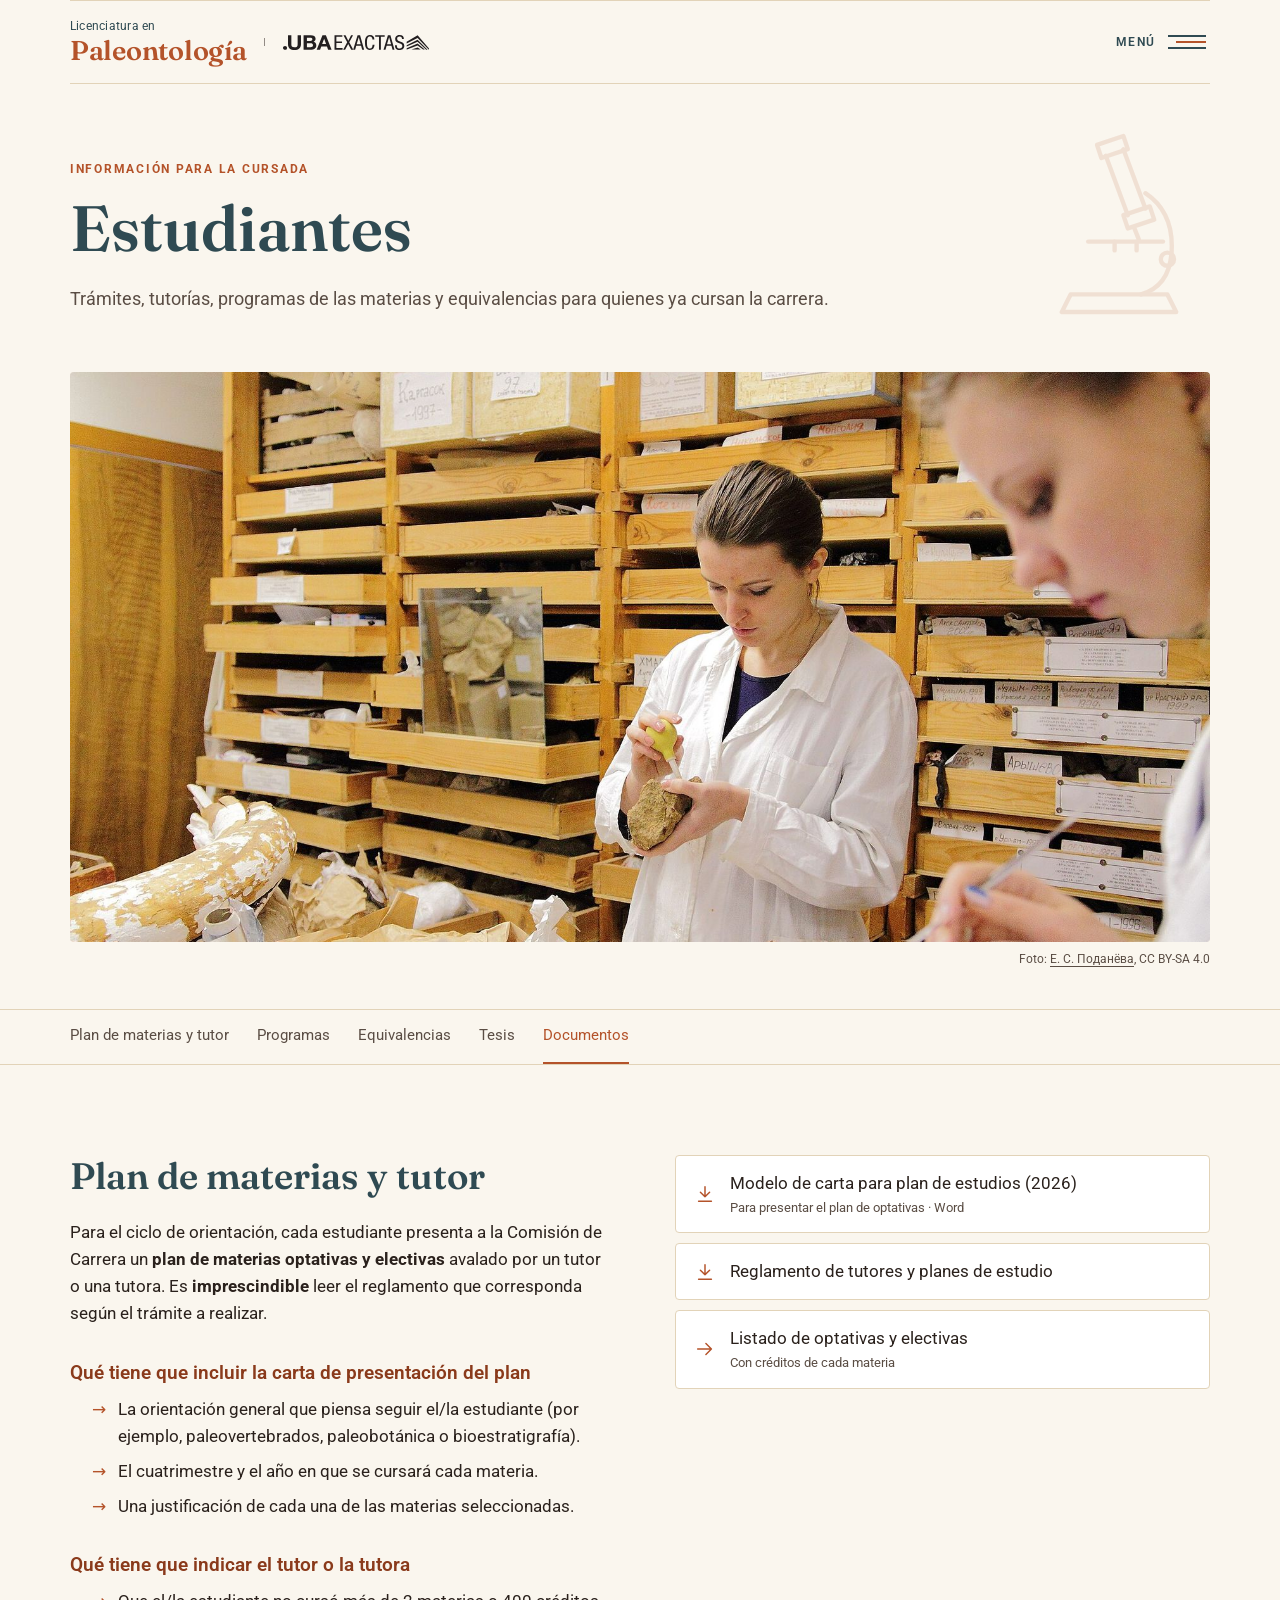
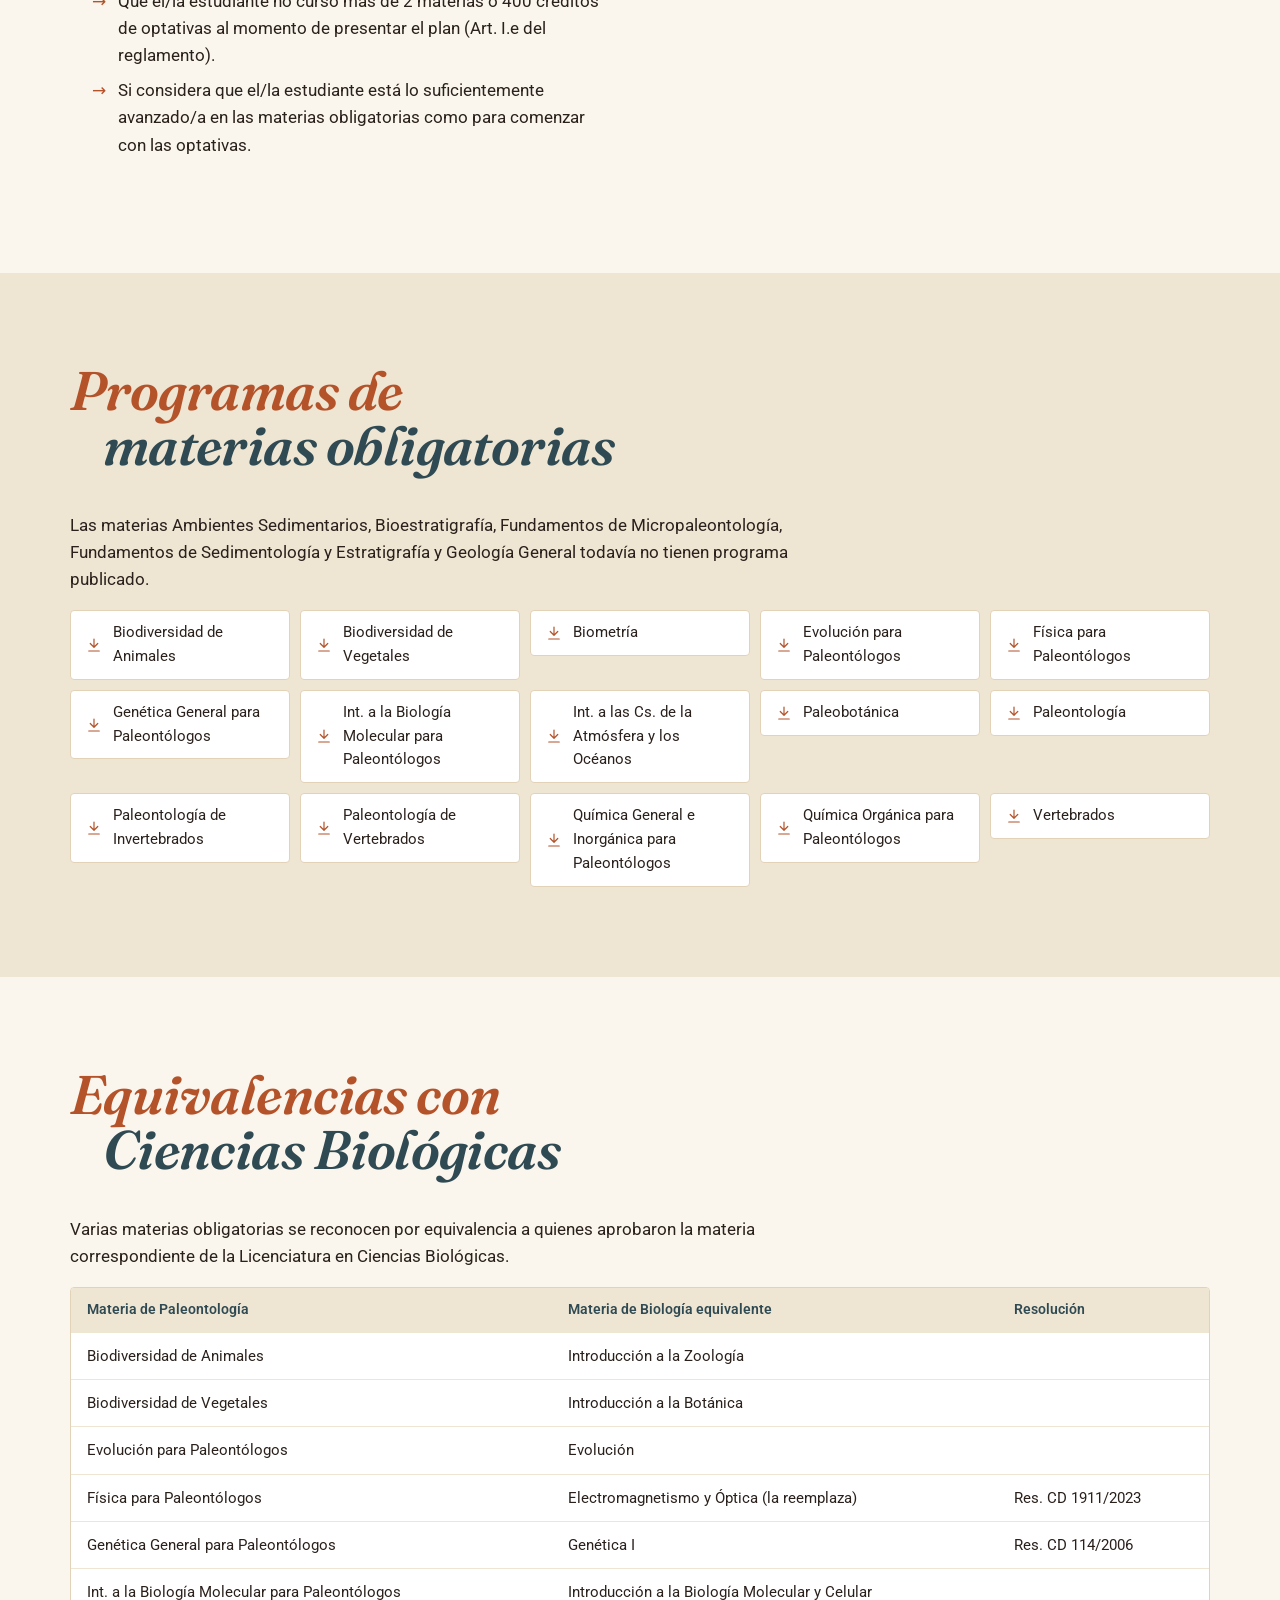
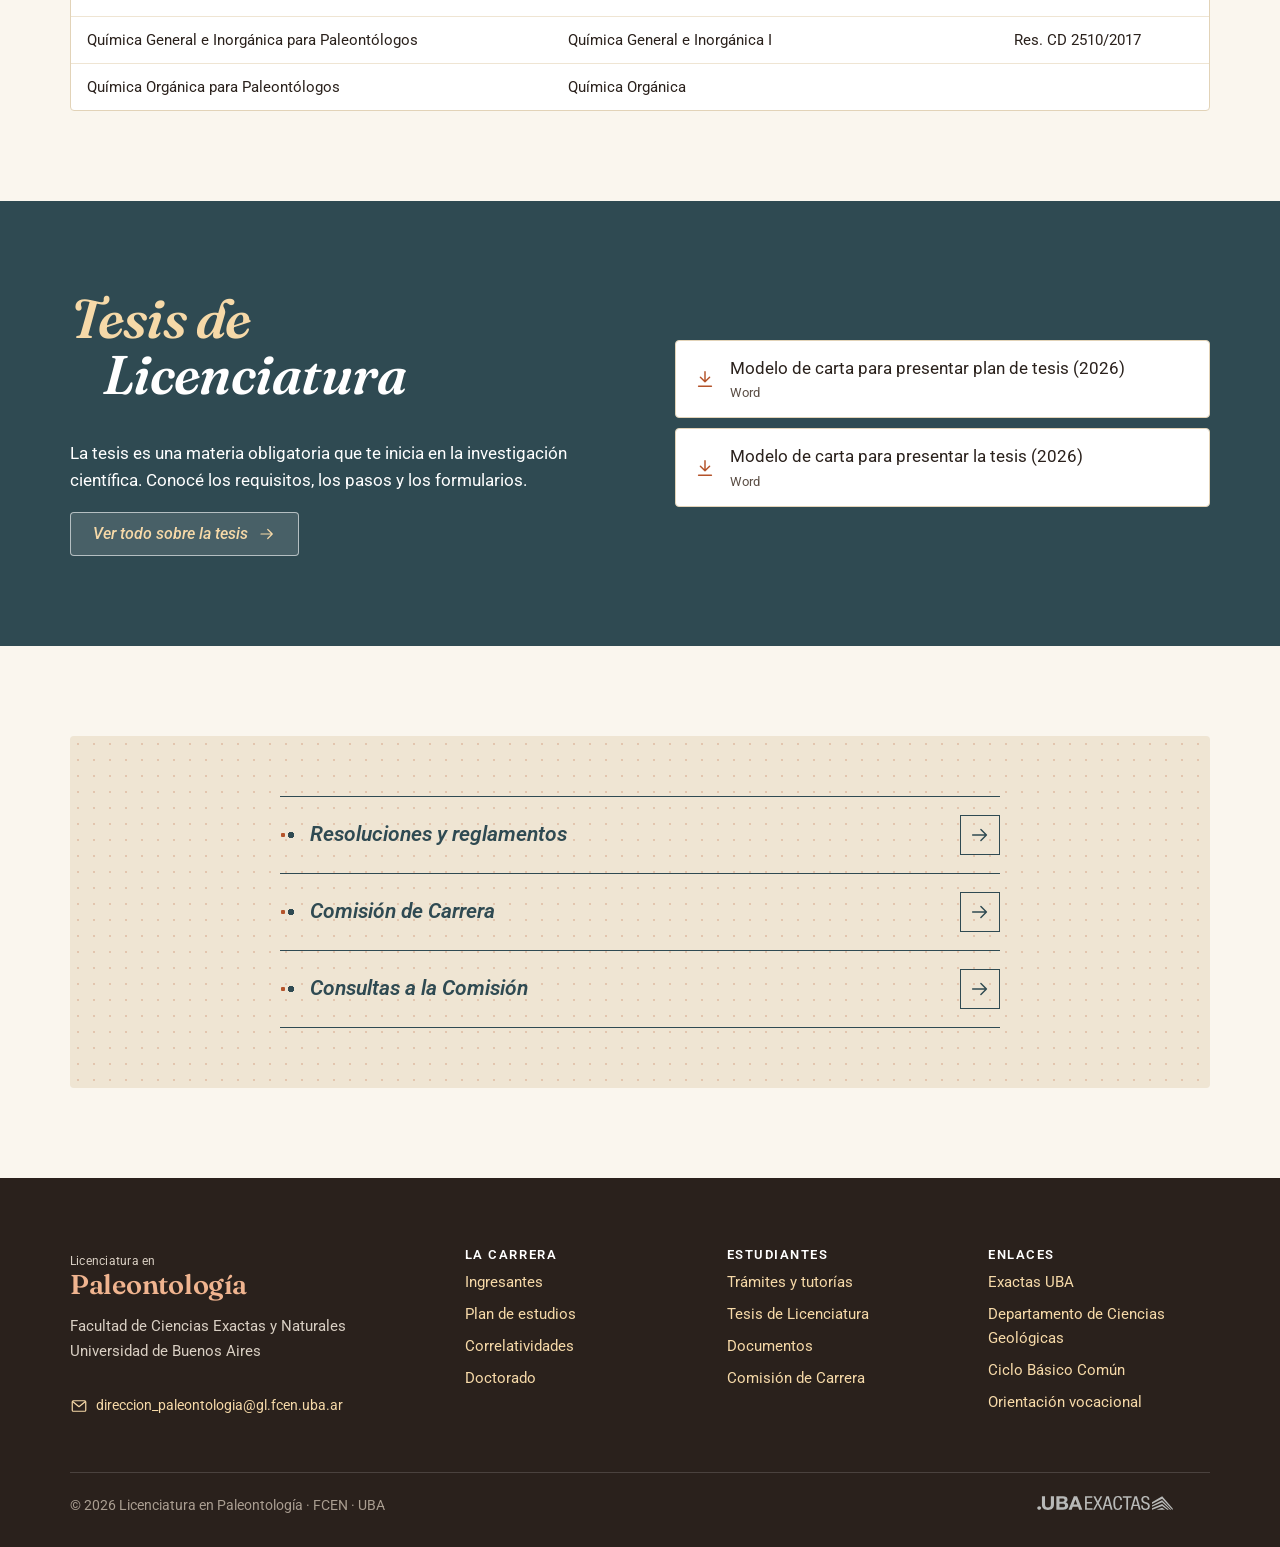
<file: estudiantes.html>
<!DOCTYPE html>
<html lang="es" class="no-js">
<head>
	<meta charset="UTF-8">
	<meta name="viewport" content="width=device-width, initial-scale=1.0">
	<title>Estudiantes | Licenciatura en Paleontología | UBA Exactas</title>
	<meta name="description" content="Plan de materias y tutor, programas de las materias, equivalencias y trámites para estudiantes de Paleontología.">
	<meta property="og:title" content="Estudiantes | Licenciatura en Paleontología | UBA Exactas">
	<meta property="og:description" content="Plan de materias y tutor, programas de las materias, equivalencias y trámites para estudiantes de Paleontología.">
	<meta property="og:type" content="website">
	<meta name="twitter:card" content="summary_large_image">
	<meta name="theme-color" content="#b4532a">
	<link rel="preconnect" href="https://fonts.googleapis.com">
	<link rel="preconnect" href="https://fonts.gstatic.com" crossorigin>
	<link href="https://fonts.googleapis.com/css2?family=Fraunces:ital,opsz,wght@0,9..144,400..700;1,9..144,400..700&family=Roboto:ital,wght@0,300..700;1,300..700&display=swap" rel="stylesheet">
	<link rel="stylesheet" href="css/style.css?v=1">
	<link rel="icon" href="imgs/favicon.svg" type="image/svg+xml">
</head>
<body class="estudiantes">
<a class="skip-link" href="#contenido">Saltar al contenido</a>
<header class="site-header">
	<div class="container">
		<div class="site-header__inner">
			<div class="logos">
				<a href="index.html" class="wordmark" aria-label="Licenciatura en Paleontología, inicio"><small>Licenciatura en</small><b>Paleontología</b></a>
				<span class="logos__divider" aria-hidden="true"></span>
				<a href="https://exactas.uba.ar/" class="logo-exactas-link"><img src="imgs/exactas.svg" alt="UBA Exactas" class="logo-exactas" width="210" height="22"></a>
			</div>
			<button class="menu-toggle" type="button" aria-expanded="false" aria-controls="menu">
				<span>MENÚ</span>
				<span class="menu-toggle__lines" aria-hidden="true"><i></i><i></i><i></i></span>
			</button>
		</div>
	</div>
</header>
<div class="mega-menu" id="menu" role="dialog" aria-modal="true" aria-label="Menú principal" aria-hidden="true">
	<div class="mega-menu__side">
		<a href="index.html" class="wordmark" aria-label="Licenciatura en Paleontología, inicio"><small>Licenciatura en</small><b>Paleontología</b></a>
		<h4><a href="ingresantes.html">Ingresantes</a></h4>
		<ul>
					<li><a href="ingresantes.html#que-es">¿Qué es la paleontología?</a></li>
					<li><a href="ingresantes.html#por-que">¿Por qué estudiar paleontología?</a></li>
					<li><a href="ingresantes.html#campo-laboral">Campo laboral e incumbencias</a></li>
					<li><a href="ingresantes.html#como-ingresar">Cómo ingresar</a></li>
					<li><a href="archivos/folleto-paleontologia.pdf">Folleto informativo</a></li>
		</ul>
	</div>
	<div class="mega-menu__main">
		<button class="mega-menu__close" type="button" aria-label="Cerrar menú"></button>
		<svg class="mega-menu__fossil" aria-hidden="true"><use href="imgs/fosiles.svg#amonite"/></svg>
		<div class="mega-menu__cols">
			<div class="mega-menu__col">
				<h4><a href="carrera.html">Plan de estudios</a></h4>
				<ul>
					<li><a href="carrera.html#recorrido">Recorrido de la carrera</a></li>
					<li><a href="carrera.html#correlatividades">Correlatividades</a></li>
					<li><a href="carrera.html#obligatorias">Materias obligatorias</a></li>
					<li><a href="carrera.html#orientacion">Optativas y electivas</a></li>
					<li><a href="carrera.html#totales">Carga horaria</a></li>
				</ul>
			</div>
			<div class="mega-menu__col">
				<h4><a href="estudiantes.html">Estudiantes</a></h4>
				<ul>
					<li><a href="estudiantes.html#tutor">Plan de materias y tutor</a></li>
					<li><a href="estudiantes.html#programas">Programas de materias</a></li>
					<li><a href="estudiantes.html#equivalencias">Equivalencias</a></li>
					<li><a href="tesis.html">Tesis de Licenciatura</a></li>
					<li><a href="tesis.html#premio-camacho">Premio Camacho</a></li>
				</ul>
			</div>
			<div class="mega-menu__col">
				<h4><a href="comision.html">Institucional</a></h4>
				<ul>
					<li><a href="comision.html">Comisión de Carrera</a></li>
					<li><a href="comision.html#actas">Actas de reuniones</a></li>
					<li><a href="documentos.html">Documentos y reglamentos</a></li>
					<li><a href="doctorado.html">Doctorado en Paleontología</a></li>
					<li><a href="documentos.html#enlaces">Enlaces</a></li>
				</ul>
			</div>
		</div>
	</div>
</div>
<main id="contenido">
<section class="page-hero">
	<svg class="page-hero__fossil" aria-hidden="true"><use href="imgs/fosiles.svg#microscopio"/></svg>
	<div class="container">
		<span class="eyebrow">Información para la cursada</span>
		<h1>Estudiantes</h1>
		<p class="lead">Trámites, tutorías, programas de las materias y equivalencias para quienes ya cursan la carrera.</p>
	</div>
</section>
<section class="photo-banner reveal"><div class="container"><figure class="figure-banner"><img src="imgs/fotos/estudiantes-laboratorio.jpg" alt="Estudiantes trabajando con restos fósiles en un laboratorio universitario de paleontología" width="1800" height="1200" style="object-position:center 35%"><figcaption>Foto: <a href="https://commons.wikimedia.org/wiki/File:%D0%9B%D0%B0%D0%B1%D0%BE%D1%80%D0%B0%D1%82%D0%BE%D1%80%D0%B8%D1%8F_%D0%BA%D0%BE%D0%BD%D1%82%D0%B8%D0%BD%D0%B5%D0%BD%D1%82%D0%B0%D0%BB%D1%8C%D0%BD%D1%8B%D1%85_%D1%8D%D0%BA%D0%BE%D1%81%D0%B8%D1%81%D1%82%D0%B5%D0%BC_%D0%BC%D0%B5%D0%B7%D0%BE%D0%B7%D0%BE%D1%8F_%D0%B8_%D0%BA%D0%B0%D0%B9%D0%BD%D0%BE%D0%B7%D0%BE%D1%8F_%D0%9D%D0%98_%D0%A2%D0%93%D0%A3_(%D0%A2%D0%BE%D0%BC%D1%81%D0%BA)_07.JPG">Е. С. Поданёва</a>, CC BY-SA 4.0</figcaption></figure></div></section>
<nav class="page-index" aria-label="En esta página"><div class="container"><ul><li><a href="#tutor">Plan de materias y tutor</a></li><li><a href="#programas">Programas</a></li><li><a href="#equivalencias">Equivalencias</a></li><li><a href="#tesis">Tesis</a></li><li><a href="#documentos">Documentos</a></li></ul></div></nav>

<section class="section" id="tutor">
	<div class="container">
		<div class="split split--top">
			<div class="prose reveal">
				<h2>Plan de materias y tutor</h2>
				<p>Para el ciclo de orientación, cada estudiante presenta a la Comisión de Carrera un <strong>plan de materias optativas y electivas</strong> avalado por un tutor o una tutora. Es <strong>imprescindible</strong> leer el reglamento que corresponda según el trámite a realizar.</p>
				<h3>Qué tiene que incluir la carta de presentación del plan</h3>
				<ul class="arrow-list">
					<li>La orientación general que piensa seguir el/la estudiante (por ejemplo, paleovertebrados, paleobotánica o bioestratigrafía).</li>
					<li>El cuatrimestre y el año en que se cursará cada materia.</li>
					<li>Una justificación de cada una de las materias seleccionadas.</li>
				</ul>
				<h3>Qué tiene que indicar el tutor o la tutora</h3>
				<ul class="arrow-list">
					<li>Que el/la estudiante no cursó más de 2 materias o 400 créditos de optativas al momento de presentar el plan (Art. I.e del reglamento).</li>
					<li>Si considera que el/la estudiante está lo suficientemente avanzado/a en las materias obligatorias como para comenzar con las optativas.</li>
				</ul>
			</div>
			<div class="reveal">
				<ul class="doc-list">
					<li><a href="archivos/modelos/carta-plan-de-estudios-2026.docx"><svg aria-hidden="true"><use href="imgs/fosiles.svg#descarga"/></svg><span>Modelo de carta para plan de estudios (2026)<small>Para presentar el plan de optativas · Word</small></span></a></li>
					<li><a href="archivos/reglamentos/reglamento-tutores-y-planes-de-estudio.pdf"><svg aria-hidden="true"><use href="imgs/fosiles.svg#descarga"/></svg><span>Reglamento de tutores y planes de estudio</span></a></li>
					<li><a href="carrera.html#orientacion"><svg aria-hidden="true"><use href="imgs/fosiles.svg#flecha"/></svg><span>Listado de optativas y electivas<small>Con créditos de cada materia</small></span></a></li>
				</ul>
			</div>
		</div>
	</div>
</section>

<section class="section section--sand" id="programas">
	<div class="container">
		<h2 class="title-duo reveal"><span>Programas de</span><strong>materias obligatorias</strong></h2>
		<p class="reveal" style="max-width:780px">Las materias Ambientes Sedimentarios, Bioestratigrafía, Fundamentos de Micropaleontología, Fundamentos de Sedimentología y Estratigrafía y Geología General todavía no tienen programa publicado.</p>
		<ul class="doc-grid reveal"><li><a href="archivos/programas/biodiversidad-de-animales.pdf"><svg aria-hidden="true"><use href="imgs/fosiles.svg#descarga"/></svg>Biodiversidad de Animales</a></li><li><a href="archivos/programas/biodiversidad-de-vegetales.pdf"><svg aria-hidden="true"><use href="imgs/fosiles.svg#descarga"/></svg>Biodiversidad de Vegetales</a></li><li><a href="archivos/programas/biometria.pdf"><svg aria-hidden="true"><use href="imgs/fosiles.svg#descarga"/></svg>Biometría</a></li><li><a href="archivos/programas/evolucion.pdf"><svg aria-hidden="true"><use href="imgs/fosiles.svg#descarga"/></svg>Evolución para Paleontólogos</a></li><li><a href="archivos/programas/fisica-para-paleontologos.pdf"><svg aria-hidden="true"><use href="imgs/fosiles.svg#descarga"/></svg>Física para Paleontólogos</a></li><li><a href="archivos/programas/genetica-general.pdf"><svg aria-hidden="true"><use href="imgs/fosiles.svg#descarga"/></svg>Genética General para Paleontólogos</a></li><li><a href="archivos/programas/introduccion-biologia-molecular.pdf"><svg aria-hidden="true"><use href="imgs/fosiles.svg#descarga"/></svg>Int. a la Biología Molecular para Paleontólogos</a></li><li><a href="archivos/programas/introduccion-ciencias-atmosfera-oceanos.pdf"><svg aria-hidden="true"><use href="imgs/fosiles.svg#descarga"/></svg>Int. a las Cs. de la Atmósfera y los Océanos</a></li><li><a href="archivos/programas/paleobotanica.pdf"><svg aria-hidden="true"><use href="imgs/fosiles.svg#descarga"/></svg>Paleobotánica</a></li><li><a href="archivos/programas/paleontologia.pdf"><svg aria-hidden="true"><use href="imgs/fosiles.svg#descarga"/></svg>Paleontología</a></li><li><a href="archivos/programas/paleontologia-de-invertebrados.pdf"><svg aria-hidden="true"><use href="imgs/fosiles.svg#descarga"/></svg>Paleontología de Invertebrados</a></li><li><a href="archivos/programas/paleontologia-de-vertebrados.pdf"><svg aria-hidden="true"><use href="imgs/fosiles.svg#descarga"/></svg>Paleontología de Vertebrados</a></li><li><a href="archivos/programas/quimica-general-e-inorganica.pdf"><svg aria-hidden="true"><use href="imgs/fosiles.svg#descarga"/></svg>Química General e Inorgánica para Paleontólogos</a></li><li><a href="archivos/programas/quimica-organica.pdf"><svg aria-hidden="true"><use href="imgs/fosiles.svg#descarga"/></svg>Química Orgánica para Paleontólogos</a></li><li><a href="archivos/programas/vertebrados.pdf"><svg aria-hidden="true"><use href="imgs/fosiles.svg#descarga"/></svg>Vertebrados</a></li></ul>
	</div>
</section>

<section class="section" id="equivalencias">
	<div class="container">
		<h2 class="title-duo reveal"><span>Equivalencias con</span><strong>Ciencias Biológicas</strong></h2>
		<p class="reveal" style="max-width:780px">Varias materias obligatorias se reconocen por equivalencia a quienes aprobaron la materia correspondiente de la Licenciatura en Ciencias Biológicas.</p>
		<div class="table-wrap reveal"><table><thead><tr><th scope="col">Materia de Paleontología</th><th scope="col">Materia de Biología equivalente</th><th scope="col">Resolución</th></tr></thead><tbody><tr><td>Biodiversidad de Animales</td><td>Introducción a la Zoología</td><td></td></tr><tr><td>Biodiversidad de Vegetales</td><td>Introducción a la Botánica</td><td></td></tr><tr><td>Evolución para Paleontólogos</td><td>Evolución</td><td></td></tr><tr><td>Física para Paleontólogos</td><td>Electromagnetismo y Óptica (la reemplaza)</td><td>Res. CD 1911/2023</td></tr><tr><td>Genética General para Paleontólogos</td><td>Genética I</td><td>Res. CD 114/2006</td></tr><tr><td>Int. a la Biología Molecular para Paleontólogos</td><td>Introducción a la Biología Molecular y Celular</td><td></td></tr><tr><td>Química General e Inorgánica para Paleontólogos</td><td>Química General e Inorgánica I</td><td>Res. CD 2510/2017</td></tr><tr><td>Química Orgánica para Paleontólogos</td><td>Química Orgánica</td><td></td></tr></tbody></table></div>
	</div>
</section>

<section class="section section--slate" id="tesis">
	<div class="container">
		<div class="split">
			<div class="reveal">
				<h2 class="title-duo"><span style="color:#f6d9a8">Tesis de</span><strong style="color:#fff">Licenciatura</strong></h2>
				<p>La tesis es una materia obligatoria que te inicia en la investigación científica. Conocé los requisitos, los pasos y los formularios.</p>
				<a class="btn btn--light" href="tesis.html">Ver todo sobre la tesis <svg aria-hidden="true"><use href="imgs/fosiles.svg#flecha"/></svg></a>
			</div>
			<ul class="doc-list reveal">
				<li><a href="archivos/modelos/carta-plan-de-tesis-2026.doc"><svg aria-hidden="true"><use href="imgs/fosiles.svg#descarga"/></svg><span>Modelo de carta para presentar plan de tesis (2026)<small>Word</small></span></a></li>
				<li><a href="archivos/modelos/carta-presentar-tesis-2026.doc"><svg aria-hidden="true"><use href="imgs/fosiles.svg#descarga"/></svg><span>Modelo de carta para presentar la tesis (2026)<small>Word</small></span></a></li>
			</ul>
		</div>
	</div>
</section>

<section class="section" id="documentos">
	<div class="container">
		<div class="quick-links reveal">
			<ul>
				<li><a href="documentos.html">Resoluciones y reglamentos <span class="box"><svg aria-hidden="true"><use href="imgs/fosiles.svg#flecha"/></svg></span></a></li>
				<li><a href="comision.html">Comisión de Carrera <span class="box"><svg aria-hidden="true"><use href="imgs/fosiles.svg#flecha"/></svg></span></a></li>
				<li><a href="mailto:direccion_paleontologia@gl.fcen.uba.ar">Consultas a la Comisión <span class="box"><svg aria-hidden="true"><use href="imgs/fosiles.svg#flecha"/></svg></span></a></li>
			</ul>
		</div>
	</div>
</section>

</main>
<footer class="site-footer">
	<div class="container">
		<div class="footer-grid">
			<div>
				<a href="index.html" class="wordmark" aria-label="Licenciatura en Paleontología, inicio"><small>Licenciatura en</small><b>Paleontología</b></a>
				<p style="margin-top:16px">Facultad de Ciencias Exactas y Naturales<br>Universidad de Buenos Aires</p>
				<a class="footer-contact" href="mailto:direccion_paleontologia@gl.fcen.uba.ar"><svg aria-hidden="true"><use href="imgs/fosiles.svg#mail"/></svg>direccion_paleontologia@<wbr>gl.fcen.uba.ar</a>
			</div>
			<div>
				<h4>La carrera</h4>
				<ul>
					<li><a href="ingresantes.html">Ingresantes</a></li>
					<li><a href="carrera.html">Plan de estudios</a></li>
					<li><a href="carrera.html#correlatividades">Correlatividades</a></li>
					<li><a href="doctorado.html">Doctorado</a></li>
				</ul>
			</div>
			<div>
				<h4>Estudiantes</h4>
				<ul>
					<li><a href="estudiantes.html">Trámites y tutorías</a></li>
					<li><a href="tesis.html">Tesis de Licenciatura</a></li>
					<li><a href="documentos.html">Documentos</a></li>
					<li><a href="comision.html">Comisión de Carrera</a></li>
				</ul>
			</div>
			<div>
				<h4>Enlaces</h4>
				<ul>
					<li><a href="https://exactas.uba.ar/">Exactas UBA</a></li>
					<li><a href="http://www.gl.fcen.uba.ar/">Departamento de Ciencias Geológicas</a></li>
					<li><a href="https://www.cbc.uba.ar/">Ciclo Básico Común</a></li>
					<li><a href="https://exactas.uba.ar/extension/ov/">Orientación vocacional</a></li>
				</ul>
			</div>
		</div>
		<div class="footer-bottom">
			<span>© <span data-year>2026</span> Licenciatura en Paleontología · FCEN · UBA</span>
			<a href="https://exactas.uba.ar/"><img src="imgs/exactas.svg" alt="UBA Exactas" width="210" height="22"></a>
		</div>
	</div>
</footer>
<script src="js/main.js?v=1"></script>
</body>
</html>
</file>
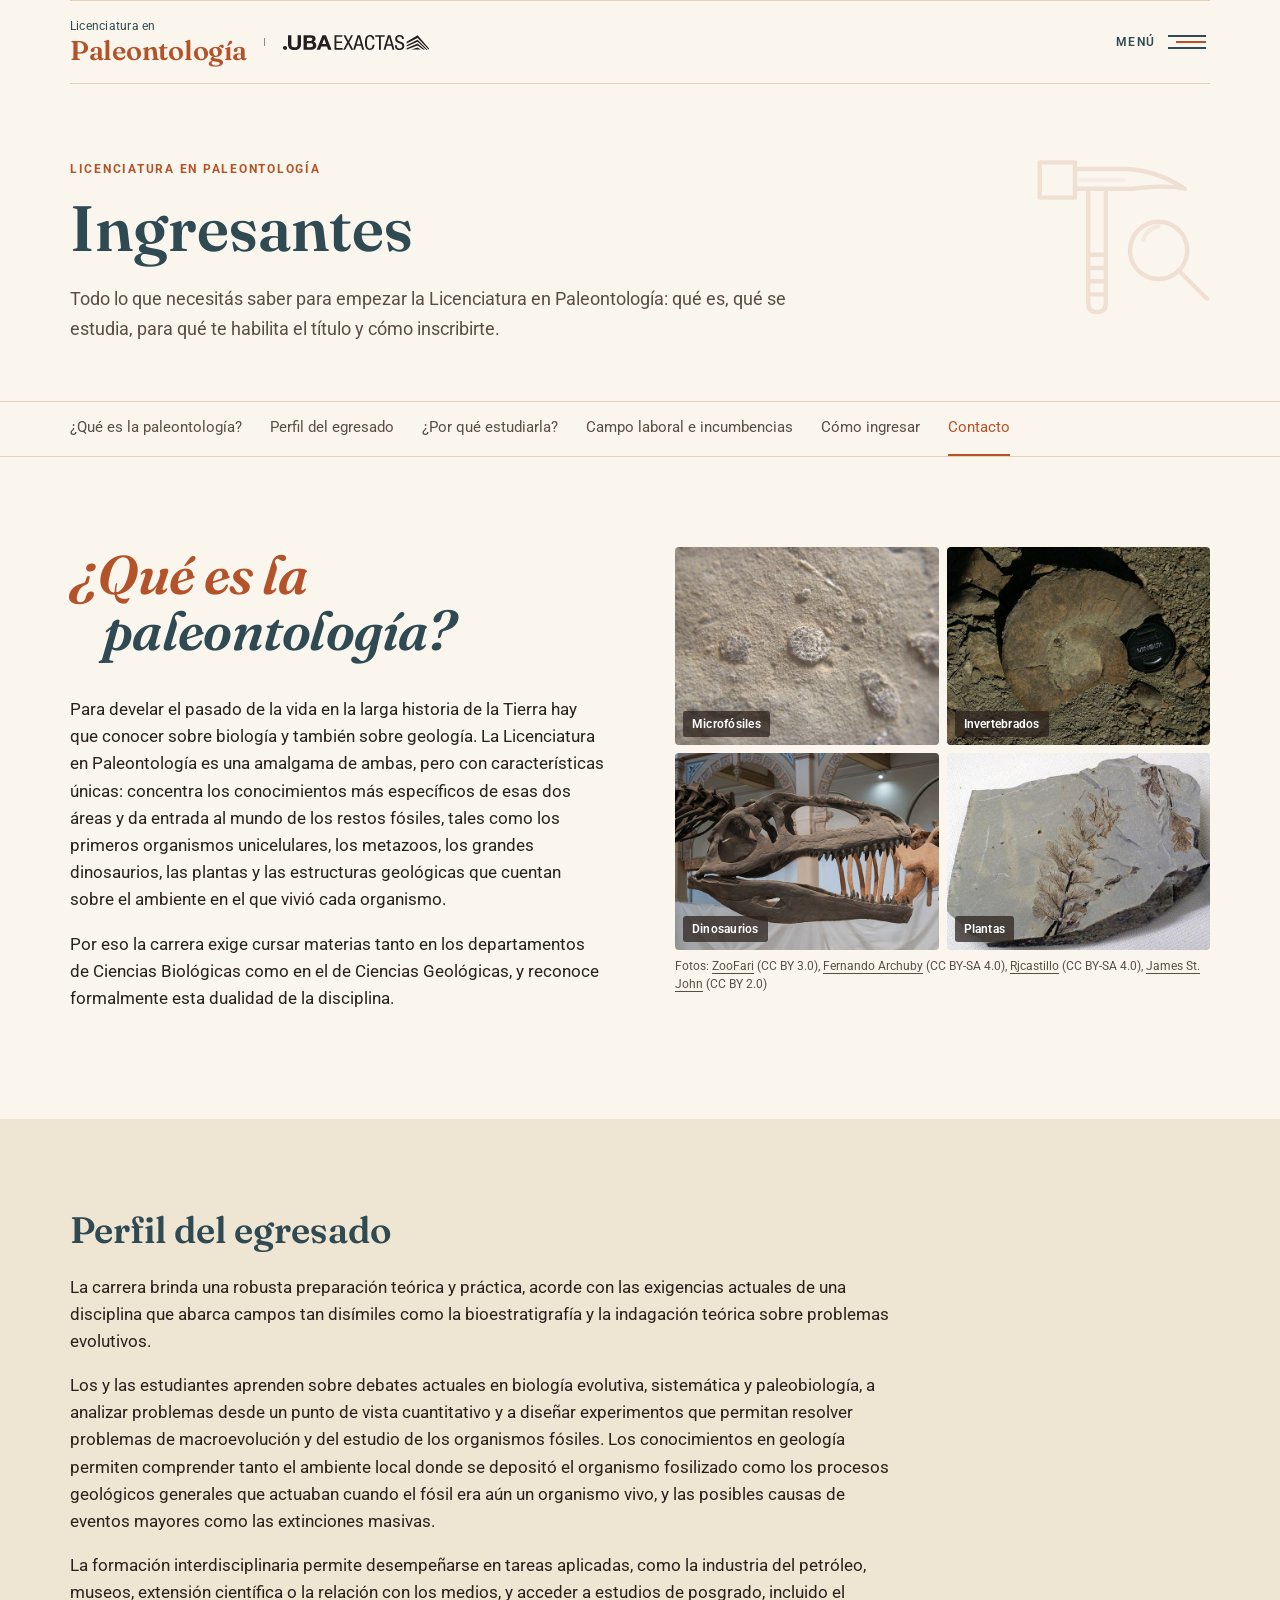
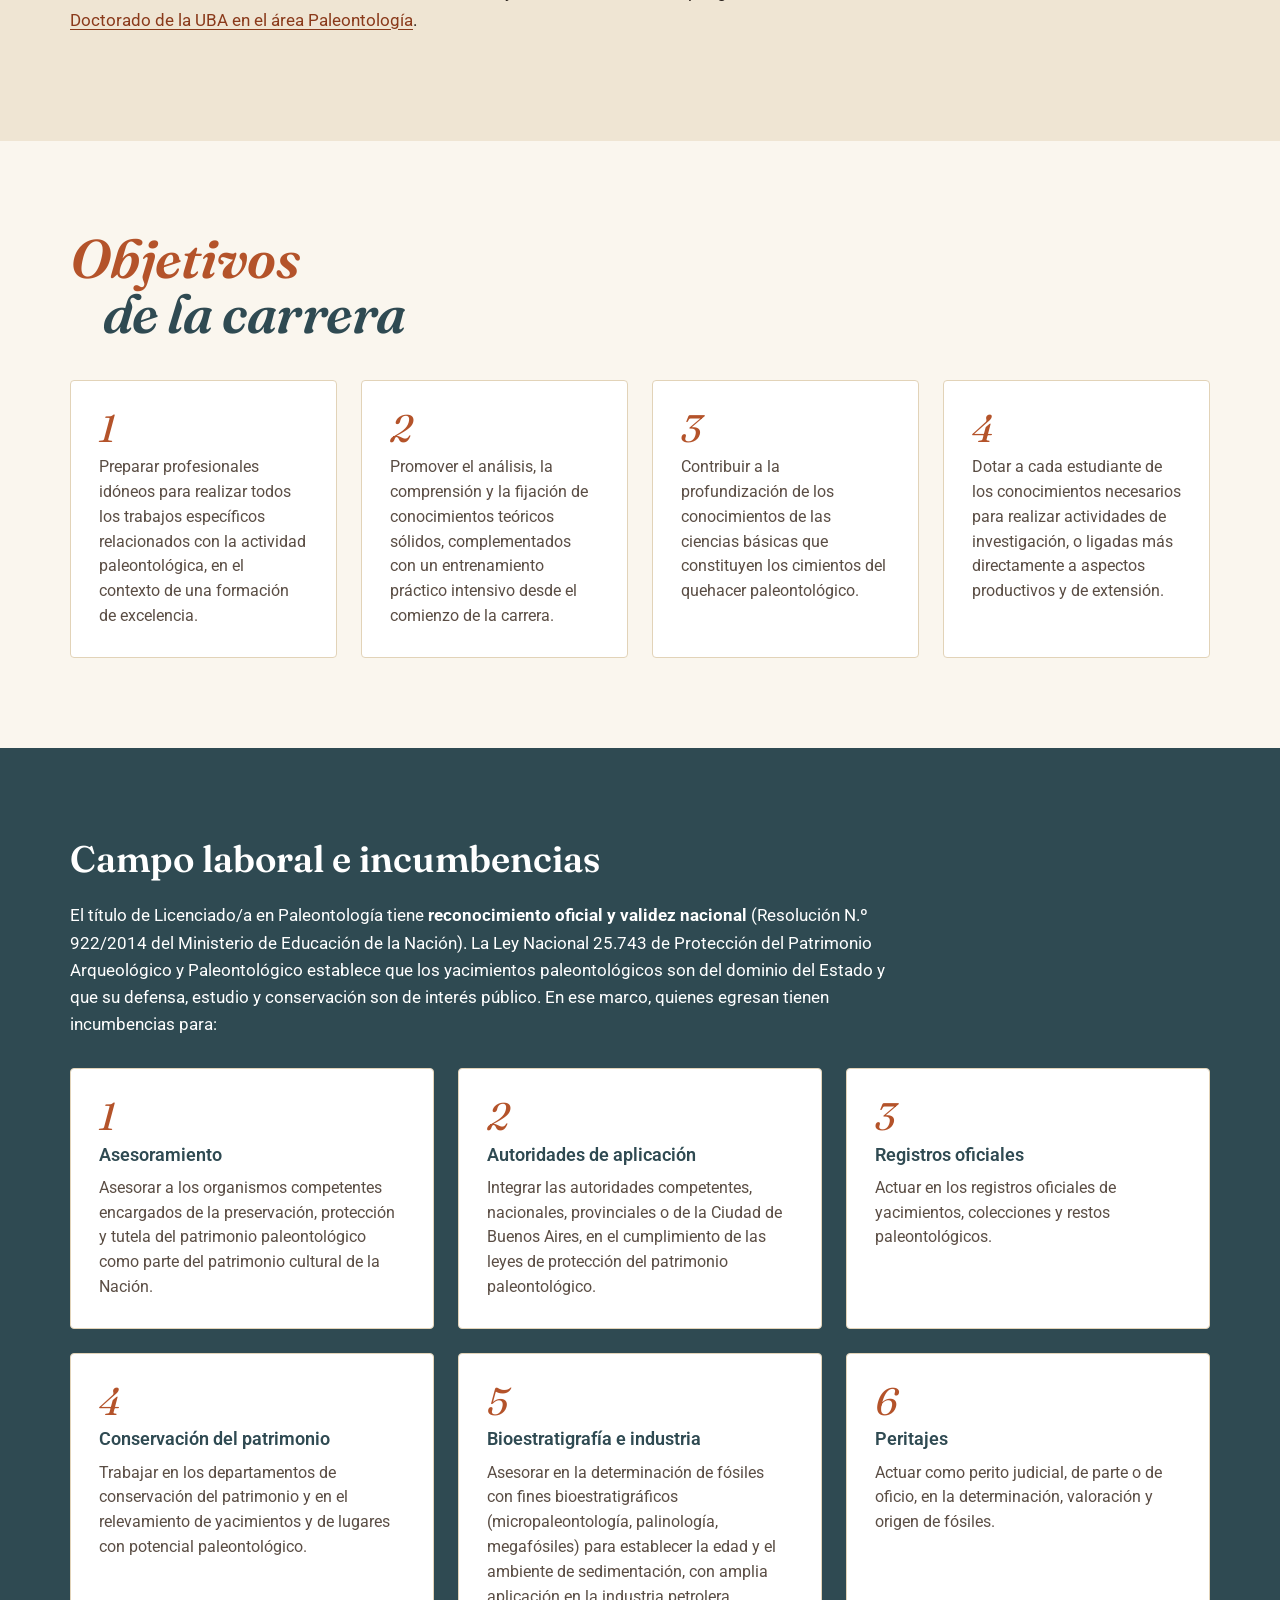
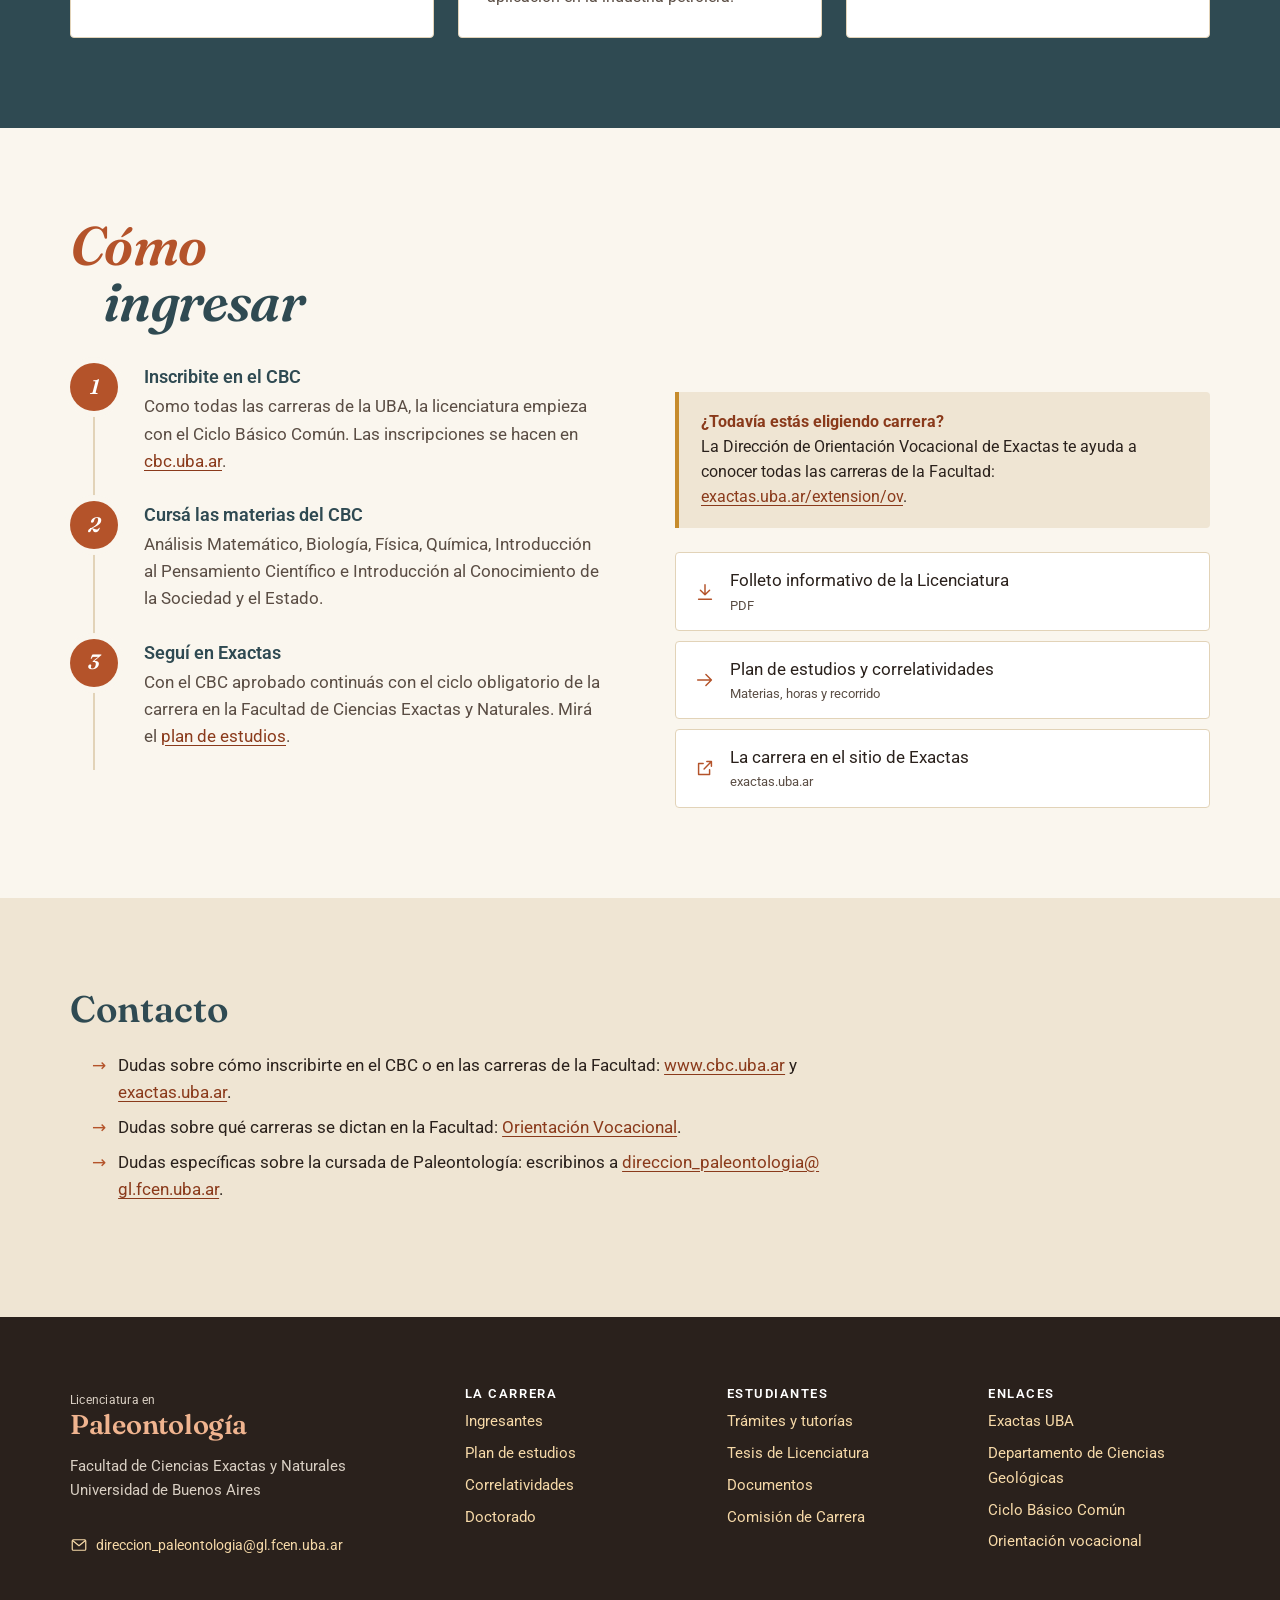
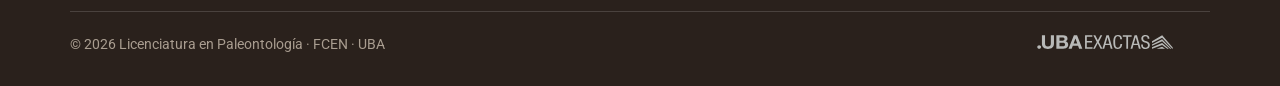
<file: ingresantes.html>
<!DOCTYPE html>
<html lang="es" class="no-js">
<head>
	<meta charset="UTF-8">
	<meta name="viewport" content="width=device-width, initial-scale=1.0">
	<title>Ingresantes | Licenciatura en Paleontología | UBA Exactas</title>
	<meta name="description" content="Qué es la paleontología, perfil del egresado, campo laboral, incumbencias del título y cómo ingresar a la Licenciatura en Paleontología de Exactas UBA.">
	<meta property="og:title" content="Ingresantes | Licenciatura en Paleontología | UBA Exactas">
	<meta property="og:description" content="Qué es la paleontología, perfil del egresado, campo laboral, incumbencias del título y cómo ingresar a la Licenciatura en Paleontología de Exactas UBA.">
	<meta property="og:type" content="website">
	<meta name="twitter:card" content="summary_large_image">
	<meta name="theme-color" content="#b4532a">
	<link rel="preconnect" href="https://fonts.googleapis.com">
	<link rel="preconnect" href="https://fonts.gstatic.com" crossorigin>
	<link href="https://fonts.googleapis.com/css2?family=Fraunces:ital,opsz,wght@0,9..144,400..700;1,9..144,400..700&family=Roboto:ital,wght@0,300..700;1,300..700&display=swap" rel="stylesheet">
	<link rel="stylesheet" href="css/style.css?v=1">
	<link rel="icon" href="imgs/favicon.svg" type="image/svg+xml">
</head>
<body class="ingresantes">
<a class="skip-link" href="#contenido">Saltar al contenido</a>
<header class="site-header">
	<div class="container">
		<div class="site-header__inner">
			<div class="logos">
				<a href="index.html" class="wordmark" aria-label="Licenciatura en Paleontología, inicio"><small>Licenciatura en</small><b>Paleontología</b></a>
				<span class="logos__divider" aria-hidden="true"></span>
				<a href="https://exactas.uba.ar/" class="logo-exactas-link"><img src="imgs/exactas.svg" alt="UBA Exactas" class="logo-exactas" width="210" height="22"></a>
			</div>
			<button class="menu-toggle" type="button" aria-expanded="false" aria-controls="menu">
				<span>MENÚ</span>
				<span class="menu-toggle__lines" aria-hidden="true"><i></i><i></i><i></i></span>
			</button>
		</div>
	</div>
</header>
<div class="mega-menu" id="menu" role="dialog" aria-modal="true" aria-label="Menú principal" aria-hidden="true">
	<div class="mega-menu__side">
		<a href="index.html" class="wordmark" aria-label="Licenciatura en Paleontología, inicio"><small>Licenciatura en</small><b>Paleontología</b></a>
		<h4><a href="ingresantes.html">Ingresantes</a></h4>
		<ul>
					<li><a href="ingresantes.html#que-es">¿Qué es la paleontología?</a></li>
					<li><a href="ingresantes.html#por-que">¿Por qué estudiar paleontología?</a></li>
					<li><a href="ingresantes.html#campo-laboral">Campo laboral e incumbencias</a></li>
					<li><a href="ingresantes.html#como-ingresar">Cómo ingresar</a></li>
					<li><a href="archivos/folleto-paleontologia.pdf">Folleto informativo</a></li>
		</ul>
	</div>
	<div class="mega-menu__main">
		<button class="mega-menu__close" type="button" aria-label="Cerrar menú"></button>
		<svg class="mega-menu__fossil" aria-hidden="true"><use href="imgs/fosiles.svg#amonite"/></svg>
		<div class="mega-menu__cols">
			<div class="mega-menu__col">
				<h4><a href="carrera.html">Plan de estudios</a></h4>
				<ul>
					<li><a href="carrera.html#recorrido">Recorrido de la carrera</a></li>
					<li><a href="carrera.html#correlatividades">Correlatividades</a></li>
					<li><a href="carrera.html#obligatorias">Materias obligatorias</a></li>
					<li><a href="carrera.html#orientacion">Optativas y electivas</a></li>
					<li><a href="carrera.html#totales">Carga horaria</a></li>
				</ul>
			</div>
			<div class="mega-menu__col">
				<h4><a href="estudiantes.html">Estudiantes</a></h4>
				<ul>
					<li><a href="estudiantes.html#tutor">Plan de materias y tutor</a></li>
					<li><a href="estudiantes.html#programas">Programas de materias</a></li>
					<li><a href="estudiantes.html#equivalencias">Equivalencias</a></li>
					<li><a href="tesis.html">Tesis de Licenciatura</a></li>
					<li><a href="tesis.html#premio-camacho">Premio Camacho</a></li>
				</ul>
			</div>
			<div class="mega-menu__col">
				<h4><a href="comision.html">Institucional</a></h4>
				<ul>
					<li><a href="comision.html">Comisión de Carrera</a></li>
					<li><a href="comision.html#actas">Actas de reuniones</a></li>
					<li><a href="documentos.html">Documentos y reglamentos</a></li>
					<li><a href="doctorado.html">Doctorado en Paleontología</a></li>
					<li><a href="documentos.html#enlaces">Enlaces</a></li>
				</ul>
			</div>
		</div>
	</div>
</div>
<main id="contenido">
<section class="page-hero">
	<svg class="page-hero__fossil" aria-hidden="true"><use href="imgs/fosiles.svg#piqueta"/></svg>
	<div class="container">
		<span class="eyebrow">Licenciatura en Paleontología</span>
		<h1>Ingresantes</h1>
		<p class="lead">Todo lo que necesitás saber para empezar la Licenciatura en Paleontología: qué es, qué se estudia, para qué te habilita el título y cómo inscribirte.</p>
	</div>
</section>
<nav class="page-index" aria-label="En esta página"><div class="container"><ul><li><a href="#que-es">¿Qué es la paleontología?</a></li><li><a href="#perfil">Perfil del egresado</a></li><li><a href="#por-que">¿Por qué estudiarla?</a></li><li><a href="#campo-laboral">Campo laboral e incumbencias</a></li><li><a href="#como-ingresar">Cómo ingresar</a></li><li><a href="#contacto">Contacto</a></li></ul></div></nav>

<section class="section" id="que-es">
	<div class="container">
		<div class="split split--top">
			<div class="reveal">
				<h2 class="title-duo"><span>¿Qué es la</span><strong>paleontología?</strong></h2>
				<p>Para develar el pasado de la vida en la larga historia de la Tierra hay que conocer sobre biología y también sobre geología. La Licenciatura en Paleontología es una amalgama de ambas, pero con características únicas: concentra los conocimientos más específicos de esas dos áreas y da entrada al mundo de los restos fósiles, tales como los primeros organismos unicelulares, los metazoos, los grandes dinosaurios, las plantas y las estructuras geológicas que cuentan sobre el ambiente en el que vivió cada organismo.</p>
				<p>Por eso la carrera exige cursar materias tanto en los departamentos de Ciencias Biológicas como en el de Ciencias Geológicas, y reconoce formalmente esta dualidad de la disciplina.</p>
			</div>
			<div class="reveal"><figure class="collage"><div class="collage__grid"><div class="collage__tile"><img src="imgs/fotos/collage-microfosiles.jpg" alt="Microfósiles en roca" width="640" height="480" loading="lazy"><span>Microfósiles</span></div><div class="collage__tile"><img src="imgs/fotos/collage-amonite.jpg" alt="Amonite de la Formación Agrio, Neuquén" width="640" height="480" loading="lazy"><span>Invertebrados</span></div><div class="collage__tile"><img src="imgs/fotos/collage-giganotosaurus.jpg" alt="Cráneo de Giganotosaurus carolinii" width="640" height="480" loading="lazy"><span>Dinosaurios</span></div><div class="collage__tile"><img src="imgs/fotos/collage-helecho.jpg" alt="Helecho fósil" width="640" height="480" loading="lazy"><span>Plantas</span></div></div><figcaption>Fotos: <a href="https://commons.wikimedia.org/wiki/File:Microfossils.JPG">ZooFari</a> (CC BY 3.0), <a href="https://commons.wikimedia.org/wiki/File:Ammonite_de_la_Formaci%C3%B3n_Agrio.jpg">Fernando Archuby</a> (CC BY-SA 4.0), <a href="https://commons.wikimedia.org/wiki/File:Esqueleto_articulado,_Giganotosaurus_carolinii.jpg">Rjcastillo</a> (CC BY-SA 4.0), <a href="https://commons.wikimedia.org/wiki/File:Dennstaedtia_americana_(fossil_fern)_(Fort_Union_Formation,_Paleocene;_Yellowstone_County,_Montana,_USA).jpg">James St. John</a> (CC BY 2.0)</figcaption></figure></div>
		</div>
	</div>
</section>

<section class="section section--sand" id="perfil">
	<div class="container">
		<div class="prose reveal">
			<h2>Perfil del egresado</h2>
			<p>La carrera brinda una robusta preparación teórica y práctica, acorde con las exigencias actuales de una disciplina que abarca campos tan disímiles como la bioestratigrafía y la indagación teórica sobre problemas evolutivos.</p>
			<p>Los y las estudiantes aprenden sobre debates actuales en biología evolutiva, sistemática y paleobiología, a analizar problemas desde un punto de vista cuantitativo y a diseñar experimentos que permitan resolver problemas de macroevolución y del estudio de los organismos fósiles. Los conocimientos en geología permiten comprender tanto el ambiente local donde se depositó el organismo fosilizado como los procesos geológicos generales que actuaban cuando el fósil era aún un organismo vivo, y las posibles causas de eventos mayores como las extinciones masivas.</p>
			<p>La formación interdisciplinaria permite desempeñarse en tareas aplicadas, como la industria del petróleo, museos, extensión científica o la relación con los medios, y acceder a estudios de posgrado, incluido el <a href="doctorado.html">Doctorado de la UBA en el área Paleontología</a>.</p>
		</div>
	</div>
</section>

<section class="section" id="por-que">
	<div class="container">
		<h2 class="title-duo reveal"><span>Objetivos</span><strong>de la carrera</strong></h2>
		<div class="cards">
			<div class="card reveal"><span class="card__num">1</span><p>Preparar profesionales idóneos para realizar todos los trabajos específicos relacionados con la actividad paleontológica, en el contexto de una formación de excelencia.</p></div>
			<div class="card reveal"><span class="card__num">2</span><p>Promover el análisis, la comprensión y la fijación de conocimientos teóricos sólidos, complementados con un entrenamiento práctico intensivo desde el comienzo de la carrera.</p></div>
			<div class="card reveal"><span class="card__num">3</span><p>Contribuir a la profundización de los conocimientos de las ciencias básicas que constituyen los cimientos del quehacer paleontológico.</p></div>
			<div class="card reveal"><span class="card__num">4</span><p>Dotar a cada estudiante de los conocimientos necesarios para realizar actividades de investigación, o ligadas más directamente a aspectos productivos y de extensión.</p></div>
		</div>
	</div>
</section>

<section class="section section--slate" id="campo-laboral">
	<div class="container">
		<div class="prose reveal" style="max-width:none">
			<h2 style="color:#fff">Campo laboral e incumbencias</h2>
			<p style="max-width:820px">El título de Licenciado/a en Paleontología tiene <strong>reconocimiento oficial y validez nacional</strong> (Resolución N.º 922/2014 del Ministerio de Educación de la Nación). La Ley Nacional 25.743 de Protección del Patrimonio Arqueológico y Paleontológico establece que los yacimientos paleontológicos son del dominio del Estado y que su defensa, estudio y conservación son de interés público. En ese marco, quienes egresan tienen incumbencias para:</p>
		</div>
		<div class="cards cards--3" style="margin-top:30px">
			<div class="card reveal"><span class="card__num">1</span><h3>Asesoramiento</h3><p>Asesorar a los organismos competentes encargados de la preservación, protección y tutela del patrimonio paleontológico como parte del patrimonio cultural de la Nación.</p></div>
			<div class="card reveal"><span class="card__num">2</span><h3>Autoridades de aplicación</h3><p>Integrar las autoridades competentes, nacionales, provinciales o de la Ciudad de Buenos Aires, en el cumplimiento de las leyes de protección del patrimonio paleontológico.</p></div>
			<div class="card reveal"><span class="card__num">3</span><h3>Registros oficiales</h3><p>Actuar en los registros oficiales de yacimientos, colecciones y restos paleontológicos.</p></div>
			<div class="card reveal"><span class="card__num">4</span><h3>Conservación del patrimonio</h3><p>Trabajar en los departamentos de conservación del patrimonio y en el relevamiento de yacimientos y de lugares con potencial paleontológico.</p></div>
			<div class="card reveal"><span class="card__num">5</span><h3>Bioestratigrafía e industria</h3><p>Asesorar en la determinación de fósiles con fines bioestratigráficos (micropaleontología, palinología, megafósiles) para establecer la edad y el ambiente de sedimentación, con amplia aplicación en la industria petrolera.</p></div>
			<div class="card reveal"><span class="card__num">6</span><h3>Peritajes</h3><p>Actuar como perito judicial, de parte o de oficio, en la determinación, valoración y origen de fósiles.</p></div>
		</div>
	</div>
</section>

<section class="section" id="como-ingresar">
	<div class="container">
		<h2 class="title-duo reveal"><span>Cómo</span><strong>ingresar</strong></h2>
		<div class="split split--top">
			<ol class="steps reveal">
				<li><h3>Inscribite en el CBC</h3><p>Como todas las carreras de la UBA, la licenciatura empieza con el Ciclo Básico Común. Las inscripciones se hacen en <a href="https://www.cbc.uba.ar/">cbc.uba.ar</a>.</p></li>
				<li><h3>Cursá las materias del CBC</h3><p>Análisis Matemático, Biología, Física, Química, Introducción al Pensamiento Científico e Introducción al Conocimiento de la Sociedad y el Estado.</p></li>
				<li><h3>Seguí en Exactas</h3><p>Con el CBC aprobado continuás con el ciclo obligatorio de la carrera en la Facultad de Ciencias Exactas y Naturales. Mirá el <a href="carrera.html">plan de estudios</a>.</p></li>
			</ol>
			<div class="reveal">
				<div class="note"><strong>¿Todavía estás eligiendo carrera?</strong><br>La Dirección de Orientación Vocacional de Exactas te ayuda a conocer todas las carreras de la Facultad: <a href="https://exactas.uba.ar/extension/ov/">exactas.uba.ar/extension/ov</a>.</div>
				<ul class="doc-list">
					<li><a href="archivos/folleto-paleontologia.pdf"><svg aria-hidden="true"><use href="imgs/fosiles.svg#descarga"/></svg><span>Folleto informativo de la Licenciatura<small>PDF</small></span></a></li>
					<li><a href="carrera.html"><svg aria-hidden="true"><use href="imgs/fosiles.svg#flecha"/></svg><span>Plan de estudios y correlatividades<small>Materias, horas y recorrido</small></span></a></li>
					<li><a href="https://exactas.uba.ar/ensenanza/carreras-de-grado/paleontologia/"><svg aria-hidden="true"><use href="imgs/fosiles.svg#externo"/></svg><span>La carrera en el sitio de Exactas<small>exactas.uba.ar</small></span></a></li>
				</ul>
			</div>
		</div>
	</div>
</section>

<section class="section section--sand" id="contacto">
	<div class="container">
		<div class="prose reveal">
			<h2>Contacto</h2>
			<ul class="arrow-list">
				<li>Dudas sobre cómo inscribirte en el CBC o en las carreras de la Facultad: <a href="https://www.cbc.uba.ar/">www.cbc.uba.ar</a> y <a href="https://exactas.uba.ar/">exactas.uba.ar</a>.</li>
				<li>Dudas sobre qué carreras se dictan en la Facultad: <a href="https://exactas.uba.ar/extension/ov/">Orientación Vocacional</a>.</li>
				<li>Dudas específicas sobre la cursada de Paleontología: escribinos a <a href="mailto:direccion_paleontologia@gl.fcen.uba.ar">direccion_paleontologia@<wbr>gl.fcen.uba.ar</a>.</li>
			</ul>
		</div>
	</div>
</section>

</main>
<footer class="site-footer">
	<div class="container">
		<div class="footer-grid">
			<div>
				<a href="index.html" class="wordmark" aria-label="Licenciatura en Paleontología, inicio"><small>Licenciatura en</small><b>Paleontología</b></a>
				<p style="margin-top:16px">Facultad de Ciencias Exactas y Naturales<br>Universidad de Buenos Aires</p>
				<a class="footer-contact" href="mailto:direccion_paleontologia@gl.fcen.uba.ar"><svg aria-hidden="true"><use href="imgs/fosiles.svg#mail"/></svg>direccion_paleontologia@<wbr>gl.fcen.uba.ar</a>
			</div>
			<div>
				<h4>La carrera</h4>
				<ul>
					<li><a href="ingresantes.html">Ingresantes</a></li>
					<li><a href="carrera.html">Plan de estudios</a></li>
					<li><a href="carrera.html#correlatividades">Correlatividades</a></li>
					<li><a href="doctorado.html">Doctorado</a></li>
				</ul>
			</div>
			<div>
				<h4>Estudiantes</h4>
				<ul>
					<li><a href="estudiantes.html">Trámites y tutorías</a></li>
					<li><a href="tesis.html">Tesis de Licenciatura</a></li>
					<li><a href="documentos.html">Documentos</a></li>
					<li><a href="comision.html">Comisión de Carrera</a></li>
				</ul>
			</div>
			<div>
				<h4>Enlaces</h4>
				<ul>
					<li><a href="https://exactas.uba.ar/">Exactas UBA</a></li>
					<li><a href="http://www.gl.fcen.uba.ar/">Departamento de Ciencias Geológicas</a></li>
					<li><a href="https://www.cbc.uba.ar/">Ciclo Básico Común</a></li>
					<li><a href="https://exactas.uba.ar/extension/ov/">Orientación vocacional</a></li>
				</ul>
			</div>
		</div>
		<div class="footer-bottom">
			<span>© <span data-year>2026</span> Licenciatura en Paleontología · FCEN · UBA</span>
			<a href="https://exactas.uba.ar/"><img src="imgs/exactas.svg" alt="UBA Exactas" width="210" height="22"></a>
		</div>
	</div>
</footer>
<script src="js/main.js?v=1"></script>
</body>
</html>
</file>
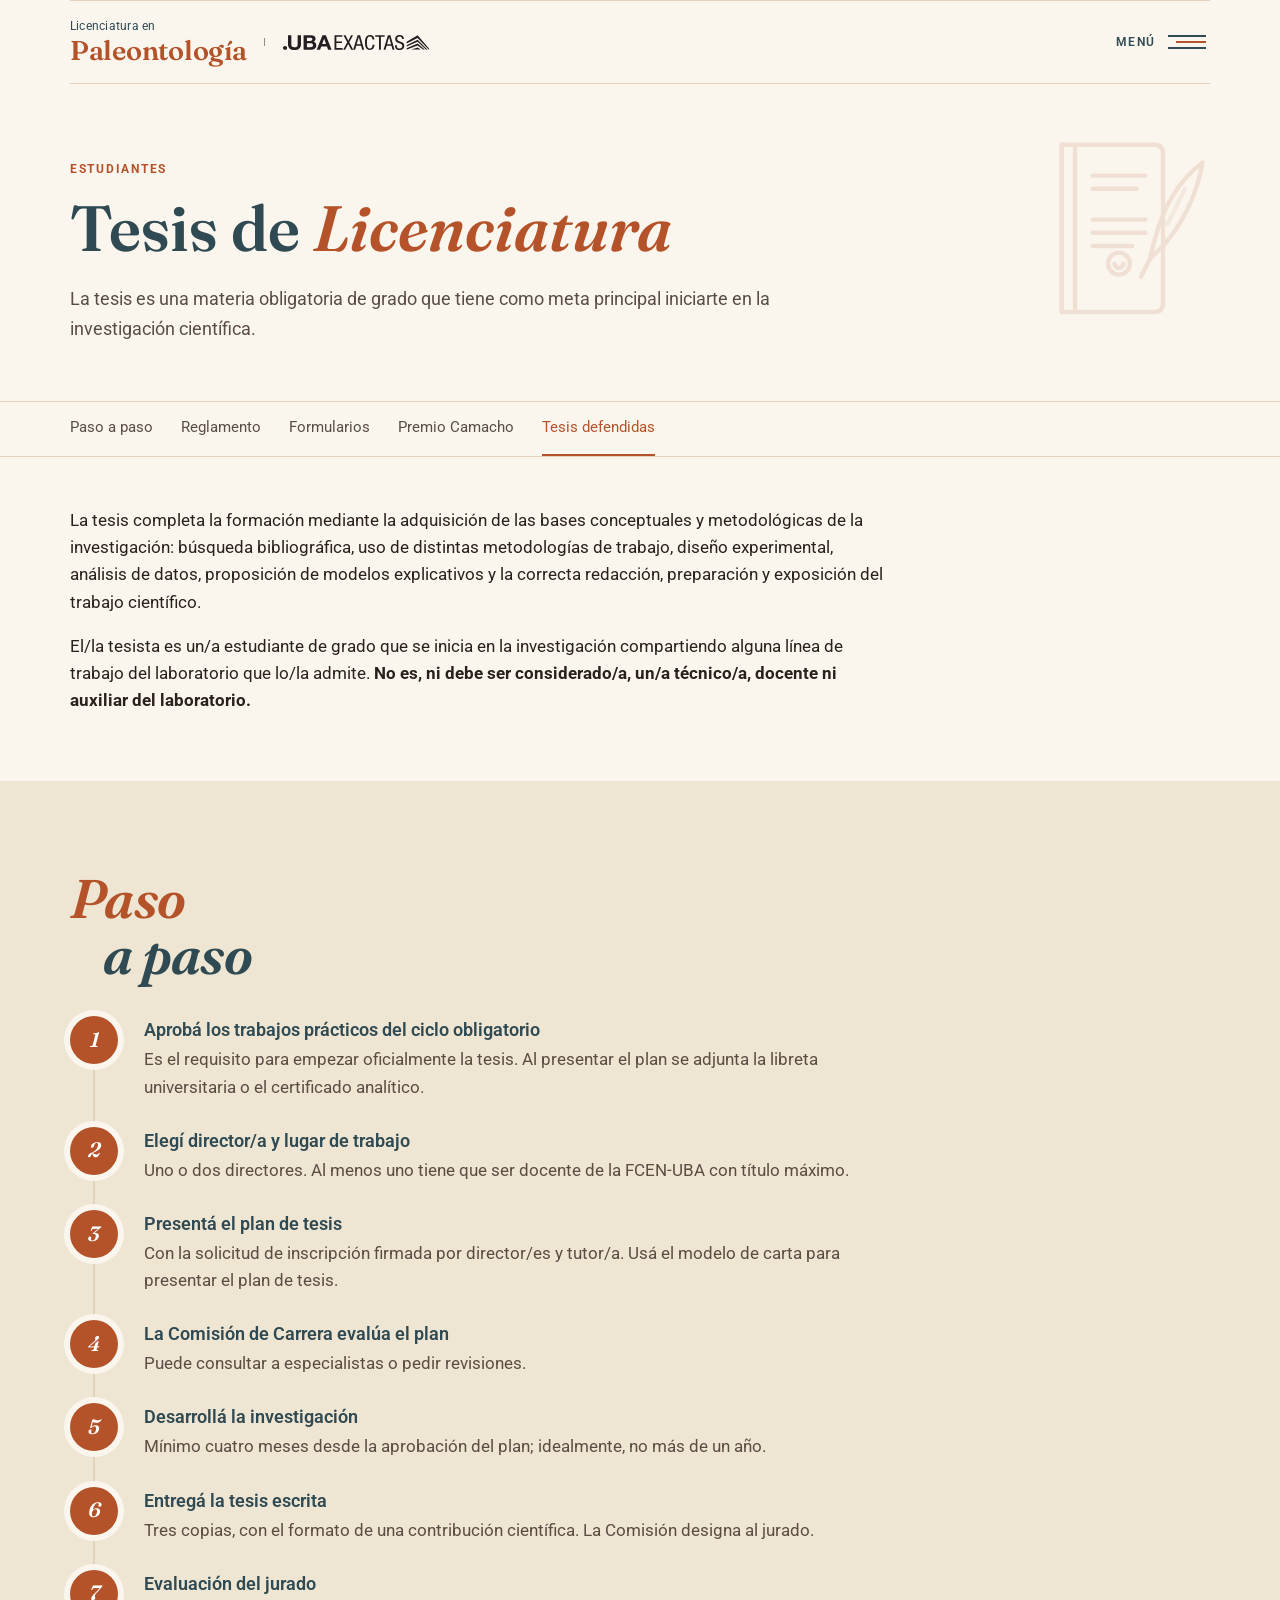
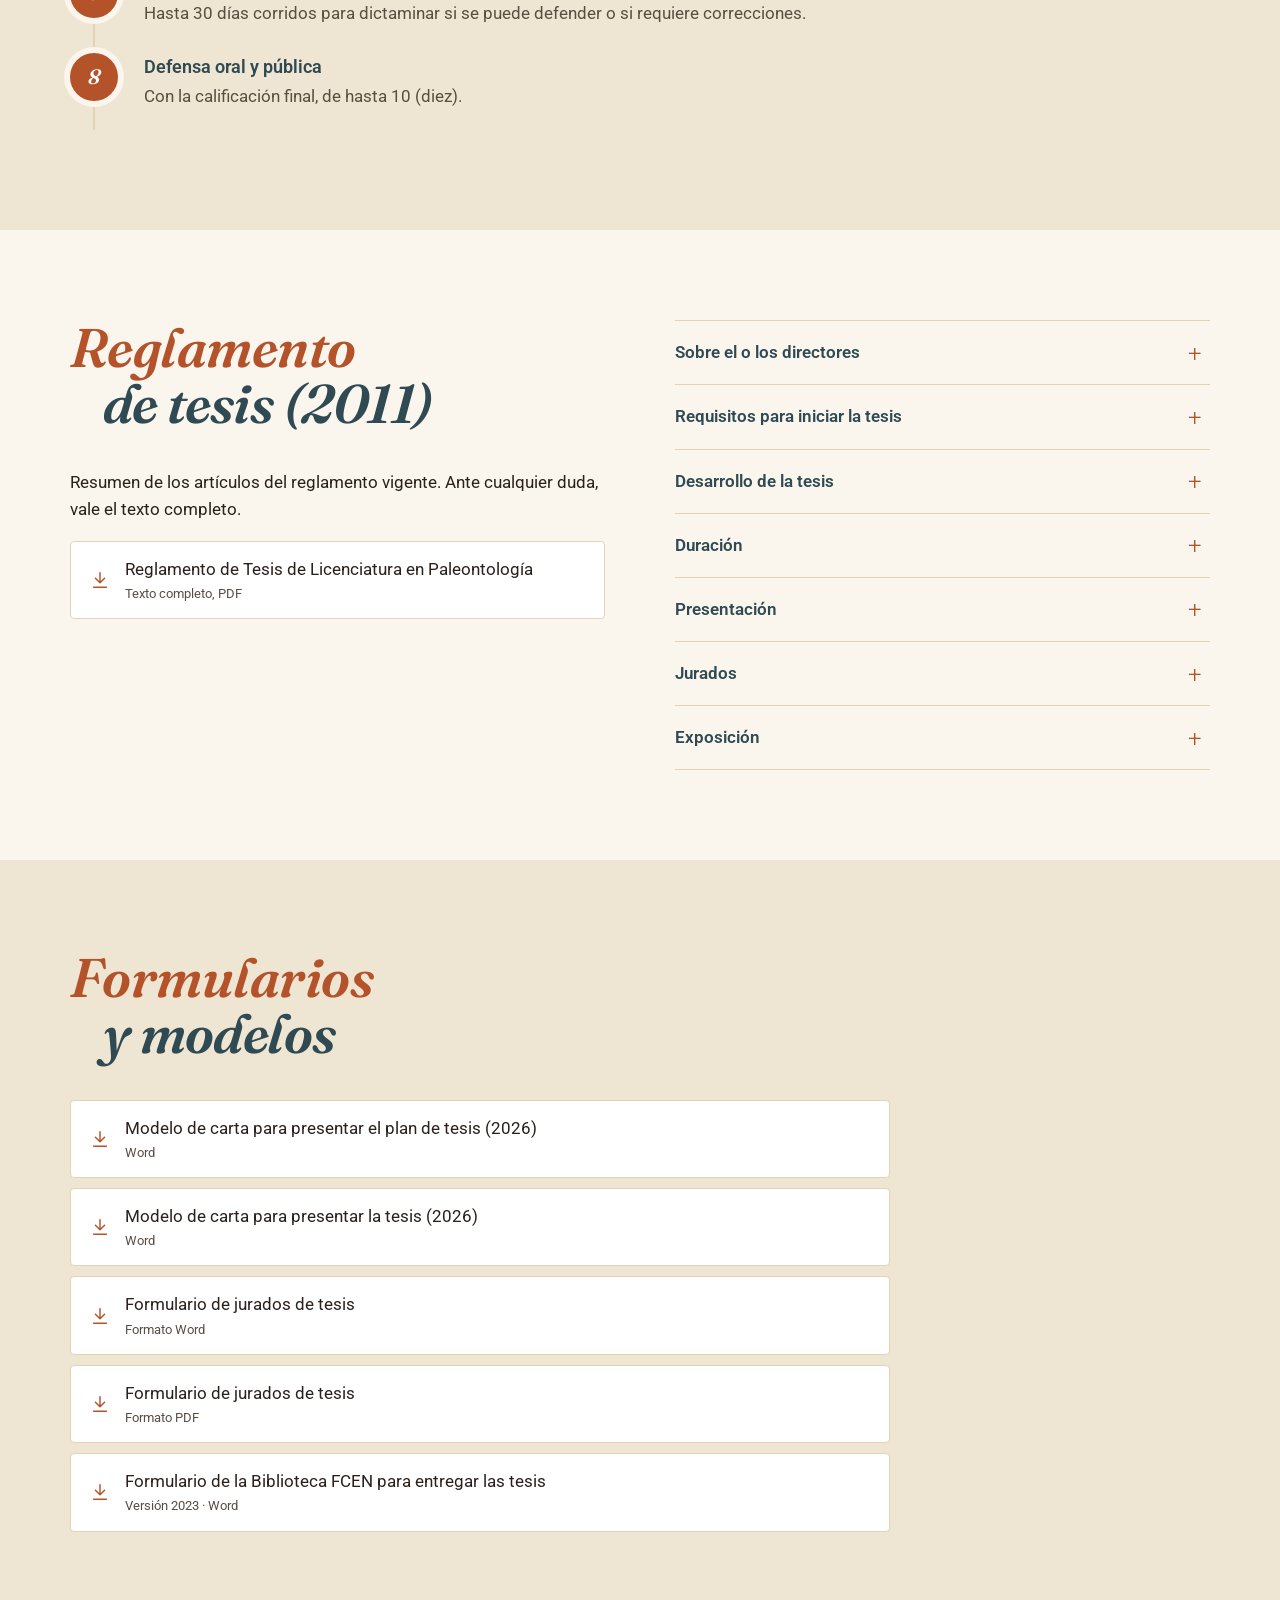
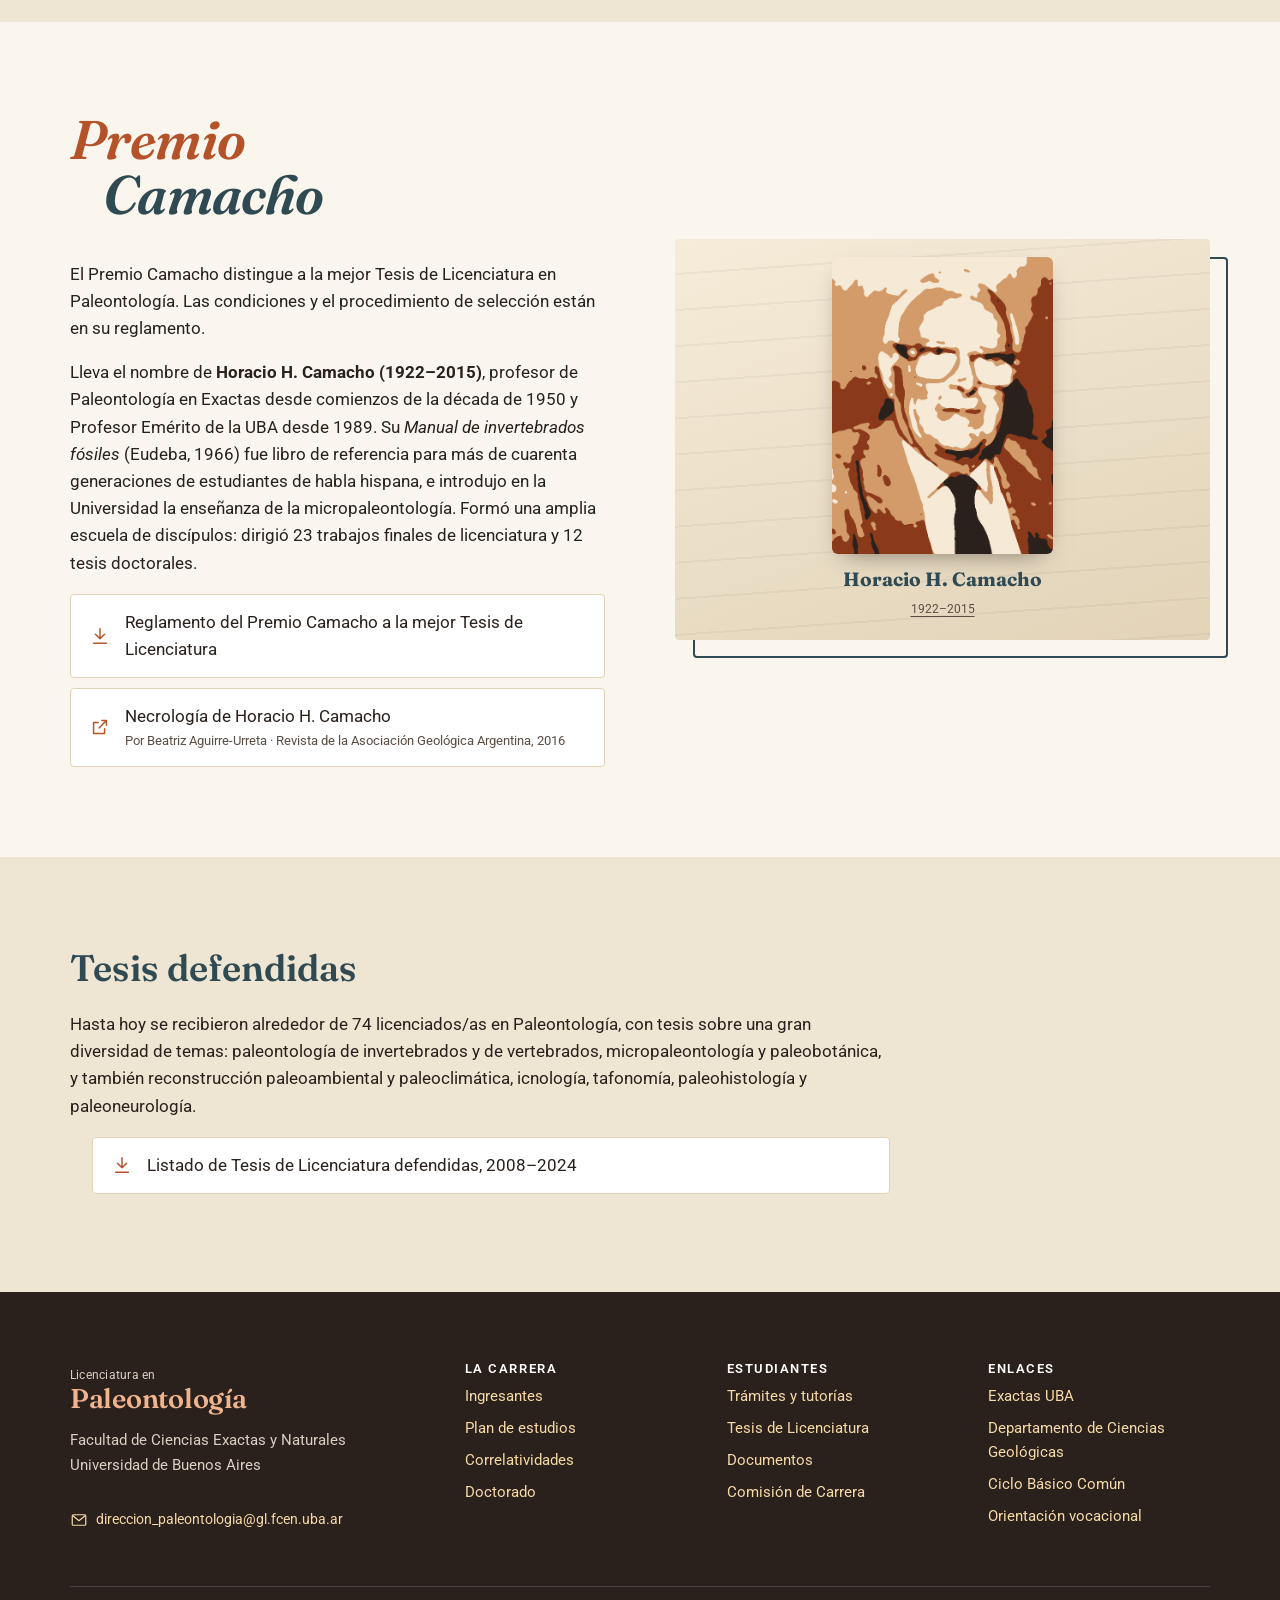
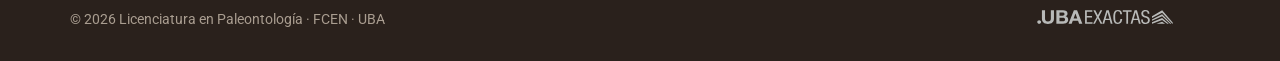
<file: tesis.html>
<!DOCTYPE html>
<html lang="es" class="no-js">
<head>
	<meta charset="UTF-8">
	<meta name="viewport" content="width=device-width, initial-scale=1.0">
	<title>Tesis de Licenciatura | Licenciatura en Paleontología | UBA Exactas</title>
	<meta name="description" content="Reglamento, pasos, formularios y Premio Camacho de la Tesis de Licenciatura en Paleontología.">
	<meta property="og:title" content="Tesis de Licenciatura | Licenciatura en Paleontología | UBA Exactas">
	<meta property="og:description" content="Reglamento, pasos, formularios y Premio Camacho de la Tesis de Licenciatura en Paleontología.">
	<meta property="og:type" content="website">
	<meta name="twitter:card" content="summary_large_image">
	<meta name="theme-color" content="#b4532a">
	<link rel="preconnect" href="https://fonts.googleapis.com">
	<link rel="preconnect" href="https://fonts.gstatic.com" crossorigin>
	<link href="https://fonts.googleapis.com/css2?family=Fraunces:ital,opsz,wght@0,9..144,400..700;1,9..144,400..700&family=Roboto:ital,wght@0,300..700;1,300..700&display=swap" rel="stylesheet">
	<link rel="stylesheet" href="css/style.css?v=1">
	<link rel="icon" href="imgs/favicon.svg" type="image/svg+xml">
</head>
<body class="tesis">
<a class="skip-link" href="#contenido">Saltar al contenido</a>
<header class="site-header">
	<div class="container">
		<div class="site-header__inner">
			<div class="logos">
				<a href="index.html" class="wordmark" aria-label="Licenciatura en Paleontología, inicio"><small>Licenciatura en</small><b>Paleontología</b></a>
				<span class="logos__divider" aria-hidden="true"></span>
				<a href="https://exactas.uba.ar/" class="logo-exactas-link"><img src="imgs/exactas.svg" alt="UBA Exactas" class="logo-exactas" width="210" height="22"></a>
			</div>
			<button class="menu-toggle" type="button" aria-expanded="false" aria-controls="menu">
				<span>MENÚ</span>
				<span class="menu-toggle__lines" aria-hidden="true"><i></i><i></i><i></i></span>
			</button>
		</div>
	</div>
</header>
<div class="mega-menu" id="menu" role="dialog" aria-modal="true" aria-label="Menú principal" aria-hidden="true">
	<div class="mega-menu__side">
		<a href="index.html" class="wordmark" aria-label="Licenciatura en Paleontología, inicio"><small>Licenciatura en</small><b>Paleontología</b></a>
		<h4><a href="ingresantes.html">Ingresantes</a></h4>
		<ul>
					<li><a href="ingresantes.html#que-es">¿Qué es la paleontología?</a></li>
					<li><a href="ingresantes.html#por-que">¿Por qué estudiar paleontología?</a></li>
					<li><a href="ingresantes.html#campo-laboral">Campo laboral e incumbencias</a></li>
					<li><a href="ingresantes.html#como-ingresar">Cómo ingresar</a></li>
					<li><a href="archivos/folleto-paleontologia.pdf">Folleto informativo</a></li>
		</ul>
	</div>
	<div class="mega-menu__main">
		<button class="mega-menu__close" type="button" aria-label="Cerrar menú"></button>
		<svg class="mega-menu__fossil" aria-hidden="true"><use href="imgs/fosiles.svg#amonite"/></svg>
		<div class="mega-menu__cols">
			<div class="mega-menu__col">
				<h4><a href="carrera.html">Plan de estudios</a></h4>
				<ul>
					<li><a href="carrera.html#recorrido">Recorrido de la carrera</a></li>
					<li><a href="carrera.html#correlatividades">Correlatividades</a></li>
					<li><a href="carrera.html#obligatorias">Materias obligatorias</a></li>
					<li><a href="carrera.html#orientacion">Optativas y electivas</a></li>
					<li><a href="carrera.html#totales">Carga horaria</a></li>
				</ul>
			</div>
			<div class="mega-menu__col">
				<h4><a href="estudiantes.html">Estudiantes</a></h4>
				<ul>
					<li><a href="estudiantes.html#tutor">Plan de materias y tutor</a></li>
					<li><a href="estudiantes.html#programas">Programas de materias</a></li>
					<li><a href="estudiantes.html#equivalencias">Equivalencias</a></li>
					<li><a href="tesis.html">Tesis de Licenciatura</a></li>
					<li><a href="tesis.html#premio-camacho">Premio Camacho</a></li>
				</ul>
			</div>
			<div class="mega-menu__col">
				<h4><a href="comision.html">Institucional</a></h4>
				<ul>
					<li><a href="comision.html">Comisión de Carrera</a></li>
					<li><a href="comision.html#actas">Actas de reuniones</a></li>
					<li><a href="documentos.html">Documentos y reglamentos</a></li>
					<li><a href="doctorado.html">Doctorado en Paleontología</a></li>
					<li><a href="documentos.html#enlaces">Enlaces</a></li>
				</ul>
			</div>
		</div>
	</div>
</div>
<main id="contenido">
<section class="page-hero">
	<svg class="page-hero__fossil" aria-hidden="true"><use href="imgs/fosiles.svg#tesis"/></svg>
	<div class="container">
		<span class="eyebrow">Estudiantes</span>
		<h1>Tesis de <em>Licenciatura</em></h1>
		<p class="lead">La tesis es una materia obligatoria de grado que tiene como meta principal iniciarte en la investigación científica.</p>
	</div>
</section>
<nav class="page-index" aria-label="En esta página"><div class="container"><ul><li><a href="#pasos">Paso a paso</a></li><li><a href="#reglamento">Reglamento</a></li><li><a href="#formularios">Formularios</a></li><li><a href="#premio-camacho">Premio Camacho</a></li><li><a href="#tesis-defendidas">Tesis defendidas</a></li></ul></div></nav>

<section class="section section--tight">
	<div class="container">
		<div class="prose reveal">
			<p>La tesis completa la formación mediante la adquisición de las bases conceptuales y metodológicas de la investigación: búsqueda bibliográfica, uso de distintas metodologías de trabajo, diseño experimental, análisis de datos, proposición de modelos explicativos y la correcta redacción, preparación y exposición del trabajo científico.</p>
			<p>El/la tesista es un/a estudiante de grado que se inicia en la investigación compartiendo alguna línea de trabajo del laboratorio que lo/la admite. <strong>No es, ni debe ser considerado/a, un/a técnico/a, docente ni auxiliar del laboratorio.</strong></p>
		</div>
	</div>
</section>

<section class="section section--sand" id="pasos">
	<div class="container">
		<h2 class="title-duo reveal"><span>Paso</span><strong>a paso</strong></h2>
		<ol class="steps reveal" style="max-width:820px">
			<li><h3>Aprobá los trabajos prácticos del ciclo obligatorio</h3><p>Es el requisito para empezar oficialmente la tesis. Al presentar el plan se adjunta la libreta universitaria o el certificado analítico.</p></li>
			<li><h3>Elegí director/a y lugar de trabajo</h3><p>Uno o dos directores. Al menos uno tiene que ser docente de la FCEN-UBA con título máximo.</p></li>
			<li><h3>Presentá el plan de tesis</h3><p>Con la solicitud de inscripción firmada por director/es y tutor/a. Usá el modelo de carta para presentar el plan de tesis.</p></li>
			<li><h3>La Comisión de Carrera evalúa el plan</h3><p>Puede consultar a especialistas o pedir revisiones.</p></li>
			<li><h3>Desarrollá la investigación</h3><p>Mínimo cuatro meses desde la aprobación del plan; idealmente, no más de un año.</p></li>
			<li><h3>Entregá la tesis escrita</h3><p>Tres copias, con el formato de una contribución científica. La Comisión designa al jurado.</p></li>
			<li><h3>Evaluación del jurado</h3><p>Hasta 30 días corridos para dictaminar si se puede defender o si requiere correcciones.</p></li>
			<li><h3>Defensa oral y pública</h3><p>Con la calificación final, de hasta 10 (diez).</p></li>
		</ol>
	</div>
</section>

<section class="section" id="reglamento">
	<div class="container">
		<div class="split split--top">
			<div class="reveal">
				<h2 class="title-duo"><span>Reglamento</span><strong>de tesis (2011)</strong></h2>
				<p>Resumen de los artículos del reglamento vigente. Ante cualquier duda, vale el texto completo.</p>
				<ul class="doc-list">
					<li><a href="archivos/reglamentos/reglamento-tesis.pdf"><svg aria-hidden="true"><use href="imgs/fosiles.svg#descarga"/></svg><span>Reglamento de Tesis de Licenciatura en Paleontología<small>Texto completo, PDF</small></span></a></li>
				</ul>
			</div>
			<div class="accordion reveal"><details><summary>Sobre el o los directores</summary><div class="accordion__body prose"><ul><li>La Tesis de Licenciatura podrá tener uno o dos Directores.</li><li>Podrán ser Directores los docentes (Profesor o Docente Auxiliar con título máximo) de los Departamentos de Biodiversidad y Biología Experimental; Ciencias Geológicas; Ecología, Genética y Evolución; y Fisiología, Biología Molecular y Celular, FCEN-UBA. También podrán serlo investigadores de la FCEN-UBA o de otras instituciones con título máximo (Doctor o equivalente), quienes serán evaluados sin excepción por la Comisión de Carrera. Si hay un único Director, deberá ser docente de la FCEN-UBA; si hay dos, al menos uno deberá serlo.</li><li>El/los Director/es será/n responsable/s de garantizar la financiación de las actividades de investigación que demande la tesis.</li></ul></div></details><details><summary>Requisitos para iniciar la tesis</summary><div class="accordion__body prose"><ul><li>Los alumnos estarán en condiciones de comenzar oficialmente su Tesis cuando hayan aprobado los trabajos prácticos de todas las materias del Ciclo Obligatorio.</li><li>El estudiante presentará una solicitud de inscripción ante la Comisión de Carrera, firmada por el/los Director/es y por el Tutor de su Plan de Estudios (si es otra persona), con el lugar de trabajo propuesto (que deberá coincidir con el de al menos uno de los directores) y el Plan de Tesis. Se adjuntará el CV del Director que no sea docente de la FCEN-UBA y, si la tesis no se desarrolla en la FCEN-UBA, la autorización del responsable de la unidad.</li></ul></div></details><details><summary>Desarrollo de la tesis</summary><div class="accordion__body prose"><ul><li>El Plan de Tesis incluirá: título; introducción (antecedentes, hipótesis y objetivos); materiales y métodos; aporte de la investigación; facilidades disponibles (lugar, equipos, financiamiento); referencias bibliográficas; y firmas del/los Director/es.</li><li>La Comisión de Carrera evaluará el plan propuesto, y podrá consultar a un especialista. Si lo considera deficiente o inapropiado, pedirá su revisión.</li></ul></div></details><details><summary>Duración</summary><div class="accordion__body prose"><ul><li>La tesis no podrá durar menos de cuatro meses desde la aprobación del plan. Aunque no hay un límite preciso, se considera que debería desarrollarse en no más de un año.</li></ul></div></details><details><summary>Presentación</summary><div class="accordion__body prose"><ul><li>La tesis se presenta por escrito (3 copias) con el estilo de una contribución científica, firmada por el alumno y el/los Director/es.</li><li>Esquema orientativo: portada (Universidad, Facultad, título, autor, director/es, lugar de trabajo, mes y año, aclarando que es una Tesis de Licenciatura en Paleontología); resumen; introducción; materiales y métodos; resultados; discusión y/o conclusiones; referencias bibliográficas completas en orden alfabético.</li></ul></div></details><details><summary>Jurados</summary><div class="accordion__body prose"><ul><li>La Comisión de Carrera designará tres jurados titulares y al menos dos suplentes, competentes en el área temática. Al menos uno de los tres jurados deberá ser Profesor de alguno de los Departamentos de la FCEN-UBA mencionados.</li><li>Los jurados serán notificados por escrito y deberán aceptar la designación por escrito. Podrán ser reemplazados por los suplentes en caso de recusación, excusación, renuncia u otros impedimentos.</li><li>El jurado evaluará la tesis en 30 días corridos y dictaminará si está en condiciones de ser defendida o si debe corregirse. En ese caso fijará un plazo, y luego tendrá 15 días corridos para evaluar la versión corregida. Si tras la segunda revisión no está en condiciones, la tesis será rechazada y deberá iniciarse una nueva en otra temática.</li><li>Antes de la defensa se entregan dos ejemplares impresos de la versión definitiva y una copia digital para la Biblioteca Central de la FCEN-UBA y la Biblioteca Hildebranda Castellaro del Área de Paleontología.</li></ul></div></details><details><summary>Exposición</summary><div class="accordion__body prose"><ul><li>La presentación será oral y pública, y la Comisión de Carrera le dará amplia difusión. El acta deberá estar firmada por al menos un jurado que sea profesor de la FCEN-UBA, con una calificación numérica de hasta 10 (diez).</li><li>El día de la defensa deberá asistir al menos uno de los Directores, preferentemente el de la FCEN-UBA, quien presentará al estudiante.</li></ul></div></details></div>
		</div>
	</div>
</section>

<section class="section section--sand" id="formularios">
	<div class="container">
		<h2 class="title-duo reveal"><span>Formularios</span><strong>y modelos</strong></h2>
		<ul class="doc-list reveal" style="max-width:820px">
			<li><a href="archivos/modelos/carta-plan-de-tesis-2026.doc"><svg aria-hidden="true"><use href="imgs/fosiles.svg#descarga"/></svg><span>Modelo de carta para presentar el plan de tesis (2026)<small>Word</small></span></a></li>
			<li><a href="archivos/modelos/carta-presentar-tesis-2026.doc"><svg aria-hidden="true"><use href="imgs/fosiles.svg#descarga"/></svg><span>Modelo de carta para presentar la tesis (2026)<small>Word</small></span></a></li>
			<li><a href="archivos/modelos/formulario-jurados-tesis.doc"><svg aria-hidden="true"><use href="imgs/fosiles.svg#descarga"/></svg><span>Formulario de jurados de tesis<small>Formato Word</small></span></a></li>
			<li><a href="archivos/modelos/formulario-jurados-tesis.pdf"><svg aria-hidden="true"><use href="imgs/fosiles.svg#descarga"/></svg><span>Formulario de jurados de tesis<small>Formato PDF</small></span></a></li>
			<li><a href="archivos/modelos/formulario-biblioteca-entrega-tesis.docx"><svg aria-hidden="true"><use href="imgs/fosiles.svg#descarga"/></svg><span>Formulario de la Biblioteca FCEN para entregar las tesis<small>Versión 2023 · Word</small></span></a></li>
		</ul>
	</div>
</section>

<section class="section" id="premio-camacho">
	<div class="container">
		<div class="split">
			<div class="reveal">
				<h2 class="title-duo"><span>Premio</span><strong>Camacho</strong></h2>
				<p>El Premio Camacho distingue a la mejor Tesis de Licenciatura en Paleontología. Las condiciones y el procedimiento de selección están en su reglamento.</p>
				<p>Lleva el nombre de <strong>Horacio H. Camacho (1922–2015)</strong>, profesor de Paleontología en Exactas desde comienzos de la década de 1950 y Profesor Emérito de la UBA desde 1989. Su <em>Manual de invertebrados fósiles</em> (Eudeba, 1966) fue libro de referencia para más de cuarenta generaciones de estudiantes de habla hispana, e introdujo en la Universidad la enseñanza de la micropaleontología. Formó una amplia escuela de discípulos: dirigió 23 trabajos finales de licenciatura y 12 tesis doctorales.</p>
				<ul class="doc-list">
					<li><a href="archivos/reglamentos/reglamento-premio-camacho.pdf"><svg aria-hidden="true"><use href="imgs/fosiles.svg#descarga"/></svg><span>Reglamento del Premio Camacho a la mejor Tesis de Licenciatura</span></a></li>
					<li><a href="https://www.scielo.org.ar/scielo.php?script=sci_arttext&amp;pid=S0004-48222016000200012"><svg aria-hidden="true"><use href="imgs/fosiles.svg#externo"/></svg><span>Necrología de Horacio H. Camacho<small>Por Beatriz Aguirre-Urreta · Revista de la Asociación Geológica Argentina, 2016</small></span></a></li>
				</ul>
			</div>
			<div class="reveal offset-frame"><figure class="figure-portrait figure-portrait--illus"><img src="imgs/fotos/camacho-ilustracion.png" alt="Retrato ilustrado de Horacio H. Camacho" width="516" height="692"><figcaption><b>Horacio H. Camacho</b><small><a href="https://www.scielo.org.ar/scielo.php?script=sci_arttext&amp;pid=S0004-48222016000200012" title="Necrología de Horacio H. Camacho">1922–2015</a></small></figcaption></figure></div>
		</div>
	</div>
</section>

<section class="section section--sand" id="tesis-defendidas">
	<div class="container">
		<div class="prose reveal">
			<h2>Tesis defendidas</h2>
			<p>Hasta hoy se recibieron alrededor de 74 licenciados/as en Paleontología, con tesis sobre una gran diversidad de temas: paleontología de invertebrados y de vertebrados, micropaleontología y paleobotánica, y también reconstrucción paleoambiental y paleoclimática, icnología, tafonomía, paleohistología y paleoneurología.</p>
			<ul class="doc-list">
				<li><a href="archivos/tesis/listado-tesis-2008-2024.pdf"><svg aria-hidden="true"><use href="imgs/fosiles.svg#descarga"/></svg><span>Listado de Tesis de Licenciatura defendidas, 2008–2024</span></a></li>
			</ul>
		</div>
	</div>
</section>

</main>
<footer class="site-footer">
	<div class="container">
		<div class="footer-grid">
			<div>
				<a href="index.html" class="wordmark" aria-label="Licenciatura en Paleontología, inicio"><small>Licenciatura en</small><b>Paleontología</b></a>
				<p style="margin-top:16px">Facultad de Ciencias Exactas y Naturales<br>Universidad de Buenos Aires</p>
				<a class="footer-contact" href="mailto:direccion_paleontologia@gl.fcen.uba.ar"><svg aria-hidden="true"><use href="imgs/fosiles.svg#mail"/></svg>direccion_paleontologia@<wbr>gl.fcen.uba.ar</a>
			</div>
			<div>
				<h4>La carrera</h4>
				<ul>
					<li><a href="ingresantes.html">Ingresantes</a></li>
					<li><a href="carrera.html">Plan de estudios</a></li>
					<li><a href="carrera.html#correlatividades">Correlatividades</a></li>
					<li><a href="doctorado.html">Doctorado</a></li>
				</ul>
			</div>
			<div>
				<h4>Estudiantes</h4>
				<ul>
					<li><a href="estudiantes.html">Trámites y tutorías</a></li>
					<li><a href="tesis.html">Tesis de Licenciatura</a></li>
					<li><a href="documentos.html">Documentos</a></li>
					<li><a href="comision.html">Comisión de Carrera</a></li>
				</ul>
			</div>
			<div>
				<h4>Enlaces</h4>
				<ul>
					<li><a href="https://exactas.uba.ar/">Exactas UBA</a></li>
					<li><a href="http://www.gl.fcen.uba.ar/">Departamento de Ciencias Geológicas</a></li>
					<li><a href="https://www.cbc.uba.ar/">Ciclo Básico Común</a></li>
					<li><a href="https://exactas.uba.ar/extension/ov/">Orientación vocacional</a></li>
				</ul>
			</div>
		</div>
		<div class="footer-bottom">
			<span>© <span data-year>2026</span> Licenciatura en Paleontología · FCEN · UBA</span>
			<a href="https://exactas.uba.ar/"><img src="imgs/exactas.svg" alt="UBA Exactas" width="210" height="22"></a>
		</div>
	</div>
</footer>
<script src="js/main.js?v=1"></script>
</body>
</html>
</file>
<file: css/style.css>
/* =========================================================================
   Licenciatura en Paleontología — FCEN UBA
   Hoja de estilos única. Los colores y tipografías están definidos como
   variables en :root para que se puedan ajustar desde un solo lugar.
   ========================================================================= */

:root {
	/* Paleta (provisoria: tonos de sedimento, arenisca y roca) */
	--ink: #2a211c;          /* texto principal, casi negro amarronado */
	--ink-soft: #5a4d44;     /* texto secundario */
	--bone: #faf6ee;         /* fondo general */
	--sand: #efe5d3;         /* fondos suaves */
	--sand-strong: #e2d3b8;  /* bordes y separadores */
	--terracotta: #b4532a;   /* color principal de acento */
	--terracotta-dark: #8a3a1b;
	--ochre: #c68b2c;        /* acento secundario */
	--slate: #2f4a52;        /* azul pizarra para contraste */
	--slate-dark: #1f343a;
	--white: #ffffff;

	/* Colores por área de conocimiento (plan de estudios) */
	--area-paleo: #b4532a;
	--area-geo: #c68b2c;
	--area-bio: #5f7a3a;
	--area-basicas: #2f4a52;
	--area-atm: #3c7aa0;

	--font-body: "Roboto", system-ui, -apple-system, "Segoe UI", sans-serif;
	--font-display: "Fraunces", Georgia, "Times New Roman", serif;

	--site-padding: 50px;
	--max-width: 1240px;
	--radius: 4px;
	--header-h: 84px;
}

@media (max-width: 870px) {
	:root { --site-padding: 20px; --header-h: 68px; }
}

/* ---------- Base ---------- */
*, *::before, *::after { box-sizing: border-box; }
html { scroll-behavior: smooth; scroll-padding-top: calc(var(--header-h) + 20px); }
body {
	margin: 0;
	background: var(--bone);
	color: var(--ink);
	font-family: var(--font-body);
	font-size: 17px;
	line-height: 1.6;
	-webkit-font-smoothing: antialiased;
	overflow-x: hidden;
}
img, svg, video { max-width: 100%; }
a { color: var(--terracotta-dark); text-underline-offset: 3px; }
a:hover { color: var(--terracotta); }
:focus-visible { outline: 3px solid var(--ochre); outline-offset: 3px; }
h1, h2, h3, h4 { line-height: 1.15; margin: 0 0 .6em; font-weight: 600; }
p { margin: 0 0 1em; }
.visually-hidden {
	position: absolute !important; width: 1px; height: 1px; overflow: hidden;
	clip: rect(0 0 0 0); white-space: nowrap;
}
.skip-link {
	position: absolute; left: 10px; top: -60px; z-index: 200; background: var(--ink); color: var(--white);
	padding: 10px 16px; border-radius: var(--radius); text-decoration: none;
}
.skip-link:focus { top: 10px; color: var(--white); }

.container { width: 100%; max-width: var(--max-width); margin: 0 auto; padding: 0 var(--site-padding); }
.narrow { max-width: 900px; }

/* Títulos de dos tonos, en itálica (eco del sitio de Biotecnología) */
.title-duo {
	font-family: var(--font-display);
	font-style: italic;
	font-weight: 600;
	font-size: clamp(2.1rem, 4.4vw, 3.4rem);
	line-height: 1.02;
	letter-spacing: -0.01em;
	margin-bottom: .7em;
}
.title-duo span { display: block; color: var(--terracotta); }
.title-duo strong { display: block; color: var(--slate); font-weight: 600; padding-left: .6em; }
.eyebrow {
	display: inline-block; font-size: .78rem; font-weight: 700; letter-spacing: .14em; text-transform: uppercase;
	color: var(--terracotta); margin-bottom: 1em;
}
.lead { font-size: 1.15rem; color: var(--ink-soft); }
.c-terracotta { color: var(--terracotta); }
.c-slate { color: var(--slate); }

/* ---------- Encabezado ---------- */
.site-header {
	position: sticky; top: 0; z-index: 50;
	background: rgba(250, 246, 238, .92);
	backdrop-filter: blur(8px);
	-webkit-backdrop-filter: blur(8px);
}
.site-header__inner {
	display: flex; align-items: center; justify-content: space-between; gap: 20px;
	height: var(--header-h);
	border-top: 1px solid var(--sand-strong);
	border-bottom: 1px solid var(--sand-strong);
}
.logos { display: flex; align-items: center; gap: 18px; }
.wordmark { display: inline-flex; flex-direction: column; text-decoration: none; color: var(--slate); line-height: 1; }
.wordmark small { font-size: .78rem; letter-spacing: .02em; margin-bottom: 4px; }
.wordmark b { font-family: var(--font-display); font-size: 1.7rem; font-weight: 600; color: var(--terracotta); letter-spacing: -.01em; }
.logos__divider { width: 1px; align-self: stretch; margin: 18px 0; background: var(--ink); opacity: .5; }
.logo-exactas { height: 15px; width: auto; display: block; }
@media (max-width: 600px) {
	.logos__divider, .logo-exactas-link { display: none; }
	.wordmark b { font-size: 1.4rem; }
}

.menu-toggle {
	display: inline-flex; align-items: center; gap: 12px; padding: 10px 4px;
	background: none; border: 0; cursor: pointer; color: var(--slate);
	font: 600 .78rem/1 var(--font-body); letter-spacing: .12em;
}
.menu-toggle__lines { display: grid; gap: 4px; width: 38px; }
.menu-toggle__lines i { display: block; height: 2px; background: currentColor; transition: transform .25s; }
.menu-toggle__lines i:nth-child(2) { width: 80%; margin-left: 20%; background: var(--terracotta); }
.menu-toggle:hover .menu-toggle__lines i:nth-child(2) { transform: translateX(-20%); }

/* ---------- Menú a pantalla completa ---------- */
.mega-menu {
	position: fixed; inset: 0; z-index: 100;
	display: grid; grid-template-columns: minmax(260px, 28%) 1fr;
	opacity: 0; visibility: hidden; transition: opacity .3s, visibility .3s;
}
.mega-menu.is-open { opacity: 1; visibility: visible; }
.mega-menu__side { background: var(--sand); padding: 40px; overflow-y: auto; }
.mega-menu__main {
	position: relative; padding: 40px 60px; overflow-y: auto; color: var(--white);
	background:
		radial-gradient(circle at 85% 110%, rgba(198, 139, 44, .45), transparent 55%),
		linear-gradient(135deg, var(--terracotta) 0%, var(--terracotta-dark) 45%, var(--slate-dark) 100%);
}
.mega-menu__fossil { position: absolute; right: 4%; bottom: 6%; width: 260px; height: 260px; opacity: .14; pointer-events: none; color: var(--white); }
.mega-menu__close {
	position: absolute; top: 28px; right: 32px; width: 44px; height: 44px; border: 0; background: none; cursor: pointer; color: var(--white);
}
.mega-menu__close::before, .mega-menu__close::after {
	content: ""; position: absolute; left: 10px; right: 10px; top: 21px; height: 2px; background: currentColor;
}
.mega-menu__close::before { transform: rotate(45deg); }
.mega-menu__close::after { transform: rotate(-45deg); }
.mega-menu__cols { display: grid; grid-template-columns: repeat(3, 1fr); margin-top: 110px; }
.mega-menu__col { padding: 0 28px; border-left: 1px solid rgba(255, 255, 255, .35); }
.mega-menu__col:first-child { border-left: 0; padding-left: 0; }
.mega-menu h4 { font-size: .85rem; letter-spacing: .1em; text-transform: uppercase; font-weight: 500; margin: 0 0 1.2em; }
.mega-menu h4 a { text-decoration: none; color: inherit; }
.mega-menu__side h4 { color: var(--terracotta); margin-top: 110px; }
.mega-menu__main h4 { color: #f6d9a8; }
.mega-menu ul { list-style: none; margin: 0 0 2em; padding: 0 0 0 16px; }
.mega-menu li { margin-bottom: .6em; }
.mega-menu li a { text-decoration: none; color: inherit; font-size: .98rem; }
.mega-menu__side li a { color: var(--slate); }
.mega-menu li a:hover { text-decoration: underline; }
.mega-menu__main li a { color: var(--white); }
body.menu-open { overflow: hidden; }
@media (max-width: 900px) {
	.mega-menu { grid-template-columns: 1fr; overflow-y: auto; }
	.mega-menu__side, .mega-menu__main { overflow: visible; padding: 28px var(--site-padding); }
	.mega-menu__side h4 { margin-top: 60px; }
	.mega-menu__close { color: var(--slate); position: fixed; top: 12px; right: 12px; }
	.mega-menu__cols { grid-template-columns: 1fr; margin-top: 10px; }
	.mega-menu__col { border-left: 0; padding: 0; }
}

/* ---------- Portada ---------- */
.hero { position: relative; margin-top: 24px; }
.hero__frame {
	position: relative; overflow: hidden; min-height: min(78vh, 680px);
	display: grid; place-items: center; text-align: center;
	background: var(--slate-dark); color: var(--white); isolation: isolate;
}
.hero__strata { position: absolute; inset: 0; width: 100%; height: 100%; z-index: -1; }
.hero__strata .layer { transition: transform .1s linear; will-change: transform; }
.hero__photo {
	position: absolute; inset: 0; width: 100%; height: 100%; max-width: none; object-fit: cover; z-index: -2;
	animation: slow-zoom 24s ease-out both;
}
.hero__frame::before {
	/* velo oscuro para que el texto se lea sobre la foto */
	content: ""; position: absolute; inset: 0; z-index: -1;
	background: radial-gradient(ellipse at 50% 45%, rgba(27, 20, 17, .62), rgba(27, 20, 17, .28) 75%), linear-gradient(0deg, rgba(31, 52, 58, .55), transparent 45%);
}
@keyframes slow-zoom { from { transform: scale(1.08); } to { transform: scale(1); } }
.hero .hero__credit { position: absolute; max-width: none; right: 14px; bottom: 8px; margin: 0; font-size: .7rem; color: rgba(255,255,255,.75); text-shadow: 0 1px 4px rgba(0,0,0,.6); }
.hero__credit a { color: inherit; }
.hero__content { padding: 60px 24px; max-width: 760px; }
.hero h1 {
	font-family: var(--font-display); font-weight: 400; font-size: clamp(2.6rem, 7vw, 5.2rem); line-height: 1; margin-bottom: .35em;
	text-shadow: 0 2px 30px rgba(0, 0, 0, .35);
}
.hero h1 em { display: block; font-style: italic; font-weight: 600; color: #f6d9a8; }
.hero p { font-size: 1.12rem; max-width: 620px; margin: 0 auto 1.6em; text-shadow: 0 1px 12px rgba(0, 0, 0, .4); }
.hero__cta { display: flex; gap: 12px; justify-content: center; flex-wrap: wrap; }
.hero__scroll {
	position: absolute; left: 50%; bottom: 22px; transform: translateX(-50%); color: rgba(255,255,255,.8);
	font-size: .72rem; letter-spacing: .2em; text-transform: uppercase; text-decoration: none;
}
.hero__scroll::after { content: ""; display: block; width: 1px; height: 34px; margin: 8px auto 0; background: currentColor; animation: drip 2s infinite; transform-origin: top; }
@keyframes drip { 0% { transform: scaleY(0); } 50% { transform: scaleY(1); } 100% { transform: scaleY(1); opacity: 0; } }

/* ---------- Botones ---------- */
.btn {
	display: inline-flex; align-items: center; gap: 10px; padding: 12px 22px; border-radius: var(--radius);
	font: italic 500 .98rem/1 var(--font-body); text-decoration: none; border: 1px solid transparent; cursor: pointer;
	transition: background .2s, color .2s, transform .2s;
}
.btn svg { width: 18px; height: 18px; flex: none; }
@media (max-width: 480px) { .btn { font-size: .9rem; padding: 12px 16px; } }
.btn--primary { background: linear-gradient(90deg, var(--terracotta), var(--terracotta-dark)); color: var(--white); }
.btn--primary:hover { color: var(--white); transform: translateY(-1px); }
.btn--light { background: rgba(255, 255, 255, .12); border-color: rgba(255, 255, 255, .6); color: var(--white); }
.btn--light:hover { background: var(--white); color: var(--slate); }
.btn--outline { border-color: var(--slate); color: var(--slate); }
.btn--outline:hover { background: var(--slate); color: var(--white); }

/* ---------- Bloques de contenido ---------- */
section { position: relative; }
.section { padding: 90px 0; }
.section--tight { padding: 50px 0; }
.section--sand { background: var(--sand); }
.section--slate { background: var(--slate); color: var(--white); }
.section--slate a { color: #f6d9a8; }

.quote {
	font-family: var(--font-display); font-weight: 500; color: var(--terracotta);
	font-size: clamp(1.5rem, 2.8vw, 2.25rem); line-height: 1.25; max-width: 900px; margin: 0 auto;
}
.quote::before {
	content: "\201C"; display: block; font-size: 6rem; line-height: .6; height: .45em; color: var(--slate); font-style: normal;
}
.quote b { color: var(--slate); font-weight: 600; }
.quote em { color: var(--slate); }

.split { display: grid; grid-template-columns: 1fr 1fr; gap: 70px; align-items: center; }
.split--reverse > :first-child { order: 2; }
.split--top { align-items: start; }
@media (max-width: 900px) {
	.split { grid-template-columns: 1fr; gap: 36px; }
	.split--reverse > :first-child { order: 0; }
}

/* Fotos con crédito */
.figure-photo { margin: 0; position: relative; }
.figure-photo img { display: block; width: 100%; height: auto; aspect-ratio: 4 / 3; object-fit: cover; border-radius: var(--radius); background: var(--sand); }
.figure-photo figcaption { font-size: .74rem; color: var(--ink-soft); margin-top: 8px; }
.figure-photo figcaption a { color: inherit; }
/* con foto: el marco termina 18px debajo de la imagen y el crédito queda afuera, debajo del marco */
.offset-frame .figure-photo figcaption { margin-top: 30px; line-height: 18px; }
.offset-frame:has(.figure-photo)::after { bottom: 30px; }
@media (max-width: 700px) {
	/* en celular: sin marco desplazado (se salía de la pantalla) y crédito de la portada más discreto */
	.offset-frame::after { display: none; }
	.hero__scroll { display: none; }
	.hero .hero__credit { left: 12px; right: 12px; text-align: center; font-size: .62rem; }
}

/* Retrato chico centrado sobre un panel (fotos de baja resolución) */
.figure-portrait {
	margin: 0; aspect-ratio: 4 / 3; border-radius: var(--radius); display: flex; flex-direction: column; align-items: center; justify-content: center; gap: 14px;
	background: repeating-linear-gradient(176deg, transparent 0 34px, rgba(0,0,0,.035) 34px 36px), linear-gradient(160deg, #f6ecd9, var(--sand-strong));
}
.figure-portrait img { width: 170px; height: auto; border-radius: 4px; box-shadow: 0 10px 24px -12px rgba(42,33,28,.6); border: 5px solid var(--white); }
.figure-portrait figcaption { text-align: center; }
.figure-portrait b { display: block; font-family: var(--font-display); font-size: 1.2rem; color: var(--slate); }
.figure-portrait small { font-size: .72rem; color: var(--ink-soft); }
.figure-portrait a { color: inherit; }
.figure-portrait--illus { gap: 10px; }
.figure-portrait--illus img { width: auto; height: 74%; border: 0; border-radius: 6px; }

/* Collage de fotos (2 × 2) */
.collage { margin: 0; }
.collage__grid { display: grid; grid-template-columns: 1fr 1fr; gap: 8px; }
.collage__tile { position: relative; overflow: hidden; border-radius: var(--radius); background: var(--sand); }
.collage__tile img { display: block; width: 100%; height: auto; aspect-ratio: 4 / 3; object-fit: cover; transition: transform .5s; }
.collage__tile:hover img { transform: scale(1.05); }
.collage__tile span {
	position: absolute; left: 8px; bottom: 8px; padding: 3px 9px; border-radius: 3px;
	background: rgba(42, 33, 28, .72); color: var(--white); font-size: .78rem; font-weight: 600; letter-spacing: .02em;
}
.collage figcaption { font-size: .72rem; color: var(--ink-soft); margin-top: 8px; line-height: 1.5; }
.collage figcaption a { color: inherit; }

/* Foto ancha debajo del título de una página */
.photo-banner { padding: 0 0 40px; }
.figure-banner { margin: 0; }
.figure-banner img { display: block; width: 100%; height: auto; aspect-ratio: 2 / 1; object-fit: cover; object-position: center 60%; border-radius: var(--radius); background: var(--sand); }
.figure-banner figcaption { font-size: .74rem; color: var(--ink-soft); margin-top: 8px; text-align: right; }
.figure-banner figcaption a { color: inherit; }
@media (max-width: 700px) { .figure-banner img { aspect-ratio: 4 / 3; } }

/* Ilustración provisoria en lugar de foto */
.figure-placeholder {
	margin: 0;
	position: relative; aspect-ratio: 4 / 3; border-radius: var(--radius); overflow: hidden;
	display: grid; place-items: center; color: rgba(255, 255, 255, .9);
	background:
		repeating-linear-gradient(176deg, transparent 0 34px, rgba(255,255,255,.06) 34px 36px),
		linear-gradient(160deg, var(--ochre), var(--terracotta) 55%, var(--terracotta-dark));
}
.figure-placeholder--slate { background:
		repeating-linear-gradient(176deg, transparent 0 34px, rgba(255,255,255,.06) 34px 36px),
		linear-gradient(160deg, #4f6d75, var(--slate) 55%, var(--slate-dark)); }
.figure-placeholder--sand { color: var(--terracotta-dark); background:
		repeating-linear-gradient(176deg, transparent 0 34px, rgba(0,0,0,.04) 34px 36px),
		linear-gradient(160deg, #f6ecd9, var(--sand-strong)); }
.figure-placeholder svg { width: 46%; height: 70%; }
.figure-placeholder figcaption {
	position: absolute; left: 14px; bottom: 12px; font-size: .75rem; letter-spacing: .04em; opacity: .85;
}
.offset-frame { position: relative; }
.offset-frame::after {
	content: ""; position: absolute; inset: 18px -18px -18px 18px; border: 2px solid var(--slate); z-index: -1; border-radius: var(--radius);
}

/* Lista con flechas */
.arrow-list { list-style: none; padding: 0; margin: 0 0 1.4em; }
.arrow-list li { position: relative; padding-left: 26px; margin-bottom: .55em; }
.arrow-list li::before { content: "→"; position: absolute; left: 0; color: var(--terracotta); }

/* Números destacados */
.stats { display: grid; grid-template-columns: repeat(4, 1fr); gap: 0; text-align: center; }
.stat { padding: 10px 20px; border-left: 1px solid rgba(255,255,255,.25); }
.stat:first-child { border-left: 0; }
.stat__num { display: block; font-family: var(--font-display); font-size: clamp(2.2rem, 4vw, 3.2rem); font-weight: 600; color: #f6d9a8; line-height: 1.1; }
.stat__label { font-size: .92rem; opacity: .9; }
@media (max-width: 800px) {
	.stats { grid-template-columns: 1fr 1fr; row-gap: 26px; }
	.stat:nth-child(3) { border-left: 0; }
}

/* Accesos rápidos (como el bloque punteado de Biotecnología) */
.quick-links {
	padding: 60px var(--site-padding); border-radius: var(--radius);
	background-color: var(--sand);
	background-image: radial-gradient(rgba(180, 83, 42, .22) 1px, transparent 1px);
	background-size: 16px 16px;
}
.quick-links ul { list-style: none; margin: 0 auto; padding: 0; max-width: 720px; border-top: 1px solid var(--slate); }
.quick-links li { border-bottom: 1px solid var(--slate); }
.quick-links a {
	display: flex; align-items: center; justify-content: space-between; gap: 20px; padding: 18px 0 18px 30px; position: relative;
	text-decoration: none; color: var(--slate); font: italic 600 1.3rem/1.2 var(--font-body);
}
.quick-links a::before {
	content: ""; position: absolute; left: 0; top: 50%; width: 14px; height: 6px; transform: translateY(-50%);
	background: radial-gradient(circle at 3px 3px, var(--terracotta) 2px, transparent 2.5px), radial-gradient(circle at 11px 3px, var(--slate) 3px, transparent 3.5px);
}
.quick-links a .box { display: grid; place-items: center; width: 40px; height: 40px; border: 1px solid var(--slate); flex: none; transition: background .2s, color .2s; }
.quick-links a .box svg { width: 22px; height: 22px; }
.quick-links a:hover .box { background: var(--slate); color: var(--white); }

/* Tarjetas */
.cards { display: grid; grid-template-columns: repeat(auto-fit, minmax(240px, 1fr)); gap: 24px; }
.cards--compact { grid-template-columns: repeat(auto-fit, minmax(190px, 1fr)); gap: 18px; }
.cards--3 { grid-template-columns: repeat(auto-fit, minmax(280px, 1fr)); }
.card {
	background: var(--white); border: 1px solid var(--sand-strong); border-radius: var(--radius); padding: 28px; position: relative;
	transition: transform .2s, box-shadow .2s;
}
.card:hover { transform: translateY(-3px); box-shadow: 0 14px 30px -18px rgba(42, 33, 28, .45); }
.card h3 { font-size: 1.15rem; color: var(--slate); }
.card p { color: var(--ink-soft); font-size: .97rem; margin-bottom: 0; }
.card__icon { width: 54px; height: 54px; color: var(--terracotta); margin-bottom: 14px; }
.card__icon--wide { width: 110px; }
.card__num {
	font-family: var(--font-display); font-style: italic; font-size: 2.4rem; line-height: 1; color: var(--terracotta); display: block; margin-bottom: 8px;
}
a.card { text-decoration: none; color: inherit; display: block; }

/* ---------- Páginas internas ---------- */
.page-hero { padding: 70px 0 40px; position: relative; overflow: hidden; }
.page-hero h1 { font-family: var(--font-display); font-size: clamp(2.4rem, 5vw, 4rem); color: var(--slate); font-weight: 600; margin-bottom: .3em; }
.page-hero h1 em { color: var(--terracotta); }
.page-hero .lead { max-width: 760px; }
.page-hero__fossil { position: absolute; right: 4%; top: 30px; width: 220px; height: 220px; color: var(--terracotta); opacity: .13; pointer-events: none; }
@media (max-width: 700px) { .page-hero__fossil { width: 130px; height: 130px; right: -20px; } }

/* Índice de la página */
.page-index { border-top: 1px solid var(--sand-strong); border-bottom: 1px solid var(--sand-strong); background: var(--bone); position: sticky; top: var(--header-h); z-index: 20; }
.page-index ul { list-style: none; margin: 0; padding: 0; display: flex; gap: 6px 28px; flex-wrap: nowrap; overflow-x: auto; scrollbar-width: none; }
.page-index ul::-webkit-scrollbar { display: none; }
.page-index a { display: block; padding: 14px 0; white-space: nowrap; text-decoration: none; color: var(--ink-soft); font-size: .92rem; border-bottom: 2px solid transparent; }
.page-index a:hover, .page-index a.is-active { color: var(--terracotta); border-bottom-color: var(--terracotta); }

.prose { max-width: 820px; }
.prose h2 { font-family: var(--font-display); font-size: clamp(1.7rem, 3vw, 2.3rem); color: var(--slate); margin-top: 0; }
.prose h3 { font-size: 1.2rem; color: var(--terracotta-dark); margin-top: 1.8em; }
.prose ol, .prose ul { padding-left: 1.3em; }
.prose li { margin-bottom: .45em; }

.note {
	border-left: 4px solid var(--ochre); background: var(--sand); padding: 18px 22px; border-radius: 0 var(--radius) var(--radius) 0; margin: 1.6em 0;
	font-size: .97rem;
}
.note strong { color: var(--terracotta-dark); }

/* Acordeones */
.accordion { border-top: 1px solid var(--sand-strong); }
.accordion details { border-bottom: 1px solid var(--sand-strong); }
.accordion summary {
	list-style: none; cursor: pointer; padding: 18px 44px 18px 0; position: relative; font-weight: 600; color: var(--slate);
}
.accordion summary::-webkit-details-marker { display: none; }
.accordion summary::after {
	content: "+"; position: absolute; right: 8px; top: 50%; transform: translateY(-50%); font-size: 1.5rem; font-weight: 300; color: var(--terracotta);
	transition: transform .2s;
}
.accordion details[open] summary::after { transform: translateY(-50%) rotate(45deg); }
.accordion summary small { font-weight: 400; color: var(--ink-soft); margin-left: 8px; }
.accordion__body { padding: 0 0 22px; }

/* Listas de documentos */
.doc-list { list-style: none; padding: 0; margin: 0; display: grid; gap: 10px; }
.doc-list a {
	display: flex; align-items: center; gap: 14px; padding: 14px 18px; background: var(--white); border: 1px solid var(--sand-strong);
	border-radius: var(--radius); text-decoration: none; color: var(--ink); transition: border-color .2s, transform .2s;
}
.doc-list a:hover { border-color: var(--terracotta); transform: translateX(3px); }
.doc-list svg { width: 22px; height: 22px; color: var(--terracotta); flex: none; }
.doc-list small { display: block; color: var(--ink-soft); font-size: .83rem; }
.doc-grid { display: grid; grid-template-columns: repeat(auto-fill, minmax(200px, 1fr)); gap: 10px; list-style: none; padding: 0; margin: 0; }
.doc-grid a {
	display: flex; align-items: center; gap: 10px; padding: 10px 14px; border: 1px solid var(--sand-strong); border-radius: var(--radius);
	background: var(--white); text-decoration: none; color: var(--ink); font-size: .93rem;
}
.doc-grid a:hover { border-color: var(--terracotta); color: var(--terracotta-dark); }
.doc-grid svg { width: 18px; height: 18px; color: var(--terracotta); flex: none; }

/* Pasos (tesis) */
.steps { list-style: none; counter-reset: paso; padding: 0; margin: 0; position: relative; }
.steps::before { content: ""; position: absolute; left: 23px; top: 10px; bottom: 10px; width: 2px; background: var(--sand-strong); }
.steps li { counter-increment: paso; position: relative; padding: 0 0 30px 74px; }
.steps li::before {
	content: counter(paso); position: absolute; left: 0; top: -4px; width: 48px; height: 48px; border-radius: 50%;
	display: grid; place-items: center; background: var(--terracotta); color: var(--white);
	font: italic 600 1.3rem/1 var(--font-display); box-shadow: 0 0 0 6px var(--bone);
}
.steps h3 { margin: 0 0 .3em; font-size: 1.12rem; color: var(--slate); }
.steps p { margin: 0; color: var(--ink-soft); }

/* Personas (Comisión de Carrera) */
.director { display: flex; align-items: center; gap: 22px; }
.director__photo { width: 104px; height: 104px; border-radius: 50%; object-fit: cover; flex: none; box-shadow: 0 0 0 4px var(--sand); }
.director h3 { font-size: 1.4rem; margin: 0 0 .3em; }
.director .eyebrow { margin-bottom: .5em; }
.director__credit { display: block; font-size: .72rem; color: var(--ink-soft); }
.director__credit a { color: inherit; }
@media (max-width: 480px) { .director__photo { width: 76px; height: 76px; } .director h3 { font-size: 1.15rem; } }
.people { display: grid; grid-template-columns: repeat(auto-fill, minmax(220px, 1fr)); gap: 18px; list-style: none; padding: 0; margin: 0 0 1em; }
.person { display: flex; gap: 14px; align-items: center; background: var(--white); border: 1px solid var(--sand-strong); border-radius: var(--radius); padding: 14px; }
.person__avatar {
	width: 52px; height: 52px; border-radius: 50%; flex: none; display: grid; place-items: center;
	background: var(--sand); color: var(--terracotta-dark); font: italic 600 1.1rem/1 var(--font-display);
}
.person--titular .person__avatar { background: var(--terracotta); color: var(--white); }
.person__avatar--photo { object-fit: cover; padding: 0; background: var(--sand); box-shadow: 0 0 0 2px var(--terracotta); }
.person b { display: block; font-weight: 600; line-height: 1.25; }
.person small { color: var(--ink-soft); font-size: .82rem; }
.person--lead { border-color: var(--terracotta); }
.claustro { margin-bottom: 50px; }
.claustro h3 { font-family: var(--font-display); font-size: 1.6rem; color: var(--slate); }
.claustro h4 { font-size: .8rem; letter-spacing: .1em; text-transform: uppercase; color: var(--terracotta); margin: 1.6em 0 .9em; }

/* Tablas */
.table-wrap { overflow-x: auto; border: 1px solid var(--sand-strong); border-radius: var(--radius); background: var(--white); }
table { border-collapse: collapse; width: 100%; font-size: .95rem; }
th, td { text-align: left; padding: 11px 16px; border-bottom: 1px solid var(--sand); vertical-align: top; }
th { background: var(--sand); color: var(--slate); font-weight: 600; font-size: .85rem; }
td.num, th.num { text-align: right; font-variant-numeric: tabular-nums; white-space: nowrap; }
tbody tr:hover { background: #fdfaf4; }
tbody tr:last-child td { border-bottom: 0; }

/* ---------- Plan de estudios ---------- */
.legend { display: flex; flex-wrap: wrap; gap: 10px 26px; list-style: none; padding: 0; margin: 0 0 30px; font-size: .88rem; color: var(--ink-soft); }
.legend li { display: flex; align-items: center; gap: 8px; }
.legend i { width: 14px; height: 14px; border-radius: 50%; display: inline-block; }

.journey { display: grid; grid-template-columns: repeat(4, 1fr); gap: 20px; text-align: center; position: relative; margin: 40px 0; }
.journey__step { position: relative; }
.journey__step:not(:last-child)::after {
	content: "⟶"; position: absolute; right: -22px; top: 52px; font-size: 1.6rem; color: var(--slate); transform: translateX(50%);
}
.journey__circle {
	width: 140px; height: 140px; border-radius: 50%; margin: 0 auto 14px; display: grid; place-items: center; padding: 14px;
	color: var(--white); font-weight: 700; line-height: 1.2; font-size: 1.02rem;
}
.journey__step:nth-child(1) .journey__circle { background: #d2a25b; }
.journey__step:nth-child(2) .journey__circle { background: var(--terracotta); }
.journey__step:nth-child(3) .journey__circle { background: var(--terracotta-dark); }
.journey__step:nth-child(4) .journey__circle { background: var(--slate); }
.journey__hours { display: inline-block; background: var(--sand); padding: 2px 10px; border-radius: 3px; font-weight: 700; color: var(--slate); font-size: .9rem; margin-bottom: 6px; }
.journey p { font-size: .9rem; color: var(--ink-soft); max-width: 230px; margin: 0 auto; }
@media (max-width: 800px) {
	.journey { grid-template-columns: 1fr 1fr; row-gap: 34px; }
	.journey__step::after { display: none; }
	.journey__circle { width: 112px; height: 112px; font-size: .92rem; }
}

.diagram-wrap {
	position: relative; background: var(--white); border: 1px solid var(--sand-strong); border-radius: 26px; padding: 30px;
	overflow-x: auto; -webkit-overflow-scrolling: touch;
}
.diagram-hint { font-size: .85rem; color: var(--ink-soft); margin: 0 0 14px; }
.diagram-layout { display: grid; gap: 18px; }
#plan-diagram { display: block; min-width: 900px; width: 100%; height: auto; font-family: var(--font-body); }
#plan-diagram .row-label { font: 600 13px var(--font-body); fill: var(--slate); }
#plan-diagram .col-label { font: 500 11px var(--font-body); fill: var(--ink-soft); letter-spacing: .08em; text-transform: uppercase; }
#plan-diagram .row-band { fill: var(--bone); }
#plan-diagram .edge { fill: none; stroke: #b9ab95; stroke-width: 1.3; transition: stroke .2s, opacity .2s, stroke-width .2s; }
#plan-diagram .edge.cbc { stroke-dasharray: 3 4; opacity: .55; }
#plan-diagram .node { cursor: pointer; transition: opacity .2s; }
#plan-diagram .node rect { transition: transform .2s; }
#plan-diagram .node text { fill: var(--white); font-size: 12px; font-weight: 600; pointer-events: none; }
#plan-diagram .node .hours { font-weight: 400; font-size: 10.5px; opacity: .85; }
#plan-diagram .node:focus { outline: none; }
#plan-diagram .node:focus rect.box, #plan-diagram .node.is-current rect.box { stroke: var(--ink); stroke-width: 2.5; }
#plan-diagram.has-focus .node { opacity: .22; }
#plan-diagram.has-focus .edge { opacity: .12; }
#plan-diagram.has-focus .node.is-related, #plan-diagram.has-focus .node.is-current { opacity: 1; }
#plan-diagram.has-focus .edge.is-related { opacity: 1; stroke: var(--terracotta); stroke-width: 2.2; stroke-dasharray: none; }
#plan-diagram .node.is-placeholder text { fill: var(--slate); }

.plan-panel { background: var(--sand); border-radius: 18px; padding: 22px 26px; min-height: 120px; }
.plan-panel h3 { font-family: var(--font-display); color: var(--slate); font-size: 1.35rem; margin-bottom: .4em; }
.plan-panel dl { margin: 0; font-size: .93rem; display: grid; grid-template-columns: repeat(auto-fit, minmax(190px, 1fr)); gap: 0 28px; }
.plan-panel dl > div { min-width: 0; }
.plan-panel dt { font-size: .74rem; letter-spacing: .1em; text-transform: uppercase; color: var(--terracotta); margin-top: 14px; font-weight: 700; }
.plan-panel dd { margin: 4px 0 0; }
.plan-panel .empty { color: var(--ink-soft); font-size: .95rem; margin: 0; }
.plan-panel .area-dot { display: inline-block; width: 10px; height: 10px; border-radius: 50%; margin-right: 6px; }

.year-block { margin-bottom: 40px; }
.year-block h3 { font-family: var(--font-display); font-size: 1.5rem; color: var(--slate); display: flex; align-items: baseline; gap: 14px; }
.year-block h3 small { font-family: var(--font-body); font-size: .85rem; color: var(--ink-soft); font-weight: 400; }
.subject-table { table-layout: fixed; }
.subject-table th:nth-child(1) { width: 52%; }
.subject-table th:nth-child(2) { width: 90px; }
@media (max-width: 700px) { .subject-table { table-layout: auto; } }
.subject-row { cursor: pointer; }
.subject-row td:first-child { position: relative; padding-left: 40px; }
.subject-row td:first-child::before {
	content: "+"; position: absolute; left: 16px; color: var(--terracotta); font-weight: 400; font-size: 1.15rem; line-height: 1.3; transition: transform .2s;
}
.subject-row[aria-expanded="true"] td:first-child::before { transform: rotate(45deg); }
.subject-row .area-dot { display: inline-block; width: 9px; height: 9px; border-radius: 50%; margin-right: 8px; vertical-align: 1px; }
.subject-detail td { background: #fdfaf4; padding: 4px 16px 18px 40px; font-size: .92rem; color: var(--ink-soft); }
.subject-detail[hidden] { display: none; }
.subject-detail a { display: inline-flex; align-items: center; gap: 6px; }
.subject-detail svg { width: 16px; height: 16px; }
.cuatri-label td { background: var(--bone); font-size: .76rem; letter-spacing: .1em; text-transform: uppercase; color: var(--terracotta); font-weight: 700; padding-top: 14px; padding-bottom: 8px; }

.totals { display: grid; grid-template-columns: repeat(3, 1fr); gap: 18px; }
.total { background: var(--white); border: 1px solid var(--sand-strong); border-radius: var(--radius); padding: 24px; }
.total b { display: block; font-family: var(--font-display); font-size: 2.2rem; color: var(--terracotta); line-height: 1.1; }
.total > span { color: var(--ink-soft); font-size: .95rem; }
@media (max-width: 760px) { .totals { grid-template-columns: 1fr; } }

/* ---------- Pie de página ---------- */
.site-footer { background: var(--ink); color: #d9cfc3; padding: 70px 0 30px; margin-top: 0; font-size: .95rem; }
.site-footer a { color: #f6d9a8; text-decoration: none; }
.site-footer a:hover { text-decoration: underline; color: var(--white); }
.footer-grid { display: grid; grid-template-columns: 1.6fr 1fr 1fr 1fr; gap: 40px; }
.site-footer h4 { color: var(--white); font-size: .8rem; letter-spacing: .12em; text-transform: uppercase; font-weight: 600; }
.site-footer ul { list-style: none; margin: 0; padding: 0; }
.site-footer li { margin-bottom: .5em; }
.site-footer .wordmark { color: #d9cfc3; }
.site-footer .wordmark b { color: #f0b48f; }
.footer-contact { display: inline-flex; align-items: center; gap: 8px; margin-top: 16px; font-size: .9rem; }
.footer-contact svg { width: 18px; height: 18px; flex: none; }
.footer-bottom {
	margin-top: 50px; padding-top: 22px; border-top: 1px solid rgba(255, 255, 255, .15);
	display: flex; justify-content: space-between; align-items: center; gap: 20px; flex-wrap: wrap; font-size: .85rem; color: #a99d90;
}
.footer-bottom img { height: 14px; filter: invert(1); opacity: .8; }
@media (max-width: 1100px) { .footer-grid { grid-template-columns: 1fr 1fr 1fr; } .footer-grid > :first-child { grid-column: 1 / -1; } }
@media (max-width: 760px) { .footer-grid { grid-template-columns: 1fr 1fr; } }
@media (max-width: 560px) { .footer-grid { grid-template-columns: 1fr; } }

/* ---------- Animación de aparición ---------- */
.reveal { opacity: 0; transform: translateY(28px); transition: opacity .8s ease, transform .8s ease; }
.reveal.is-visible { opacity: 1; transform: none; }
.no-js .reveal { opacity: 1; transform: none; }
@media (prefers-reduced-motion: reduce) {
	html { scroll-behavior: auto; }
	.reveal { opacity: 1; transform: none; transition: none; }
	.hero__scroll::after, .hero__photo { animation: none; }
	* { transition-duration: 0s !important; }
}

/* ---------- Impresión ---------- */
@media print {
	.site-header, .mega-menu, .page-index, .site-footer, .hero__scroll { display: none !important; }
	.reveal { opacity: 1; transform: none; }
	body { background: #fff; }
}
</file>
